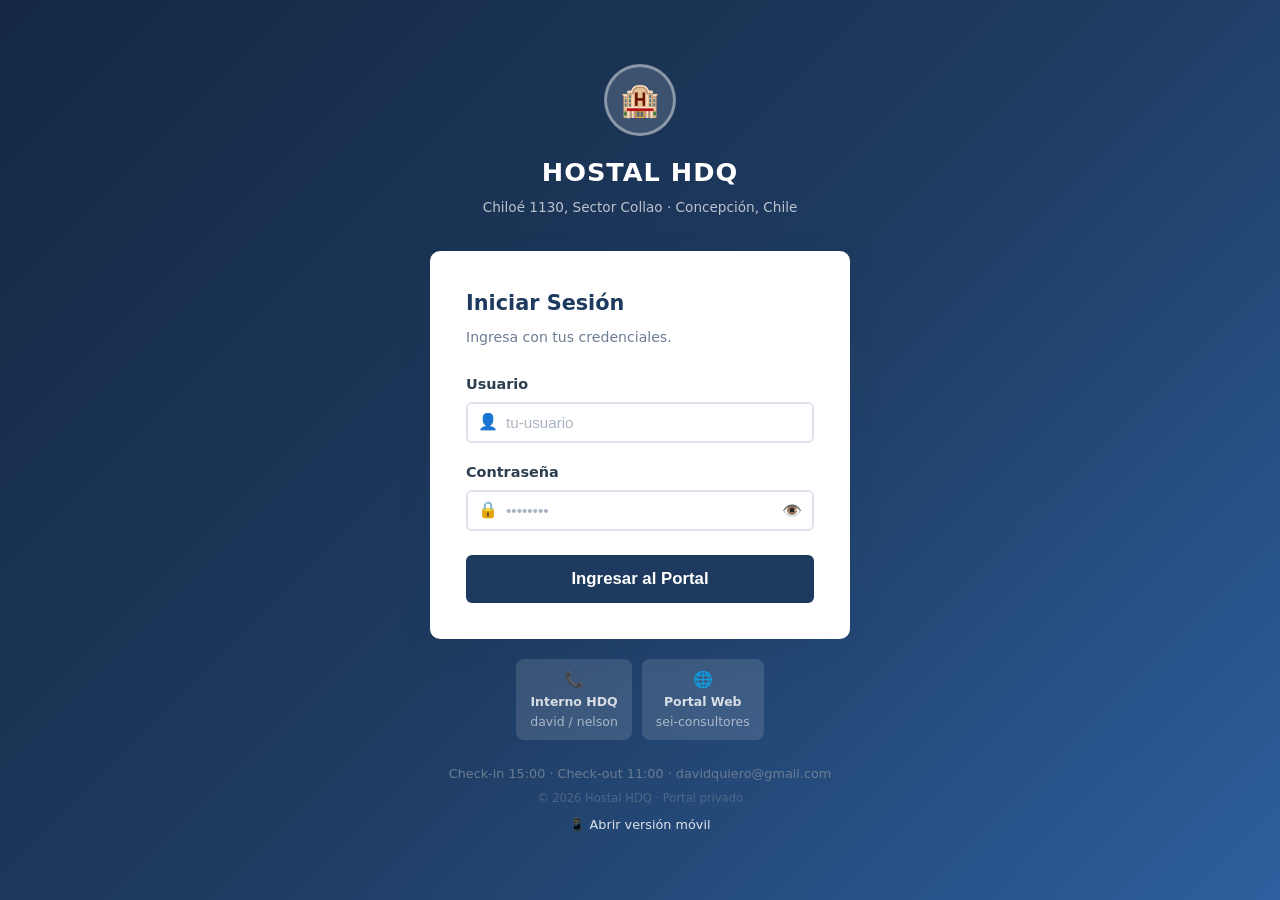
<file: index.html>
<!DOCTYPE html>
<html lang="es">
<head>
  <meta charset="UTF-8" />
  <meta name="viewport" content="width=device-width, initial-scale=1.0" />
  <title>Portal Corporativo — Hostal HDQ</title>
  <link rel="stylesheet" href="css/style.css" />
  <link rel="icon" type="image/svg+xml" href="data:image/svg+xml,<svg xmlns='http://www.w3.org/2000/svg' viewBox='0 0 100 100'><text y='.9em' font-size='90'>🏨</text></svg>" />
  <!-- Verificación temprana: sin parpadeo -->
  <script src="js/auth.js"></script>
  <script>
    /* En celulares se abre la versión móvil (movil/), salvo que el usuario haya
       elegido "Versión escritorio" desde ella en esta sesión del navegador. */
    (function () {
      var preferDesk = false;
      try { preferDesk = sessionStorage.getItem('hdq_prefer_desktop') === '1'; } catch (e) {}
      if (!preferDesk && window.matchMedia('(max-width: 768px) and (pointer: coarse)').matches) {
        window.location.replace('movil/');
      } else {
        AUTH.redirectIfLoggedIn();
      }
    })();
  </script>
</head>
<body class="login-page">

<div class="login-container">

  <div class="login-brand">
    <div class="logo-circle">🏨</div>
    <h1>HOSTAL HDQ</h1>
    <p class="subtitle">Chiloé 1130, Sector Collao · Concepción, Chile</p>
  </div>

  <div class="login-card">
    <h2>Iniciar Sesión</h2>
    <p class="welcome-text">Ingresa con tus credenciales.</p>

    <div id="login-alert"></div>

    <form id="login-form" novalidate>
      <div class="form-group">
        <label for="username">Usuario</label>
        <div class="input-icon-wrap">
          <span class="icon">👤</span>
          <input type="text" id="username" class="form-control"
                 placeholder="tu-usuario" autocomplete="username" spellcheck="false" />
        </div>
        <span class="form-error" id="username-error">Ingresa tu usuario.</span>
      </div>

      <div class="form-group">
        <label for="password">Contraseña</label>
        <div class="input-icon-wrap">
          <span class="icon">🔒</span>
          <input type="password" id="password" class="form-control"
                 placeholder="••••••••" autocomplete="current-password" />
          <button type="button" class="toggle-password" id="toggle-pass">👁️</button>
        </div>
        <span class="form-error" id="password-error">Ingresa tu contraseña.</span>
      </div>

      <div style="margin-top:24px;">
        <button type="submit" class="btn btn-primary btn-lg" id="btn-login">
          Ingresar al Portal
        </button>
      </div>
    </form>
  </div>

  <!-- Indicadores de entorno -->
  <div style="display:flex;gap:10px;justify-content:center;margin-top:20px;flex-wrap:wrap;">
    <div style="background:rgba(255,255,255,0.12);border-radius:8px;padding:8px 14px;
                color:rgba(255,255,255,0.8);font-size:0.78rem;text-align:center;">
      <div style="font-size:1rem;">📞</div>
      <div style="font-weight:700;">Interno HDQ</div>
      <div style="opacity:0.7;">david / nelson</div>
    </div>
    <div style="background:rgba(255,255,255,0.12);border-radius:8px;padding:8px 14px;
                color:rgba(255,255,255,0.8);font-size:0.78rem;text-align:center;">
      <div style="font-size:1rem;">🌐</div>
      <div style="font-weight:700;">Portal Web</div>
      <div style="opacity:0.7;">sei-consultores</div>
    </div>
  </div>

  <div class="login-footer">
    <p>Check-in 15:00 · Check-out 11:00 · davidquiero@gmail.com</p>
    <p style="margin-top:4px;font-size:0.72rem;opacity:0.6;">
      © 2026 Hostal HDQ · Portal privado
    </p>
    <p style="margin-top:8px;font-size:0.8rem;">
      <a href="movil/" style="color:rgba(255,255,255,0.85);">📱 Abrir versión móvil</a>
    </p>
  </div>
</div>

<script>
  /* auth.js ya cargó en el <head>, no hay que repetirlo */

  /* Toggle password */
  document.getElementById('toggle-pass').addEventListener('click', function () {
    const inp = document.getElementById('password');
    inp.type = inp.type === 'password' ? 'text' : 'password';
    this.textContent = inp.type === 'password' ? '👁️' : '🙈';
  });

  /* Submit */
  document.getElementById('login-form').addEventListener('submit', function (e) {
    e.preventDefault();
    clearAlert('login-alert');

    const username = document.getElementById('username').value.trim();
    const password = document.getElementById('password').value;
    let valid = true;

    if (!username) {
      document.getElementById('username').classList.add('error');
      document.getElementById('username-error').classList.add('show');
      valid = false;
    } else {
      document.getElementById('username').classList.remove('error');
      document.getElementById('username-error').classList.remove('show');
    }
    if (!password) {
      document.getElementById('password').classList.add('error');
      document.getElementById('password-error').classList.add('show');
      valid = false;
    } else {
      document.getElementById('password').classList.remove('error');
      document.getElementById('password-error').classList.remove('show');
    }
    if (!valid) return;

    const btn = document.getElementById('btn-login');
    btn.disabled = true;
    btn.innerHTML = '<span class="spinner"></span> Verificando...';

    setTimeout(() => {
      const result = AUTH.login(username, password);
      if (result.success) {
        btn.innerHTML = '✅ Acceso concedido...';
        setTimeout(() => { window.location.href = 'dashboard.html'; }, 400);
      } else {
        showAlert('login-alert', 'error', result.error || 'Credenciales incorrectas.');
        btn.disabled = false;
        btn.innerHTML = 'Ingresar al Portal';
        document.getElementById('password').value = '';
        document.getElementById('password').focus();
      }
    }, 500);
  });
</script>
</body>
</html>
</file>
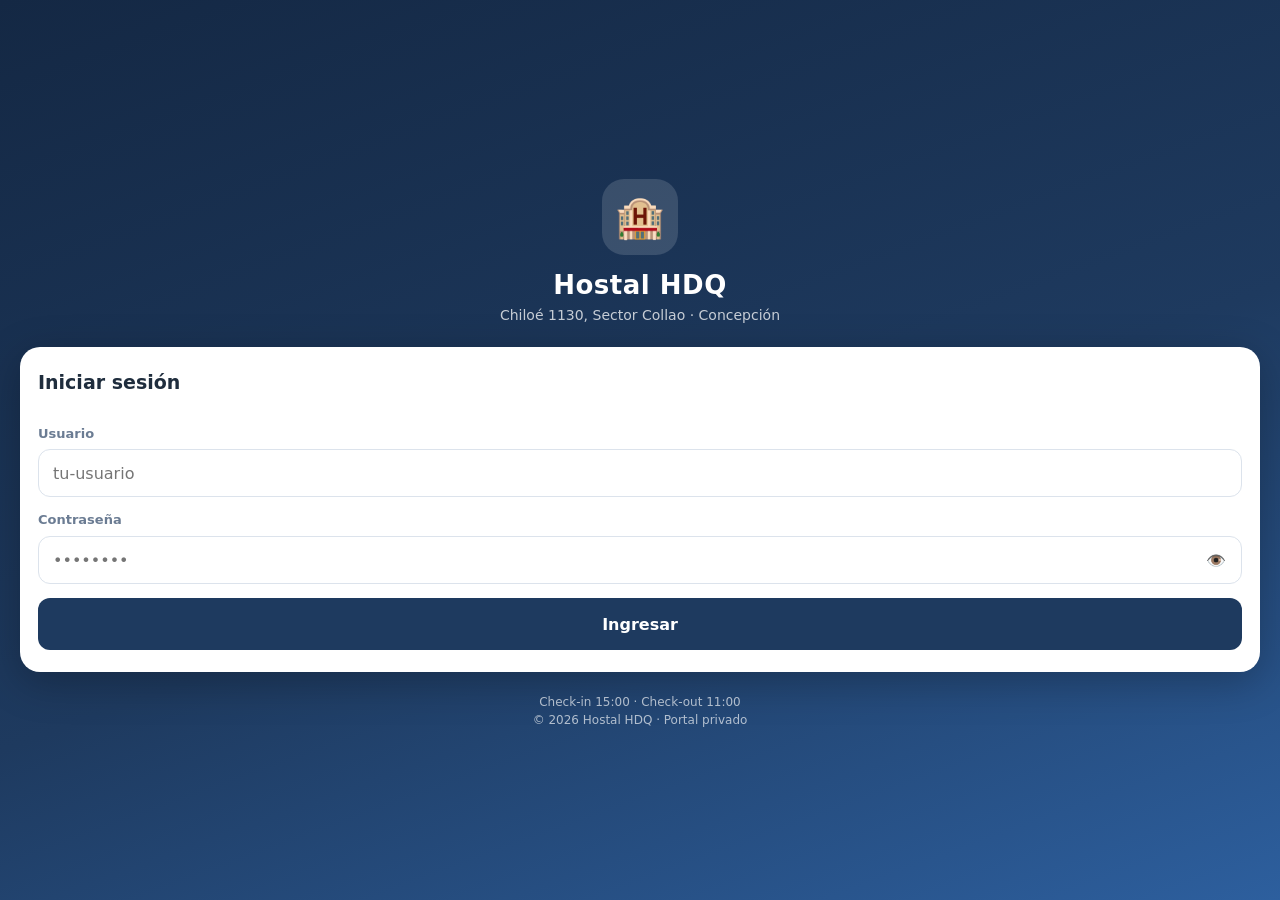
<file: movil/index.html>
<!DOCTYPE html>
<html lang="es">
<head>
  <meta charset="UTF-8" />
  <meta name="viewport" content="width=device-width, initial-scale=1, viewport-fit=cover" />
  <meta name="theme-color" content="#1e3a5f" />
  <meta name="apple-mobile-web-app-capable" content="yes" />
  <meta name="mobile-web-app-capable" content="yes" />
  <meta name="apple-mobile-web-app-status-bar-style" content="black-translucent" />
  <meta name="apple-mobile-web-app-title" content="HDQ" />
  <title>HDQ Móvil — Hostal HDQ</title>
  <link rel="manifest" href="manifest.webmanifest" />
  <link rel="icon" type="image/png" href="icon-192.png" />
  <link rel="apple-touch-icon" href="apple-touch-icon.png" />
  <link rel="stylesheet" href="app.css" />
</head>
<body>

<!-- ===== LOGIN ===== -->
<section id="login" class="login" hidden>
  <div class="login-brand">
    <div class="login-logo">🏨</div>
    <h1>Hostal HDQ</h1>
    <p>Chiloé 1130, Sector Collao · Concepción</p>
  </div>
  <form id="login-form" class="login-card" novalidate>
    <h2>Iniciar sesión</h2>
    <div id="login-alert"></div>
    <label class="field">
      <span>Usuario</span>
      <input type="text" id="lg-user" autocomplete="username" autocapitalize="none"
             spellcheck="false" placeholder="tu-usuario" required />
    </label>
    <label class="field">
      <span>Contraseña</span>
      <div class="pass-wrap">
        <input type="password" id="lg-pass" autocomplete="current-password" placeholder="••••••••" required />
        <button type="button" id="lg-toggle" class="pass-toggle" aria-label="Mostrar contraseña">👁️</button>
      </div>
    </label>
    <button type="submit" class="btn btn-primary btn-block btn-lg" id="lg-btn">Ingresar</button>
  </form>
  <p class="login-foot">Check-in 15:00 · Check-out 11:00<br>© 2026 Hostal HDQ · Portal privado</p>
</section>

<!-- ===== APP ===== -->
<div id="app" hidden>
  <header class="topbar">
    <div class="topbar-left">
      <button class="icon-btn" id="btn-back" hidden aria-label="Volver">‹</button>
      <div>
        <div class="topbar-title" id="topbar-title">HDQ</div>
        <div class="topbar-sub" id="topbar-sub"></div>
      </div>
    </div>
    <button class="icon-btn" id="btn-refresh" aria-label="Actualizar">⟳</button>
  </header>

  <div id="offline-banner" class="offline-banner" hidden>Sin conexión · mostrando datos guardados</div>

  <main id="view" class="view"></main>

  <nav class="tabbar" id="tabbar"></nav>
</div>

<!-- ===== BOTTOM SHEET ===== -->
<div id="sheet-backdrop" class="sheet-backdrop" hidden></div>
<div id="sheet" class="sheet" role="dialog" aria-modal="true" hidden>
  <div class="sheet-handle"></div>
  <div id="sheet-body" class="sheet-body"></div>
</div>

<div id="toast" class="toast" hidden></div>

<script src="../js/auth.js"></script>
<script src="../js/sheets.js"></script>
<script src="../js/reservas.js"></script>
<script src="app.js"></script>
</body>
</html>
</file>
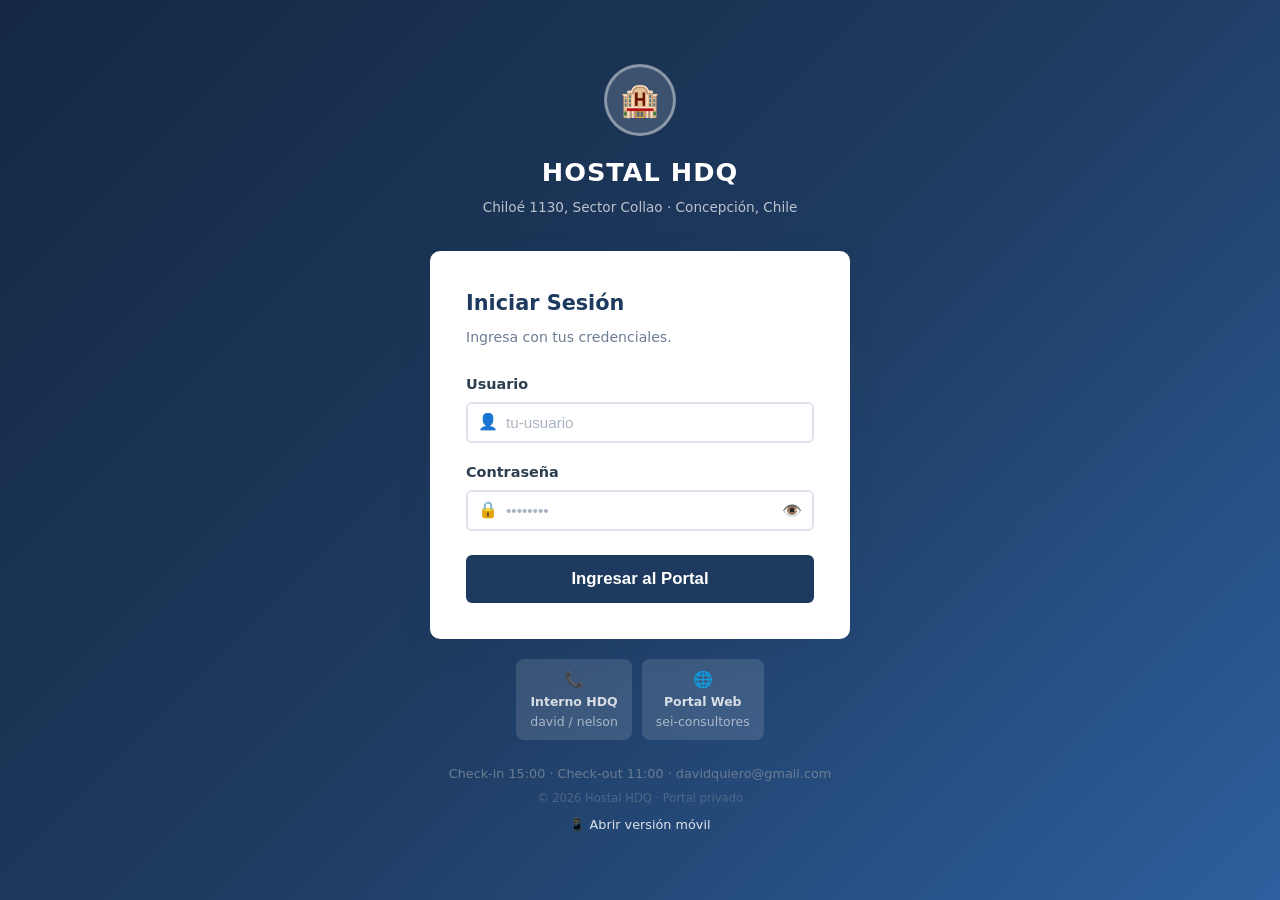
<file: admin.html>
<!DOCTYPE html>
<html lang="es" style="visibility:hidden">
<head>
  <meta charset="UTF-8" />
  <meta name="viewport" content="width=device-width, initial-scale=1.0" />
  <title>Panel Admin — Hostal HDQ</title>
  <link rel="stylesheet" href="css/style.css" />
  <link rel="icon" type="image/svg+xml" href="data:image/svg+xml,<svg xmlns='http://www.w3.org/2000/svg' viewBox='0 0 100 100'><text y='.9em' font-size='90'>🔧</text></svg>" />
  <script src="js/auth.js"></script>
  <script src="js/sheets.js"></script>
  <script>AUTH.requireAuth('owner');</script>
</head>
<body>
<div class="layout">

  <!-- ===== SIDEBAR ===== -->
  <aside class="sidebar" id="sidebar">
    <div class="sidebar-brand">
      <div class="logo">🔧 HDQ</div>
      <div class="client-name">Panel de Administración</div>
    </div>
    <nav class="sidebar-nav">
      <div class="nav-section">Vistas</div>
      <a href="#" class="nav-item active" id="nav-resumen"
         onclick="showView('view-resumen');return false;">
        <span class="nav-icon">📊</span> Resumen
      </a>
      <a href="#" class="nav-item" id="nav-todas"
         onclick="showView('view-todas');return false;">
        <span class="nav-icon">📋</span> Todas las Reservas
      </a>
      <a href="#" class="nav-item" id="nav-telefono"
         onclick="showView('view-telefono');return false;">
        <span class="nav-icon">📞</span> Teléfono
      </a>
      <a href="#" class="nav-item" id="nav-web"
         onclick="showView('view-web');return false;">
        <span class="nav-icon">🌐</span> Web
      </a>
      <a href="#" class="nav-item" id="nav-clientes"
         onclick="showView('view-clientes');return false;">
        <span class="nav-icon">👥</span> Clientes
      </a>
      <a href="#" class="nav-item" id="nav-ine"
         onclick="showView('view-ine');return false;">
        <span class="nav-icon">📄</span> Informe INE
      </a>
      <div class="nav-section" style="margin-top:12px;">Accesos</div>
      <a href="dashboard.html" class="nav-item">
        <span class="nav-icon">📊</span> Mi Dashboard
      </a>
      <a href="clientes.html" class="nav-item">
        <span class="nav-icon">👤</span> Clientes
      </a>
      <a href="reservar.html" class="nav-item">
        <span class="nav-icon">📅</span> Nueva Reserva
      </a>
      <a href="calendario.html" class="nav-item">
        <span class="nav-icon">🗓️</span> Calendario
      </a>
    </nav>
    <div class="sidebar-footer">
      <div class="user-info">
        <div class="user-avatar">👑</div>
        <div class="user-details">
          <div class="name">David</div>
          <div class="role">Dueño — Hostal HDQ</div>
        </div>
      </div>
      <button class="btn-logout" id="btn-logout">🚪 Cerrar Sesión</button>
    </div>
  </aside>
  <div class="sidebar-overlay" id="sidebar-overlay"></div>

  <!-- ===== MAIN ===== -->
  <div class="main-content">
    <header class="topbar">
      <div style="display:flex;align-items:center;gap:12px;">
        <button class="menu-toggle" id="menu-toggle">☰</button>
        <span class="topbar-title" id="topbar-title">Resumen General</span>
      </div>
      <div class="topbar-right">
        <span class="topbar-date" id="topbar-date"></span>
        <button class="btn btn-outline btn-sm" onclick="cargarDatos()">🔄 Actualizar</button>
        <button class="btn btn-accent btn-sm" onclick="exportarCSV()">📥 CSV</button>
      </div>
    </header>

    <main class="page-content">

      <!-- ============ VISTA: RESUMEN ============ -->
      <div id="view-resumen">
        <div class="page-header">
          <div>
            <h1>📊 Resumen General</h1>
            <p>Estadísticas globales de los 3 entornos.</p>
          </div>
        </div>

        <!-- Stats globales -->
        <div class="stats-grid" id="stats-globales"></div>

        <!-- Stats por origen -->
        <div style="display:grid;grid-template-columns:repeat(auto-fit,minmax(260px,1fr));gap:16px;margin-bottom:24px;">

          <!-- David -->
          <div class="card" style="border-top:4px solid #1e3a5f;">
            <div style="display:flex;align-items:center;gap:10px;margin-bottom:14px;">
              <span style="font-size:1.5rem;">👑</span>
              <div>
                <h3 style="color:#1e3a5f;">Teléfono — David</h3>
                <p style="font-size:0.8rem;">Reservas recibidas por llamado (tú)</p>
              </div>
            </div>
            <div id="stats-david"></div>
          </div>

          <!-- Nelson -->
          <div class="card" style="border-top:4px solid #6b21a8;">
            <div style="display:flex;align-items:center;gap:10px;margin-bottom:14px;">
              <span style="font-size:1.5rem;">📞</span>
              <div>
                <h3 style="color:#6b21a8;">Teléfono — Nelson</h3>
                <p style="font-size:0.8rem;">Reservas registradas por Nelson</p>
              </div>
            </div>
            <div id="stats-nelson"></div>
          </div>

          <!-- Web -->
          <div class="card" style="border-top:4px solid #065f46;">
            <div style="display:flex;align-items:center;gap:10px;margin-bottom:14px;">
              <span style="font-size:1.5rem;">🌐</span>
              <div>
                <h3 style="color:#065f46;">Portal Web</h3>
                <p style="font-size:0.8rem;">Reservas realizadas online</p>
              </div>
            </div>
            <div id="stats-web"></div>
          </div>
        </div>

        <!-- Disponibilidad HOY -->
        <div class="card" style="margin-bottom:24px;">
          <div class="card-header"
               style="display:flex;align-items:center;justify-content:space-between;">
            <div>
              <h2>🏠 Disponibilidad de Habitaciones</h2>
              <p style="font-size:0.85rem;margin-top:2px;">
                Estado actual · <span id="disp-fecha"></span>
              </p>
            </div>
            <div style="display:flex;gap:8px;align-items:center;flex-wrap:wrap;">
              <input type="date" id="disp-checkin"  class="form-control"
                     style="padding:6px 10px;font-size:0.82rem;max-width:140px;" />
              <span style="font-size:0.82rem;color:var(--text-muted);">→</span>
              <input type="date" id="disp-checkout" class="form-control"
                     style="padding:6px 10px;font-size:0.82rem;max-width:140px;" />
              <button class="btn btn-outline btn-sm"
                      onclick="consultarDisponibilidad()">🔍 Consultar</button>
            </div>
          </div>
          <div id="admin-disponibilidad-grid"></div>
        </div>

        <!-- Recientes -->
        <div class="card">
          <div class="card-header"
               style="display:flex;align-items:center;justify-content:space-between;">
            <div>
              <h2>📋 Últimas Reservas (todos los orígenes)</h2>
            </div>
            <button class="btn btn-outline btn-sm"
                    onclick="showView('view-todas')">Ver todas →</button>
          </div>
          <div id="tabla-recientes"></div>
        </div>
      </div>

      <!-- ============ VISTA: TODAS ============ -->
      <div id="view-todas" style="display:none;">
        <div class="page-header">
          <h1>📋 Todas las Reservas</h1>
        </div>
        <div class="card" style="margin-bottom:16px;padding:16px 20px;">
          <div class="filter-bar">
            <div>
              <label style="font-size:0.82rem;font-weight:600;display:block;margin-bottom:4px;">
                Buscar</label>
              <input type="text" id="filter-buscar" class="form-control"
                     placeholder="ID, huésped, email..." oninput="filtrar()"
                     style="min-width:220px;" />
            </div>
            <div>
              <label style="font-size:0.82rem;font-weight:600;display:block;margin-bottom:4px;">
                Estado</label>
              <select id="filter-estado" class="form-control" onchange="filtrar()">
                <option value="">Todos los estados</option>
                <option value="pendiente">Pendiente</option>
                <option value="confirmada">Confirmada</option>
                <option value="cancelada">Cancelada</option>
              </select>
            </div>
            <div>
              <label style="font-size:0.82rem;font-weight:600;display:block;margin-bottom:4px;">
                Origen</label>
              <select id="filter-origen" class="form-control" onchange="filtrar()">
                <option value="">Todos los orígenes</option>
                <option value="Teléfono-David">📞 David</option>
                <option value="Teléfono-Nelson">📞 Nelson</option>
                <option value="Web">🌐 Web</option>
              </select>
            </div>
            <div style="align-self:flex-end;">
              <button class="btn btn-outline btn-sm" onclick="resetFiltros()">✕ Limpiar</button>
            </div>
          </div>
        </div>
        <div class="card">
          <p id="contador-todas" style="font-size:0.85rem;color:var(--text-muted);
             margin-bottom:12px;"></p>
          <div id="tabla-todas"></div>
        </div>
      </div>

      <!-- ============ VISTA: TELÉFONO ============ -->
      <div id="view-telefono" style="display:none;">
        <div class="page-header">
          <h1>📞 Reservas por Teléfono</h1>
          <p>David + Nelson</p>
        </div>

        <div style="display:grid;grid-template-columns:1fr 1fr;gap:20px;margin-bottom:20px;"
             class="form-row">
          <div class="card">
            <div class="card-header"><h2 style="color:#1e3a5f;">👑 David</h2></div>
            <div id="tabla-david"></div>
          </div>
          <div class="card">
            <div class="card-header"><h2 style="color:#6b21a8;">📞 Nelson</h2></div>
            <div id="tabla-nelson"></div>
          </div>
        </div>
      </div>

      <!-- ============ VISTA: INFORME INE ============ -->
      <div id="view-ine" style="display:none;">

        <!-- Controles (se ocultan al imprimir) -->
        <div id="informe-acciones" style="margin-bottom:20px;">
          <div class="page-header">
            <div>
              <h1>📄 Informe Estadístico INE</h1>
              <p>Encuesta de Alojamiento Turístico · Hostal HDQ</p>
            </div>
            <div style="display:flex;gap:10px;flex-wrap:wrap;align-items:center;">
              <div id="selector-mes" style="display:flex;gap:8px;align-items:center;">
                <label style="font-size:0.85rem;font-weight:600;color:var(--text-muted);">Período:</label>
                <select id="ine-mes" class="form-control"
                        style="padding:7px 12px;" onchange="generarInformeINE()">
                  <option value="1">Enero</option><option value="2">Febrero</option>
                  <option value="3">Marzo</option><option value="4">Abril</option>
                  <option value="5">Mayo</option><option value="6">Junio</option>
                  <option value="7">Julio</option><option value="8">Agosto</option>
                  <option value="9">Septiembre</option><option value="10">Octubre</option>
                  <option value="11">Noviembre</option><option value="12">Diciembre</option>
                </select>
                <select id="ine-anio" class="form-control"
                        style="padding:7px 12px;" onchange="generarInformeINE()">
                  <!-- Se llena con JS -->
                </select>
              </div>
              <button id="btn-imprimir" class="btn btn-primary"
                      onclick="window.print()">🖨️ Imprimir / PDF</button>
              <button class="btn btn-outline btn-sm"
                      onclick="exportarINEcsv()">📥 CSV</button>
            </div>
          </div>
        </div>

        <!-- ===== INFORME (se imprime) ===== -->
        <div id="informe-ine-contenido">
          <!-- Se genera con JS -->
        </div>

      </div>


      <!-- ============ VISTA: CLIENTES ============ -->
      <div id="view-clientes" style="display:none;">
        <div class="page-header">
          <div>
            <h1>👥 Clientes</h1>
            <p>Busca un cliente por nombre, RUT o email para ver su historial.</p>
          </div>
        </div>

        <!-- Buscador -->
        <div class="card" style="margin-bottom:16px;padding:16px 20px;">
          <div style="display:flex;gap:10px;align-items:center;flex-wrap:wrap;">
            <div style="flex:1;min-width:220px;">
              <input type="text" id="cliente-buscar" class="form-control"
                     placeholder="🔍 Nombre, RUT o email..."
                     oninput="buscarCliente()" style="font-size:0.95rem;" />
            </div>
            <button class="btn btn-outline btn-sm" onclick="document.getElementById('cliente-buscar').value='';buscarCliente()">
              ✕ Limpiar
            </button>
          </div>
        </div>

        <!-- Lista de clientes -->
        <div id="clientes-lista" style="display:grid;grid-template-columns:repeat(auto-fill,minmax(280px,1fr));gap:12px;margin-bottom:20px;"></div>

        <!-- Ficha detalle del cliente -->
        <div id="cliente-ficha" style="display:none;"></div>
      </div>

      <!-- ============ VISTA: WEB ============ -->
      <div id="view-web" style="display:none;">
        <div class="page-header">
          <h1>🌐 Reservas Web</h1>
          <p>Reservas realizadas desde el portal online.</p>
        </div>
        <div class="card">
          <div id="tabla-web"></div>
        </div>
      </div>

    </main>
  </div>
</div>

<script src="js/auth.js"></script>
<script src="js/reservas.js"></script>
<script>
  const session = AUTH.getSession();
  if (session) {
    initLayout('admin');
    document.getElementById('btn-logout')?.addEventListener('click', () => AUTH.logout());

    /* Mobile sidebar */
    const mt = document.getElementById('menu-toggle');
    const sb = document.getElementById('sidebar');
    const ov = document.getElementById('sidebar-overlay');
    mt?.addEventListener('click', () => { sb.classList.toggle('open'); ov?.classList.toggle('show'); });
    ov?.addEventListener('click', () => { sb.classList.remove('open'); ov?.classList.remove('show'); });

    /* Fecha en topbar */
    const dateEl = document.getElementById('topbar-date');
    if (dateEl) dateEl.textContent = new Date().toLocaleDateString('es-CL',
      { weekday:'long', day:'numeric', month:'long', year:'numeric' });

    let _todas = [];

    function miniStats(reservas) {
      const total  = reservas.length;
      const pend   = reservas.filter(r => r.estado === 'pendiente').length;
      const conf   = reservas.filter(r => r.estado === 'confirmada').length;
      const ingr   = reservas.filter(r => r.estado !== 'cancelada').reduce((s,r) => s+(r.total||0), 0);
      return `
        <div style="display:grid;grid-template-columns:1fr 1fr;gap:8px;font-size:0.88rem;">
          <div style="background:#f8f9fa;border-radius:6px;padding:8px 10px;">
            📋 <strong>${total}</strong><br><span style="color:var(--text-muted);font-size:0.78rem;">Total</span>
          </div>
          <div style="background:#fef9e7;border-radius:6px;padding:8px 10px;">
            ⏳ <strong>${pend}</strong><br><span style="color:var(--text-muted);font-size:0.78rem;">Pendientes</span>
          </div>
          <div style="background:#eafaf1;border-radius:6px;padding:8px 10px;">
            ✅ <strong>${conf}</strong><br><span style="color:var(--text-muted);font-size:0.78rem;">Confirmadas</span>
          </div>
          <div style="background:#f5eef8;border-radius:6px;padding:8px 10px;">
            💰 <strong>${formatCLP(ingr)}</strong><br><span style="color:var(--text-muted);font-size:0.78rem;">Ingresos</span>
          </div>
        </div>`;
    }

    window.cambiarEstado = async function (id, estado) {
      const lbl = { confirmada:'confirmar', cancelada:'cancelar', pendiente:'reactivar' };
      if (!confirm(`¿Deseas ${lbl[estado]||estado} la reserva ${id}?`)) return;
      RESERVAS.updateEstado(id, estado);
      await SHEETS.updateEstado(id, estado);   // antes solo cambiaba en este navegador
      cargarDatos();
    };

    window.cargarDatos = function () {
      _todas = RESERVAS.getAll();
      const todas    = [..._todas].reverse();
      const david    = todas.filter(r => r.origen === 'Teléfono-David'  || r.origen === 'Teléfono');
      const nelson   = todas.filter(r => r.origen === 'Teléfono-Nelson');
      const web      = todas.filter(r => r.origen === 'Web');

      /* ── Stats globales ── */
      const statsG = RESERVAS.getStats();
      document.getElementById('stats-globales').innerHTML = `
        <div class="stat-card">
          <div class="stat-icon">📋</div>
          <div class="stat-info"><div class="value">${statsG.total}</div><div class="label">Total Reservas</div></div>
        </div>
        <div class="stat-card" style="border-left-color:var(--warning);">
          <div class="stat-icon" style="background:#fef9e7;">⏳</div>
          <div class="stat-info"><div class="value">${statsG.pendientes}</div><div class="label">Pendientes</div></div>
        </div>
        <div class="stat-card" style="border-left-color:var(--success);">
          <div class="stat-icon" style="background:#eafaf1;">✅</div>
          <div class="stat-info"><div class="value">${statsG.confirmadas}</div><div class="label">Confirmadas</div></div>
        </div>
        <div class="stat-card" style="border-left-color:#e74c3c;">
          <div class="stat-icon" style="background:#fdedec;">❌</div>
          <div class="stat-info"><div class="value">${statsG.canceladas}</div><div class="label">Canceladas</div></div>
        </div>
        <div class="stat-card" style="border-left-color:#8e44ad;">
          <div class="stat-icon" style="background:#f5eef8;">💰</div>
          <div class="stat-info"><div class="value">${formatCLP(statsG.ingresos)}</div><div class="label">Ingresos Totales</div></div>
        </div>
        <div class="stat-card" style="border-left-color:#1abc9c;">
          <div class="stat-icon" style="background:#e8f8f5;">🌙</div>
          <div class="stat-info"><div class="value">${statsG.noches}</div><div class="label">Noches Totales</div></div>
        </div>`;

      /* ── Stats por origen ── */
      document.getElementById('stats-david').innerHTML  = miniStats(david);
      document.getElementById('stats-nelson').innerHTML = miniStats(nelson);
      document.getElementById('stats-web').innerHTML    = miniStats(web);

      /* ── Tablas ── */
      renderReservasTable('tabla-recientes', todas.slice(0, 10),
        { showOrigen: true, showActions: true });

      renderReservasTable('tabla-todas', todas,
        { showOrigen: true, showActions: true });
      document.getElementById('contador-todas').textContent =
        `${todas.length} reservas en total`;

      renderReservasTable('tabla-david',  david.slice(0, 20),
        { showOrigen: false, showActions: true });
      renderReservasTable('tabla-nelson', nelson.slice(0, 20),
        { showOrigen: false, showActions: true });
      renderReservasTable('tabla-web',    web,
        { showOrigen: false, showActions: true });
    };

    /* ── Filtros vista "Todas" ── */
    window.filtrar = function () {
      const texto  = document.getElementById('filter-buscar')?.value.toLowerCase() || '';
      const estado = document.getElementById('filter-estado')?.value  || '';
      const origen = document.getElementById('filter-origen')?.value  || '';

      const filtradas = [..._todas].reverse().filter(r => {
        const mt = !texto  || r.id?.toLowerCase().includes(texto)
                           || r.huesped_nombre?.toLowerCase().includes(texto)
                           || r.huesped_email?.toLowerCase().includes(texto);
        const me = !estado || r.estado === estado;
        const mo = !origen || r.origen === origen;
        return mt && me && mo;
      });

      renderReservasTable('tabla-todas', filtradas, { showOrigen:true, showActions:true });
      document.getElementById('contador-todas').textContent =
        `${filtradas.length} de ${_todas.length} reservas`;
    };

    window.resetFiltros = function () {
      ['filter-buscar','filter-estado','filter-origen'].forEach(id => {
        const el = document.getElementById(id);
        if (el) el.value = '';
      });
      filtrar();
    };

    /* ── Navegación de vistas ── */
    const VIEWS = ['view-resumen','view-todas','view-telefono','view-clientes','view-web','view-ine'];
    const NAVS  = ['nav-resumen','nav-todas','nav-telefono','nav-clientes','nav-web','nav-ine'];
    const TITLES= {
      'view-resumen':   'Resumen General',
      'view-todas':     'Todas las Reservas',
      'view-telefono':  'Reservas por Teléfono',
      'view-clientes':  'Clientes',
      'view-web':       'Reservas Web',
      'view-ine':       'Informe Estadístico INE'
    };

    window.showView = function (viewId) {
      VIEWS.forEach(v => {
        document.getElementById(v).style.display = v === viewId ? 'block' : 'none';
      });
      NAVS.forEach(n => document.getElementById(n)?.classList.remove('active'));
      const navId = 'nav-' + viewId.replace('view-', '');
      document.getElementById(navId)?.classList.add('active');
      document.getElementById('topbar-title').textContent = TITLES[viewId] || '';
      /* Generar informe INE al abrir la vista */
      if (viewId === 'view-ine')      generarInformeINE();
      if (viewId === 'view-clientes') { buscarCliente(); }
    };

    /* ── Exportar CSV ── */
    window.exportarCSV = function () {
      const all = RESERVAS.getAll();
      if (!all.length) { alert('No hay reservas para exportar.'); return; }

      const hdr = ['ID','Origen','Registrado por','Cliente','Huésped','Email','Teléfono',
                   'Check-in','Check-out','Noches','Habitaciones','Desayunos',
                   'Subtotal Hab','Subtotal Desayunos','Descuento','Total','Estado','Fecha Reserva'];
      const rows = all.map(r => [
        r.id, r.origen, r.registrado_por, r.cliente,
        r.huesped_nombre, r.huesped_email, r.huesped_telefono,
        r.checkin, r.checkout, r.noches,
        (r.habitaciones||[]).map(h => `Hab.${h.numero}`).join(' | '),
        r.desayunos?.cantidad || 0,
        r.subtotal_habs || 0, r.subtotal_desayunos || 0,
        r.descuento_monto || 0, r.total, r.estado, r.fecha_reserva
      ]);

      const csv = [hdr, ...rows].map(row =>
        row.map(c => `"${String(c||'').replace(/"/g,'""')}"`).join(',')
      ).join('\n');

      const blob = new Blob(['﻿'+csv], { type:'text/csv;charset=utf-8;' });
      const url  = URL.createObjectURL(blob);
      const a    = document.createElement('a');
      a.href     = url;
      a.download = `reservas_hdq_${new Date().toISOString().split('T')[0]}.csv`;
      a.click();
      URL.revokeObjectURL(url);
    };

    /* ── Personas por habitación ── */
    window.generarInformeHabitaciones = function () {
      const reservas = RESERVAS.getAll().filter(r => r.estado !== 'cancelada');

      const stats = {};
      Object.keys(HABITACIONES).forEach(num => {
        stats[num] = { reservas: 0, noches: 0, personas: 0, ingresos: 0 };
      });

      reservas.forEach(r => {
        (r.habitaciones || []).forEach(h => {
          const num = String(h.numero);
          if (!stats[num]) return;
          const noches = r.noches || 0;
          stats[num].reservas++;
          stats[num].noches   += noches;
          /* Usar personas reales si están registradas, si no usar capacidad de la hab. */
          const personasReales = r.num_personas || (CAMAS[num] || 2);
          stats[num].personas += personasReales * noches;
          stats[num].ingresos += (HABITACIONES[num]?.precio || 0) * noches;
        });
      });

      const pisos = [
        { label:'🏠 Primer Piso',  nums:['101','102','103'] },
        { label:'🏠 Segundo Piso', nums:['201','202','203','204','205','206','207'] }
      ];

      let html = `
        <div class="table-wrapper">
          <table>
            <thead>
              <tr>
                <th>Hab.</th>
                <th>Tipo</th>
                <th>Capacidad</th>
                <th style="text-align:center;">Reservas</th>
                <th style="text-align:center;">Noches</th>
                <th style="text-align:center;">Personas est.</th>
                <th style="text-align:right;">Ingresos</th>
              </tr>
            </thead>
            <tbody>`;

      let totRes = 0, totNoch = 0, totPers = 0, totIng = 0;

      pisos.forEach(piso => {
        html += `<tr><td colspan="7" style="background:#f0f4f8;font-size:0.72rem;
                  font-weight:700;text-transform:uppercase;letter-spacing:1px;
                  color:var(--text-muted);padding:6px 14px;">${piso.label}</td></tr>`;

        piso.nums.forEach(num => {
          const h = HABITACIONES[num];
          const s = stats[num];
          const cap = CAMAS[num] || 2;
          totRes  += s.reservas;
          totNoch += s.noches;
          totPers += s.personas;
          totIng  += s.ingresos;

          const rowBg = s.reservas === 0 ? 'background:#fafafa;color:#aaa;' : '';
          html += `
            <tr style="${rowBg}">
              <td><strong>Hab. ${num}</strong></td>
              <td>${h?.tipo || '—'}</td>
              <td style="text-align:center;">${cap} personas</td>
              <td style="text-align:center;">
                <span style="font-weight:700;color:var(--primary);">${s.reservas}</span>
              </td>
              <td style="text-align:center;">
                <span style="font-weight:700;">${s.noches}</span>
                <span style="font-size:0.75rem;color:var(--text-muted);"> noche${s.noches!==1?'s':''}</span>
              </td>
              <td style="text-align:center;">
                <span style="font-weight:700;color:#065f46;">${s.personas}</span>
                <span style="font-size:0.75rem;color:var(--text-muted);"> pers.</span>
              </td>
              <td style="text-align:right;font-weight:700;color:var(--primary);">
                ${s.ingresos > 0 ? formatCLP(s.ingresos) : '—'}
              </td>
            </tr>`;
        });
      });

      html += `
            <tr style="background:#1e3a5f;color:#fff;font-weight:700;">
              <td colspan="3" style="padding:10px 14px;">TOTALES</td>
              <td style="text-align:center;">${totRes}</td>
              <td style="text-align:center;">${totNoch}</td>
              <td style="text-align:center;">${totPers}</td>
              <td style="text-align:right;">${formatCLP(totIng)}</td>
            </tr>
          </tbody>
        </table>
        </div>
        <p style="font-size:0.78rem;color:var(--text-muted);margin-top:10px;">
          * Personas = número ingresado al hacer la reserva × noches.
          Si no se registró, se usa la capacidad de la habitación.
          Solo incluye reservas activas (pendientes y confirmadas).
        </p>`;

      document.getElementById('tabla-habitaciones').innerHTML = html;
    };

    /* ================================================
       CLIENTES
       ================================================ */

    /* Construye un mapa de clientes únicos desde las reservas */
    function extraerClientes(reservas) {
      const map = {};
      reservas.forEach(r => {
        const key = (r.huesped_rut || r.huesped_email || r.huesped_nombre || '').toLowerCase().trim();
        if (!key) return;
        if (!map[key]) {
          map[key] = {
            nombre:   r.huesped_nombre   || '—',
            rut:      r.huesped_rut      || '',
            email:    r.huesped_email    || '',
            telefono: r.huesped_telefono || '',
            reservas: []
          };
        }
        /* Actualizar con los datos más recientes */
        if (r.huesped_nombre)   map[key].nombre   = r.huesped_nombre;
        if (r.huesped_rut)      map[key].rut      = r.huesped_rut;
        if (r.huesped_email)    map[key].email    = r.huesped_email;
        if (r.huesped_telefono) map[key].telefono = r.huesped_telefono;
        map[key].reservas.push(r);
      });
      return Object.values(map).sort((a, b) => a.nombre.localeCompare(b.nombre));
    }

    window.buscarCliente = function () {
      const q = (document.getElementById('cliente-buscar')?.value || '').toLowerCase().trim();
      const todos = extraerClientes(RESERVAS.getAll());
      const filtrados = q
        ? todos.filter(c =>
            c.nombre.toLowerCase().includes(q) ||
            c.rut.toLowerCase().includes(q) ||
            c.email.toLowerCase().includes(q))
        : todos;

      const listaEl = document.getElementById('clientes-lista');
      document.getElementById('cliente-ficha').style.display = 'none';

      if (!filtrados.length) {
        listaEl.innerHTML = `<div style="grid-column:1/-1;padding:30px;text-align:center;
          color:var(--text-muted);">No se encontraron clientes.</div>`;
        return;
      }

      listaEl.innerHTML = filtrados.map((c, i) => {
        const activas = c.reservas.filter(r => r.estado !== 'cancelada').length;
        const total   = c.reservas.reduce((s, r) => r.estado !== 'cancelada' ? s + (r.total || 0) : s, 0);
        return `
          <div onclick="verCliente(${i})" data-idx="${i}"
               style="background:#fff;border:2px solid var(--border);border-radius:10px;
                      padding:16px;cursor:pointer;transition:border-color .15s,box-shadow .15s;"
               onmouseover="this.style.borderColor='var(--accent)';this.style.boxShadow='var(--shadow)'"
               onmouseout="this.style.borderColor='var(--border)';this.style.boxShadow='none'">
            <div style="display:flex;align-items:center;gap:10px;margin-bottom:10px;">
              <div style="width:38px;height:38px;background:var(--accent-light);border-radius:50%;
                          display:flex;align-items:center;justify-content:center;
                          font-size:1.1rem;font-weight:800;color:var(--primary);">
                ${c.nombre.charAt(0).toUpperCase()}
              </div>
              <div>
                <div style="font-weight:700;color:var(--primary);font-size:0.95rem;">${c.nombre}</div>
                <div style="font-size:0.75rem;color:var(--text-muted);">${c.rut || 'Sin RUT'}</div>
              </div>
            </div>
            <div style="font-size:0.78rem;color:var(--text-muted);margin-bottom:6px;">
              ${c.email ? '📧 ' + c.email : ''}<br>
              ${c.telefono ? '📞 ' + c.telefono : ''}
            </div>
            <div style="display:flex;gap:8px;margin-top:8px;">
              <span style="background:#eff6ff;color:#1d4ed8;border-radius:20px;
                           padding:2px 10px;font-size:0.75rem;font-weight:700;">
                ${activas} reserva${activas !== 1 ? 's' : ''}
              </span>
              <span style="background:#f0fdf4;color:#166534;border-radius:20px;
                           padding:2px 10px;font-size:0.75rem;font-weight:700;">
                ${formatCLP(total)}
              </span>
            </div>
          </div>`;
      }).join('');

      /* Guardar lista filtrada para verCliente */
      window._clientesFiltrados = filtrados;
    };

    window.verCliente = function (idx) {
      const c = window._clientesFiltrados?.[idx];
      if (!c) return;

      const fichaEl = document.getElementById('cliente-ficha');
      const reservasOrden = [...c.reservas].reverse();
      const activas  = c.reservas.filter(r => r.estado !== 'cancelada');
      const totalGastado = activas.reduce((s, r) => s + (r.total || 0), 0);
      const totalNoches  = activas.reduce((s, r) => s + (r.noches || 0), 0);

      fichaEl.style.display = 'block';
      fichaEl.innerHTML = `
        <div class="card" style="margin-bottom:16px;">
          <div class="card-header" style="display:flex;align-items:center;justify-content:space-between;flex-wrap:wrap;gap:10px;">
            <div style="display:flex;align-items:center;gap:14px;">
              <div style="width:52px;height:52px;background:var(--primary);border-radius:50%;
                          display:flex;align-items:center;justify-content:center;
                          font-size:1.4rem;font-weight:800;color:#fff;">
                ${c.nombre.charAt(0).toUpperCase()}
              </div>
              <div>
                <h2 id="fc-nombre-display" style="margin-bottom:2px;">${c.nombre}</h2>
                <div style="font-size:0.82rem;color:var(--text-muted);" id="fc-rut-display">
                  ${c.rut || 'Sin RUT registrado'}
                </div>
              </div>
            </div>
            <button class="btn btn-outline btn-sm" onclick="toggleEditCliente()">✏️ Editar datos</button>
          </div>

          <!-- Datos de contacto (vista) -->
          <div id="fc-datos-vista" style="display:grid;grid-template-columns:repeat(auto-fit,minmax(200px,1fr));gap:12px;margin-top:16px;">
            <div style="background:#f8fafc;border-radius:8px;padding:12px 16px;">
              <div style="font-size:0.72rem;text-transform:uppercase;letter-spacing:.5px;color:var(--text-muted);margin-bottom:4px;">🪪 RUT</div>
              <div style="font-weight:700;">${c.rut || '—'}</div>
            </div>
            <div style="background:#f8fafc;border-radius:8px;padding:12px 16px;">
              <div style="font-size:0.72rem;text-transform:uppercase;letter-spacing:.5px;color:var(--text-muted);margin-bottom:4px;">📧 Email</div>
              <div style="font-weight:700;">${c.email || '—'}</div>
            </div>
            <div style="background:#f8fafc;border-radius:8px;padding:12px 16px;">
              <div style="font-size:0.72rem;text-transform:uppercase;letter-spacing:.5px;color:var(--text-muted);margin-bottom:4px;">📞 Teléfono</div>
              <div style="font-weight:700;">${c.telefono || '—'}</div>
            </div>
          </div>

          <!-- Formulario edición (oculto por defecto) -->
          <div id="fc-datos-form" style="display:none;margin-top:16px;">
            <div style="display:grid;grid-template-columns:repeat(auto-fit,minmax(200px,1fr));gap:12px;">
              <div class="form-group" style="margin:0;">
                <label style="font-size:0.78rem;">Nombre completo</label>
                <input type="text" id="fc-edit-nombre" class="form-control" value="${c.nombre}" />
              </div>
              <div class="form-group" style="margin:0;">
                <label style="font-size:0.78rem;">RUT</label>
                <input type="text" id="fc-edit-rut" class="form-control" value="${c.rut}"
                       placeholder="12.345.678-9" maxlength="12"
                       oninput="autoFormatRUT(this)" />
              </div>
              <div class="form-group" style="margin:0;">
                <label style="font-size:0.78rem;">Email</label>
                <input type="email" id="fc-edit-email" class="form-control" value="${c.email}" />
              </div>
              <div class="form-group" style="margin:0;">
                <label style="font-size:0.78rem;">Teléfono</label>
                <input type="tel" id="fc-edit-telefono" class="form-control" value="${c.telefono}" />
              </div>
            </div>
            <div style="display:flex;gap:10px;margin-top:14px;">
              <button class="btn btn-primary btn-sm" onclick="guardarDatosCliente()">💾 Guardar cambios</button>
              <button class="btn btn-outline btn-sm" onclick="toggleEditCliente()">Cancelar</button>
            </div>
            <div id="fc-msg" style="margin-top:8px;font-size:0.82rem;display:none;"></div>
          </div>

          <!-- Resumen stats -->
          <div style="display:flex;gap:12px;flex-wrap:wrap;margin-top:16px;padding-top:14px;border-top:1px solid var(--border);">
            <div style="background:#eff6ff;border-radius:8px;padding:10px 18px;text-align:center;">
              <div style="font-size:1.3rem;font-weight:800;color:#1d4ed8;">${c.reservas.length}</div>
              <div style="font-size:0.72rem;color:var(--text-muted);">Reservas totales</div>
            </div>
            <div style="background:#f0fdf4;border-radius:8px;padding:10px 18px;text-align:center;">
              <div style="font-size:1.3rem;font-weight:800;color:#166534;">${formatCLP(totalGastado)}</div>
              <div style="font-size:0.72rem;color:var(--text-muted);">Total gastado</div>
            </div>
            <div style="background:#fdf4ff;border-radius:8px;padding:10px 18px;text-align:center;">
              <div style="font-size:1.3rem;font-weight:800;color:#7e22ce;">${totalNoches}</div>
              <div style="font-size:0.72rem;color:var(--text-muted);">Noches en total</div>
            </div>
          </div>
        </div>

        <!-- Historial de reservas -->
        <div class="card">
          <div class="card-header"><h2>📋 Historial de Reservas</h2></div>
          <div id="fc-reservas-tabla"></div>
        </div>`;

      /* Guardar referencia al cliente actual para guardar cambios */
      window._clienteActual = c;
      window._clienteIdx    = idx;

      /* Renderizar tabla de historial */
      renderReservasTable('fc-reservas-tabla', reservasOrden,
        { showOrigen: true, showActions: true });

      /* Scroll hacia la ficha */
      fichaEl.scrollIntoView({ behavior: 'smooth', block: 'start' });
    };

    /* Toggle formulario edición */
    window.toggleEditCliente = function () {
      const vista = document.getElementById('fc-datos-vista');
      const form  = document.getElementById('fc-datos-form');
      const isOpen = form.style.display !== 'none';
      vista.style.display = isOpen ? 'grid' : 'none';
      form.style.display  = isOpen ? 'none' : 'block';
    };

    /* Guardar cambios del cliente en todas sus reservas */
    window.guardarDatosCliente = function () {
      const nombre   = document.getElementById('fc-edit-nombre')?.value.trim();
      const rut      = document.getElementById('fc-edit-rut')?.value.trim();
      const email    = document.getElementById('fc-edit-email')?.value.trim();
      const telefono = document.getElementById('fc-edit-telefono')?.value.trim();
      const msgEl    = document.getElementById('fc-msg');

      if (!nombre) {
        msgEl.style.display = 'block'; msgEl.style.color = '#b91c1c';
        msgEl.textContent = '⚠️ El nombre no puede estar vacío.'; return;
      }

      const c   = window._clienteActual;
      const all = RESERVAS.getAll();

      /* Actualizar en todas las reservas del cliente */
      c.reservas.forEach(r => {
        const i = all.findIndex(x => x.id === r.id);
        if (i < 0) return;
        if (nombre)   all[i].huesped_nombre   = nombre;
        if (rut)      all[i].huesped_rut      = rut;
        if (email)    all[i].huesped_email    = email;
        if (telefono) all[i].huesped_telefono = telefono;
      });

      localStorage.setItem('hdq_reservas', JSON.stringify(all));

      msgEl.style.display = 'block'; msgEl.style.color = '#166534';
      msgEl.textContent = '✅ Datos actualizados en ' + c.reservas.length + ' reserva(s).';

      /* Recargar datos y refrescar la ficha */
      _todas = RESERVAS.getAll();
      setTimeout(() => {
        buscarCliente();
        const nuevoIdx = window._clienteIdx;
        if (window._clientesFiltrados?.[nuevoIdx]) verCliente(nuevoIdx);
      }, 600);
    };

    cargarDatos();

    /* ── Disponibilidad inicial: HOY ── */
    const hoy      = new Date().toISOString().split('T')[0];
    const maniana  = new Date(Date.now() + 86400000).toISOString().split('T')[0];
    const dispCI   = document.getElementById('disp-checkin');
    const dispCO   = document.getElementById('disp-checkout');
    const dispFecha= document.getElementById('disp-fecha');
    if (dispCI)    dispCI.value  = hoy;
    if (dispCO)    dispCO.value  = maniana;
    if (dispFecha) dispFecha.textContent = new Date().toLocaleDateString('es-CL',
      { weekday:'long', day:'numeric', month:'long' });

    window.consultarDisponibilidad = async function () {
      const ci = document.getElementById('disp-checkin')?.value;
      const co = document.getElementById('disp-checkout')?.value;
      if (!ci || !co || co <= ci) {
        alert('Selecciona fechas válidas para consultar disponibilidad.');
        return;
      }
      document.getElementById('admin-disponibilidad-grid').innerHTML = `
        <div style="text-align:center;padding:20px;color:var(--text-muted);">
          <div class="spinner" style="border-color:rgba(30,58,95,0.2);
               border-top-color:var(--primary);width:22px;height:22px;
               margin:0 auto 8px;"></div>
          <p style="font-size:0.85rem;">Verificando disponibilidad...</p>
        </div>`;

      const ocupadas = await getOcupacion(ci, co);
      renderAdminDisponibilidad(ocupadas, ci, co);
    };

    function renderAdminDisponibilidad(ocupadas, ci, co) {
      const pisos = {
        'Primer Piso':  Object.entries(HABITACIONES).filter(([,h]) => h.piso === 1),
        'Segundo Piso': Object.entries(HABITACIONES).filter(([,h]) => h.piso === 2)
      };
      const noches  = Math.round((new Date(co) - new Date(ci)) / 86400000);
      const nLibres = Object.keys(HABITACIONES).length - ocupadas.size;

      let html = `
        <div class="disponibilidad-resumen" style="margin-bottom:16px;">
          <span class="disp-chip disp-chip-libre">🟢 ${nLibres} disponible${nLibres!==1?'s':''}</span>
          ${[...ocupadas.values()].filter(o=>o.estado==='pendiente').length > 0
            ? `<span class="disp-chip disp-chip-pending">⏳ ${[...ocupadas.values()].filter(o=>o.estado==='pendiente').length} pendiente${[...ocupadas.values()].filter(o=>o.estado==='pendiente').length!==1?'s':''}</span>` : ''}
          ${[...ocupadas.values()].filter(o=>o.estado==='confirmada').length > 0
            ? `<span class="disp-chip disp-chip-occupied">🔴 ${[...ocupadas.values()].filter(o=>o.estado==='confirmada').length} confirmada${[...ocupadas.values()].filter(o=>o.estado==='confirmada').length!==1?'s':''}</span>` : ''}
          <span style="font-size:0.82rem;color:var(--text-muted);margin-left:4px;">
            · ${formatDate(ci)} → ${formatDate(co)} (${noches} noche${noches!==1?'s':''})
          </span>
        </div>`;

      for (const [piso, habs] of Object.entries(pisos)) {
        html += `<div class="floor-section">
          <div class="floor-label">🏠 ${piso}</div>
          <div style="display:grid;grid-template-columns:repeat(auto-fill,minmax(200px,1fr));gap:8px;">`;

        for (const [num, h] of habs) {
          const occ = ocupadas.get(num);
          if (occ) {
            const isPend = occ.estado === 'pendiente';
            html += `
              <div style="background:${isPend?'#fffbeb':'#fef2f2'};border:2px solid ${isPend?'#f59e0b':'#ef4444'};
                          border-radius:8px;padding:10px 14px;display:flex;align-items:center;gap:10px;">
                <span style="font-size:1.4rem;">${isPend?'⏳':'🔴'}</span>
                <div>
                  <div style="font-weight:700;color:${isPend?'#92400e':'#991b1b'};">
                    Hab. ${num} — ${h.tipo}</div>
                  <div style="font-size:0.78rem;color:var(--text-muted);">
                    ${isPend?'Reservada (pendiente)':'Confirmada'}</div>
                  <div style="font-size:0.75rem;color:var(--text-muted);margin-top:2px;">
                    ${formatDate(occ.checkin)} → ${formatDate(occ.checkout)}</div>
                  <div style="font-size:0.72rem;margin-top:3px;">
                    <a href="#" onclick="cambiarEstado('${occ.id}','confirmada');return false;"
                       style="color:var(--success);font-weight:600;margin-right:8px;">✅ Confirmar</a>
                    <a href="#" onclick="cambiarEstado('${occ.id}','cancelada');return false;"
                       style="color:var(--danger);font-weight:600;">❌ Cancelar</a>
                  </div>
                </div>
              </div>`;
          } else {
            html += `
              <div style="background:#f0fdf4;border:2px solid #4ade80;border-radius:8px;
                          padding:10px 14px;display:flex;align-items:center;gap:10px;">
                <span style="font-size:1.4rem;">🟢</span>
                <div>
                  <div style="font-weight:700;color:#166534;">Hab. ${num} — ${h.tipo}</div>
                  <div style="font-size:0.78rem;color:var(--text-muted);">Disponible</div>
                  <div style="font-size:0.78rem;font-weight:700;color:var(--primary);margin-top:2px;">
                    ${formatCLP(h.precio)}/noche</div>
                </div>
              </div>`;
          }
        }
        html += `</div></div>`;
      }

      document.getElementById('admin-disponibilidad-grid').innerHTML = html;
    }

    consultarDisponibilidad();

    /* ================================================
       INFORME INE
       ================================================ */

    /* Camas por habitación (capacidad máxima) */
    const CAMAS = {
      '101':2, '102':4, '103':2,
      '201':4, '202':2, '203':2, '204':2, '205':3, '206':4, '207':4
    };
    const TOTAL_HABITACIONES = Object.keys(HABITACIONES).length;
    const TOTAL_CAMAS        = Object.values(CAMAS).reduce((s,c)=>s+c,0);

    const MESES_NOMBRE = ['','Enero','Febrero','Marzo','Abril','Mayo','Junio',
                          'Julio','Agosto','Septiembre','Octubre','Noviembre','Diciembre'];

    /* Llenar selector de años */
    (function () {
      const anioEl = document.getElementById('ine-anio');
      if (!anioEl) return;
      const anioActual = new Date().getFullYear();
      for (let a = anioActual; a >= anioActual - 3; a--) {
        const opt = document.createElement('option');
        opt.value = a; opt.textContent = a;
        anioEl.appendChild(opt);
      }
      /* Mes actual por defecto */
      const mesEl = document.getElementById('ine-mes');
      if (mesEl) mesEl.value = new Date().getMonth() + 1;
    })();

    window.generarInformeINE = async function () {
      const mes  = parseInt(document.getElementById('ine-mes')?.value)  || new Date().getMonth()+1;
      const anio = parseInt(document.getElementById('ine-anio')?.value) || new Date().getFullYear();
      const contenedor = document.getElementById('informe-ine-contenido');
      if (!contenedor) return;

      contenedor.innerHTML = `
        <div style="text-align:center;padding:30px;color:var(--text-muted);">
          <div class="spinner" style="border-color:rgba(30,58,95,0.2);
               border-top-color:var(--primary);width:24px;height:24px;
               margin:0 auto 10px;"></div>
          <p>Generando informe...</p>
        </div>`;

      /* Obtener reservas */
      const { reservas: todas } = await cargarReservasCloud();

      /* Filtrar: check-in dentro del mes, no canceladas */
      const delMes = todas.filter(r => {
        if (r.estado === 'cancelada' || !r.checkin) return false;
        const d = new Date(r.checkin);
        return d.getMonth() + 1 === mes && d.getFullYear() === anio;
      });

      /* ── Métricas globales ── */
      const llegadas        = delMes.length;
      const pernoctaciones  = delMes.reduce((s,r) => s + (r.noches||0), 0);
      const habitOcupadas   = delMes.reduce((s,r) => s + (r.habitaciones?.length||0), 0);
      const habitNochesTotal= delMes.reduce((s,r) => s + (r.noches||0)*(r.habitaciones?.length||0), 0);
      const ingresosNetos   = delMes.reduce((s,r) => s + (r.subtotal_habs||r.total||0), 0);
      const ingresosDesayun = delMes.reduce((s,r) => s + (r.subtotal_desayunos||0), 0);
      const descuentos      = delMes.reduce((s,r) => s + (r.descuento_monto||0), 0);
      const ingresosTotal   = delMes.reduce((s,r) => s + (r.total||0), 0);

      /* Días del mes */
      const diasMes         = new Date(anio, mes, 0).getDate();
      const habDispNoche    = TOTAL_HABITACIONES * diasMes; // hab-noches disponibles
      const tasaOcupacion   = habDispNoche > 0
        ? ((habitNochesTotal / habDispNoche) * 100).toFixed(1) : '0.0';

      /* ── Detalle por tipo de habitación ── */
      const porTipo = {};
      delMes.forEach(r => {
        (r.habitaciones||[]).forEach(h => {
          const key = h.tipo || 'Sin tipo';
          if (!porTipo[key]) porTipo[key] = { reservas:0, noches:0, ingresos:0 };
          porTipo[key].reservas++;
          porTipo[key].noches  += r.noches||0;
          porTipo[key].ingresos+= (h.precio||0)*(r.noches||0);
        });
      });

      /* ── Detalle por habitación (número) ── */
      const porHab = {};
      delMes.forEach(r => {
        (r.habitaciones||[]).forEach(h => {
          const n = String(h.numero);
          if (!porHab[n]) porHab[n] = { tipo:h.tipo, reservas:0, noches:0, ingresos:0 };
          porHab[n].reservas++;
          porHab[n].noches  += r.noches||0;
          porHab[n].ingresos+= (h.precio||0)*(r.noches||0);
        });
      });

      /* ── Origen ── */
      const porOrigen = { 'Teléfono':0, 'Web':0 };
      delMes.forEach(r => {
        if ((r.origen||'').includes('Teléfono')) porOrigen['Teléfono']++;
        else porOrigen['Web']++;
      });

      /* ── Generar HTML del informe ── */
      const hoy = new Date().toLocaleDateString('es-CL',
        { day:'2-digit', month:'2-digit', year:'numeric' });

      const filasTipoHTML = Object.entries(porTipo).map(([tipo, d]) => `
        <tr>
          <td>${tipo}</td>
          <td style="text-align:center;">${d.reservas}</td>
          <td style="text-align:center;">${d.noches}</td>
          <td style="text-align:right;">${formatCLP(d.ingresos)}</td>
          <td style="text-align:right;">${d.noches>0?formatCLP(Math.round(d.ingresos/d.noches)):'—'}</td>
        </tr>`).join('') || '<tr><td colspan="5" style="text-align:center;color:#999;">Sin datos</td></tr>';

      const filasHabHTML = Object.entries(porHab)
        .sort((a,b)=>Number(a[0])-Number(b[0]))
        .map(([num, d]) => `
          <tr>
            <td style="text-align:center;"><strong>${num}</strong></td>
            <td>${d.tipo}</td>
            <td style="text-align:center;">${CAMAS[num]||'—'}</td>
            <td style="text-align:center;">${d.reservas}</td>
            <td style="text-align:center;">${d.noches}</td>
            <td style="text-align:right;">${formatCLP(d.ingresos)}</td>
          </tr>`).join('') || '<tr><td colspan="6" style="text-align:center;color:#999;">Sin datos</td></tr>';

      /* ── Distribución semanal ── */
      const semanas = {};
      const diasNombre = ['Domingo','Lunes','Martes','Miércoles','Jueves','Viernes','Sábado'];
      const porDia = {};
      diasNombre.forEach(d => { porDia[d] = { llegadas:0, habs:0, noches:0 }; });

      delMes.forEach(r => {
        if (!r.checkin) return;
        const fecha  = new Date(r.checkin);
        const semNum = Math.ceil(fecha.getDate() / 7);
        const semKey = `Semana ${semNum}`;
        const dia    = diasNombre[fecha.getDay()];
        const nHabs  = r.habitaciones?.length || 0;
        const ingHab = r.subtotal_habs || 0;

        if (!semanas[semKey]) semanas[semKey] = { llegadas:0, habs:0, noches:0, ingresos:0 };
        semanas[semKey].llegadas++;
        semanas[semKey].habs    += nHabs;
        semanas[semKey].noches  += r.noches||0;
        semanas[semKey].ingresos+= ingHab;

        porDia[dia].llegadas++;
        porDia[dia].habs   += nHabs;
        porDia[dia].noches += r.noches||0;
      });

      const filasSemanasHTML = Object.entries(semanas).map(([sem, d]) => `
        <tr>
          <td>${sem}</td>
          <td style="text-align:center;">${d.llegadas}</td>
          <td style="text-align:center;">${d.habs}</td>
          <td style="text-align:center;">${d.noches}</td>
          <td style="text-align:right;">${formatCLP(d.ingresos)}</td>
        </tr>`).join('') ||
        '<tr><td colspan="5" style="text-align:center;color:#999;padding:16px;">Sin llegadas en el período</td></tr>';

      const filasXDiaHTML = diasNombre.map(dia => {
        const d = porDia[dia];
        return `
          <tr>
            <td>${dia}</td>
            <td style="text-align:center;">${d.llegadas || '—'}</td>
            <td style="text-align:center;">${d.habs    || '—'}</td>
            <td style="text-align:center;">${d.noches  || '—'}</td>
          </tr>`;
      }).join('');

      contenedor.innerHTML = `
        <div class="card" style="margin-bottom:20px;">

          <!-- ENCABEZADO -->
          <div class="informe-header">
            <div class="informe-logo-row">
              <div>
                <div class="informe-logo">🏨 HOSTAL HDQ</div>
                <div class="informe-subtitulo">Chiloé 1130, Sector Collao · Concepción, Biobío</div>
                <div class="informe-subtitulo">davidquiero@gmail.com · RUT: — · Código INE: —</div>
              </div>
              <div style="text-align:right;">
                <div class="informe-periodo">${MESES_NOMBRE[mes]} ${anio}</div>
                <div class="informe-subtitulo" style="margin-top:6px;">
                  Encuesta de Alojamiento Turístico (EAT)
                </div>
                <div class="informe-subtitulo">Emitido: ${hoy}</div>
              </div>
            </div>
          </div>

          <!-- CUADRO 1: KPIs principales -->
          <div class="informe-cuadro">
            <h3>Cuadro 1 — Resumen del Período</h3>
            <div class="informe-kpi-grid">
              <div class="informe-kpi" style="border-left-color:var(--primary);">
                <div class="kpi-val">${llegadas}</div>
                <div class="kpi-lbl">Llegadas (huéspedes)</div>
              </div>
              <div class="informe-kpi" style="border-left-color:#8e44ad;">
                <div class="kpi-val">${habitOcupadas}</div>
                <div class="kpi-lbl">Reservas de habitación</div>
              </div>
              <div class="informe-kpi" style="border-left-color:#1abc9c;">
                <div class="kpi-val">${pernoctaciones}</div>
                <div class="kpi-lbl">Pernoctaciones (noches totales)</div>
              </div>
              <div class="informe-kpi" style="border-left-color:var(--warning);">
                <div class="kpi-val">${habitNochesTotal}</div>
                <div class="kpi-lbl">Hab-noches ocupadas</div>
              </div>
              <div class="informe-kpi" style="border-left-color:var(--success);">
                <div class="kpi-val">${tasaOcupacion}%</div>
                <div class="kpi-lbl">Tasa de ocupación del mes</div>
              </div>
              <div class="informe-kpi" style="border-left-color:#e74c3c;">
                <div class="kpi-val">${TOTAL_HABITACIONES}</div>
                <div class="kpi-lbl">Habitaciones disponibles</div>
              </div>
            </div>
          </div>

          <!-- CUADRO 2: Ingresos -->
          <div class="informe-cuadro">
            <h3>Cuadro 2 — Ingresos del Período (CLP)</h3>
            <div class="table-wrapper">
              <table>
                <thead>
                  <tr>
                    <th>Concepto</th>
                    <th style="text-align:right;">Monto</th>
                    <th>Nota</th>
                  </tr>
                </thead>
                <tbody>
                  <tr>
                    <td><strong>Ingresos por habitaciones</strong></td>
                    <td style="text-align:right;"><strong>${formatCLP(ingresosNetos)}</strong></td>
                    <td style="font-size:0.82rem;color:var(--text-muted);">Valor neto alojamiento</td>
                  </tr>
                  <tr>
                    <td>Ingresos por desayunos</td>
                    <td style="text-align:right;">${formatCLP(ingresosDesayun)}</td>
                    <td style="font-size:0.82rem;color:var(--text-muted);">Servicio adicional</td>
                  </tr>
                  ${descuentos > 0 ? `
                  <tr style="color:#c0392b;">
                    <td>Descuentos aplicados</td>
                    <td style="text-align:right;">− ${formatCLP(descuentos)}</td>
                    <td style="font-size:0.82rem;">Convenios / promociones</td>
                  </tr>` : ''}
                  <tr style="background:var(--accent-light);">
                    <td><strong>TOTAL INGRESOS PERÍODO</strong></td>
                    <td style="text-align:right;"><strong style="font-size:1.05rem;">${formatCLP(ingresosTotal)}</strong></td>
                    <td style="font-size:0.82rem;color:var(--text-muted);">Incluye todos los servicios</td>
                  </tr>
                  <tr>
                    <td style="font-size:0.82rem;color:var(--text-muted);">
                      Ingreso promedio por llegada</td>
                    <td style="text-align:right;font-size:0.82rem;color:var(--text-muted);">
                      ${llegadas > 0 ? formatCLP(Math.round(ingresosNetos/llegadas)) : '—'}</td>
                    <td></td>
                  </tr>
                  <tr>
                    <td style="font-size:0.82rem;color:var(--text-muted);">
                      Ingreso promedio por noche</td>
                    <td style="text-align:right;font-size:0.82rem;color:var(--text-muted);">
                      ${pernoctaciones > 0 ? formatCLP(Math.round(ingresosNetos/pernoctaciones)) : '—'}</td>
                    <td></td>
                  </tr>
                </tbody>
              </table>
            </div>
            <p class="informe-nota">* Los ingresos por habitaciones excluyen desayunos y descuentos. Es el valor declarable para la EAT-INE.</p>
          </div>

          <!-- CUADRO 3: Por tipo de habitación -->
          <div class="informe-cuadro">
            <h3>Cuadro 3 — Detalle por Tipo de Habitación</h3>
            <div class="table-wrapper">
              <table>
                <thead>
                  <tr>
                    <th>Tipo</th>
                    <th style="text-align:center;">Reservas</th>
                    <th style="text-align:center;">Noches</th>
                    <th style="text-align:right;">Ingresos</th>
                    <th style="text-align:right;">Precio prom./noche</th>
                  </tr>
                </thead>
                <tbody>${filasTipoHTML}</tbody>
              </table>
            </div>
          </div>

          <!-- CUADRO 4: Por habitación -->
          <div class="informe-cuadro">
            <h3>Cuadro 4 — Ocupación por Habitación</h3>
            <div class="table-wrapper">
              <table>
                <thead>
                  <tr>
                    <th style="text-align:center;">N° Hab.</th>
                    <th>Tipo</th>
                    <th style="text-align:center;">Camas</th>
                    <th style="text-align:center;">Reservas</th>
                    <th style="text-align:center;">Noches</th>
                    <th style="text-align:right;">Ingresos</th>
                  </tr>
                </thead>
                <tbody>${filasHabHTML}</tbody>
              </table>
            </div>
            <p class="informe-nota">
              Capacidad total: ${TOTAL_HABITACIONES} habitaciones · ${TOTAL_CAMAS} camas ·
              Hab-noches disponibles en el mes: ${habDispNoche}
            </p>
          </div>

          <!-- CUADRO 5: Canal de reserva -->
          <div class="informe-cuadro">
            <h3>Cuadro 5 — Canal de Reserva</h3>
            <div class="table-wrapper">
              <table>
                <thead>
                  <tr><th>Canal</th><th style="text-align:center;">Llegadas</th><th style="text-align:center;">%</th></tr>
                </thead>
                <tbody>
                  <tr>
                    <td>📞 Teléfono (directo)</td>
                    <td style="text-align:center;">${porOrigen['Teléfono']}</td>
                    <td style="text-align:center;">
                      ${llegadas>0?((porOrigen['Teléfono']/llegadas)*100).toFixed(1)+'%':'—'}
                    </td>
                  </tr>
                  <tr>
                    <td>🌐 Portal Web</td>
                    <td style="text-align:center;">${porOrigen['Web']}</td>
                    <td style="text-align:center;">
                      ${llegadas>0?((porOrigen['Web']/llegadas)*100).toFixed(1)+'%':'—'}
                    </td>
                  </tr>
                  <tr style="background:var(--accent-light);">
                    <td><strong>Total</strong></td>
                    <td style="text-align:center;"><strong>${llegadas}</strong></td>
                    <td style="text-align:center;"><strong>100%</strong></td>
                  </tr>
                </tbody>
              </table>
            </div>
          </div>

          <!-- CUADRO 6: Distribución semanal -->
          <div class="informe-cuadro">
            <h3>Cuadro 6 — Distribución Semanal de Llegadas</h3>
            <div class="table-wrapper">
              <table>
                <thead>
                  <tr>
                    <th>Semana</th>
                    <th style="text-align:center;">Llegadas</th>
                    <th style="text-align:center;">Hab. ocupadas</th>
                    <th style="text-align:center;">Noches</th>
                    <th style="text-align:right;">Ingresos alojamiento</th>
                  </tr>
                </thead>
                <tbody>${filasSemanasHTML}</tbody>
              </table>
            </div>
          </div>

          <!-- CUADRO 7: Resumen día de llegada -->
          <div class="informe-cuadro">
            <h3>Cuadro 7 — Llegadas por Día de la Semana</h3>
            <div class="table-wrapper">
              <table>
                <thead>
                  <tr>
                    <th>Día</th>
                    <th style="text-align:center;">Llegadas</th>
                    <th style="text-align:center;">Hab. ocupadas</th>
                    <th style="text-align:center;">Noches</th>
                  </tr>
                </thead>
                <tbody>${filasXDiaHTML}</tbody>
              </table>
            </div>
          </div>

          <!-- FIRMA -->
          <div class="firma-row">
            <div class="firma-box">
              <br>Responsable del establecimiento
            </div>
            <div class="firma-box">
              <br>Cargo
            </div>
            <div class="firma-box">
              <br>Fecha de envío al INE
            </div>
          </div>

        </div>`;

      /* Guardar datos para exportación CSV */
      window._ineData = { mes, anio, delMes, ingresosNetos, ingresosTotal, descuentos };
    };

    /* Exportar CSV del informe INE */
    window.exportarINEcsv = function () {
      const d = window._ineData;
      if (!d) { alert('Genera el informe primero.'); return; }

      /* Solo cantidades — sin datos personales */
      const hdr = ['Check-in','Check-out','Noches',
                   'N° Habitaciones','Tipos de Habitación',
                   'N° Desayunos','Ingresos Alojamiento',
                   'Ingresos Desayunos','Descuento','Total','Estado','Canal'];

      const rows = d.delMes.map(r => [
        r.checkin, r.checkout, r.noches,
        r.habitaciones?.length || 0,
        (r.habitaciones||[]).map(h => h.tipo).join(' | '),
        r.desayunos?.cantidad || 0,
        r.subtotal_habs       || 0,
        r.subtotal_desayunos  || 0,
        r.descuento_monto     || 0,
        r.total               || 0,
        r.estado,
        (r.origen||'').includes('Teléfono') ? 'Teléfono' : 'Web'
      ]);

      const csv = [hdr, ...rows]
        .map(row => row.map(c=>`"${String(c||'').replace(/"/g,'""')}"`).join(','))
        .join('\n');

      const blob = new Blob(['﻿'+csv], { type:'text/csv;charset=utf-8;' });
      const url  = URL.createObjectURL(blob);
      const a    = document.createElement('a');
      a.href = url;
      a.download = `INE_HostalHDQ_${MESES_NOMBRE[d.mes]}_${d.anio}.csv`;
      a.click();
      URL.revokeObjectURL(url);
    };

    consultarDisponibilidad();
  }
</script>
</body>
</html>
</file>
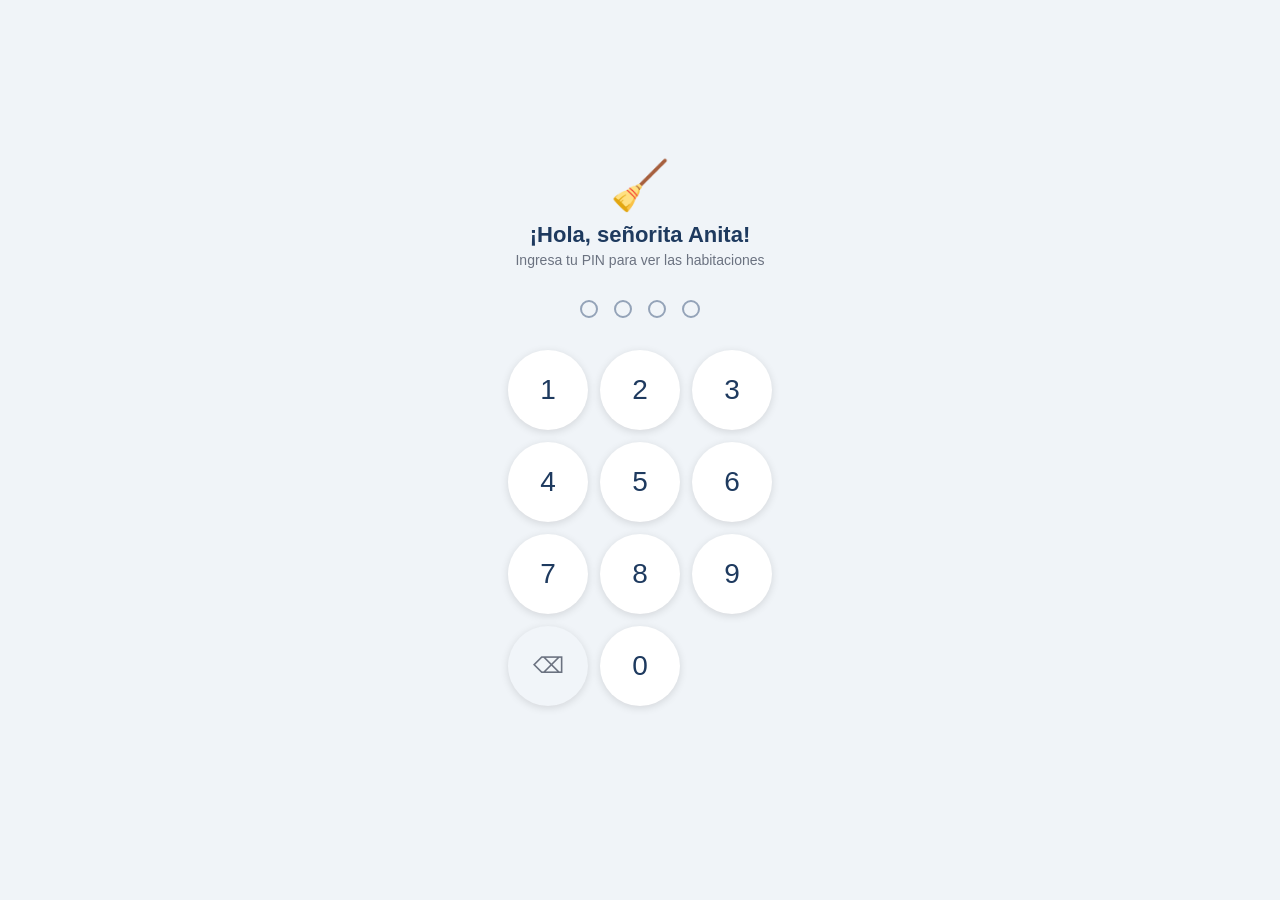
<file: aseo.html>
<!DOCTYPE html>
<html lang="es">
<head>
  <meta charset="UTF-8">
  <meta name="viewport" content="width=device-width, initial-scale=1, maximum-scale=1, user-scalable=no">
  <title>Aseo — Hostal HDQ</title>
  <style>
    * { box-sizing: border-box; margin: 0; padding: 0; -webkit-tap-highlight-color: transparent; }
    body { font-family: -apple-system, BlinkMacSystemFont, 'Segoe UI', sans-serif; background: #f0f4f8; min-height: 100vh; }

    /* ── PIN SCREEN ── */
    #pin-screen {
      display: flex; flex-direction: column; align-items: center; justify-content: center;
      min-height: 100vh; padding: 24px;
    }
    .pin-logo { font-size: 48px; margin-bottom: 8px; }
    .pin-title { font-size: 22px; font-weight: 600; color: #1e3a5f; margin-bottom: 4px; }
    .pin-sub   { font-size: 14px; color: #6b7280; margin-bottom: 32px; }
    .pin-dots  { display: flex; gap: 16px; margin-bottom: 32px; }
    .pin-dot   { width: 18px; height: 18px; border-radius: 50%; border: 2.5px solid #94a3b8; background: transparent; transition: background 0.15s; }
    .pin-dot.filled { background: #1e3a5f; border-color: #1e3a5f; }
    .pin-dot.error  { background: #e24b4a; border-color: #e24b4a; }
    .pin-grid { display: grid; grid-template-columns: repeat(3, 80px); gap: 12px; margin-bottom: 16px; }
    .pin-btn {
      width: 80px; height: 80px; border-radius: 50%; border: none;
      background: #fff; font-size: 28px; font-weight: 500; color: #1e3a5f;
      box-shadow: 0 2px 8px rgba(0,0,0,.12); cursor: pointer; transition: background 0.1s, transform 0.1s;
    }
    .pin-btn:active { background: #e2e8f0; transform: scale(0.93); }
    .pin-btn.del    { font-size: 22px; color: #6b7280; background: #f1f5f9; }
    .pin-error { font-size: 14px; color: #e24b4a; min-height: 20px; text-align: center; }
    @keyframes shake {
      0%,100% { transform: translateX(0); }
      20%,60%  { transform: translateX(-8px); }
      40%,80%  { transform: translateX(8px); }
    }
    .shake { animation: shake 0.4s ease; }

    /* ── MAIN VIEW ── */
    #main-view { display: none; }
    .top-bar {
      background: #1e3a5f; color: #fff; padding: 20px 16px 16px;
      display: flex; align-items: center; justify-content: space-between;
    }
    .top-bar-info .hostal { font-size: 11px; letter-spacing: 1px; opacity: 0.6; text-transform: uppercase; }
    .top-bar-info .titulo { font-size: 20px; font-weight: 600; }
    .top-bar-info .fecha  { font-size: 13px; color: #b5d4f4; margin-top: 2px; }
    .refresh-btn {
      background: rgba(255,255,255,.15); border: none; border-radius: 50%;
      width: 40px; height: 40px; font-size: 20px; cursor: pointer; color: #fff;
      display: flex; align-items: center; justify-content: center;
    }
    .refresh-btn:active { background: rgba(255,255,255,.3); }
    @keyframes spin { to { transform: rotate(360deg); } }
    .spin { animation: spin 0.7s linear infinite; }

    .content { padding: 16px; display: flex; flex-direction: column; gap: 8px; }

    .seccion-label {
      font-size: 11px; font-weight: 700; letter-spacing: 1px; text-transform: uppercase;
      color: #6b7280; padding: 8px 4px 4px;
    }

    .hab-card {
      border-radius: 14px; padding: 16px; display: flex; align-items: center;
      gap: 14px; cursor: default;
    }
    .hab-card.rojo   { background: #fcebeb; border: 1px solid #f7c1c1; }
    .hab-card.ambar  { background: #faeeda; border: 1px solid #fac775; }
    .hab-card.verde  { background: #eaf3de; border: 1px solid #c0dd97; }
    .hab-card.gris   { background: #f1f5f9; border: 1px solid #e2e8f0; }

    .hab-icono {
      width: 52px; height: 52px; border-radius: 12px; flex-shrink: 0;
      display: flex; align-items: center; justify-content: center; font-size: 24px;
    }
    .rojo  .hab-icono { background: #e24b4a; }
    .ambar .hab-icono { background: #ba7517; }
    .verde .hab-icono { background: #3b6d11; }
    .gris  .hab-icono { background: #94a3b8; }

    .hab-info { flex: 1; }
    .hab-num  { font-size: 19px; font-weight: 700; }
    .rojo  .hab-num { color: #a32d2d; }
    .ambar .hab-num { color: #854f0b; }
    .verde .hab-num { color: #27500a; }
    .gris  .hab-num { color: #475569; }

    .hab-det  { font-size: 13px; margin-top: 2px; }
    .rojo  .hab-det { color: #a32d2d; }
    .ambar .hab-det { color: #854f0b; }
    .verde .hab-det { color: #27500a; }
    .gris  .hab-det { color: #64748b; }

    .hab-badge {
      font-size: 11px; font-weight: 700; padding: 3px 10px; border-radius: 20px; white-space: nowrap;
    }
    .rojo  .hab-badge { background: #e24b4a; color: #fff; }
    .ambar .hab-badge { background: #ba7517; color: #fff; }
    .verde .hab-badge { background: #3b6d11; color: #fff; }

    .actualizado {
      text-align: center; font-size: 12px; color: #94a3b8; padding: 12px 0 24px;
    }
    .cerrar-btn {
      display: block; margin: 0 auto 24px; background: none; border: 1px solid #cbd5e1;
      color: #64748b; border-radius: 10px; padding: 10px 28px; font-size: 14px; cursor: pointer;
    }
    .loading { text-align: center; padding: 40px 0; font-size: 15px; color: #6b7280; }
    .empty-msg { text-align: center; padding: 12px; color: #9ca3af; font-size: 14px; }
  </style>
</head>
<body>

<!-- ══════════ PANTALLA PIN ══════════ -->
<div id="pin-screen">
  <div class="pin-logo">🧹</div>
  <div class="pin-title">¡Hola, señorita Anita!</div>
  <div class="pin-sub">Ingresa tu PIN para ver las habitaciones</div>
  <div class="pin-dots" id="pin-dots">
    <div class="pin-dot" id="d0"></div>
    <div class="pin-dot" id="d1"></div>
    <div class="pin-dot" id="d2"></div>
    <div class="pin-dot" id="d3"></div>
  </div>
  <div class="pin-grid">
    <button class="pin-btn" onclick="pinPresionar('1')">1</button>
    <button class="pin-btn" onclick="pinPresionar('2')">2</button>
    <button class="pin-btn" onclick="pinPresionar('3')">3</button>
    <button class="pin-btn" onclick="pinPresionar('4')">4</button>
    <button class="pin-btn" onclick="pinPresionar('5')">5</button>
    <button class="pin-btn" onclick="pinPresionar('6')">6</button>
    <button class="pin-btn" onclick="pinPresionar('7')">7</button>
    <button class="pin-btn" onclick="pinPresionar('8')">8</button>
    <button class="pin-btn" onclick="pinPresionar('9')">9</button>
    <button class="pin-btn del" onclick="pinBorrar()">⌫</button>
    <button class="pin-btn" onclick="pinPresionar('0')">0</button>
    <div></div>
  </div>
  <div class="pin-error" id="pin-error"></div>
</div>

<!-- ══════════ VISTA PRINCIPAL ══════════ -->
<div id="main-view">
  <div class="top-bar">
    <div class="top-bar-info">
      <div class="hostal">Hola, señorita Anita 🧹</div>
      <div class="titulo">Aseo del día</div>
      <div class="fecha" id="fecha-hoy"></div>
    </div>
    <button class="refresh-btn" id="refresh-btn" onclick="cargarDatos()" title="Actualizar">↻</button>
  </div>
  <div class="content" id="contenido">
    <div class="loading">Cargando habitaciones…</div>
  </div>
  <div class="actualizado" id="actualizado"></div>
  <button class="cerrar-btn" onclick="cerrarSesion()">Cerrar sesión</button>
</div>

<script src="js/sheets.js"></script>
<script>
/* ── Configuración ── */
const PIN_CORRECTO = '2580';   /* ← David puede cambiar este PIN */
const AUTH_KEY     = 'hdq_aseo_auth';
const HAB_KEY      = 'hdq_reservas';

const HABS = {
  '101': { tipo: 'Doble',         piso: 1 },
  '102': { tipo: 'Cuádruple',     piso: 1 },
  '103': { tipo: 'Doble 2 Camas', piso: 1 },
  '201': { tipo: 'Cuádruple',     piso: 2 },
  '202': { tipo: 'Matrimonial',   piso: 2 },
  '203': { tipo: 'Matrimonial',   piso: 2 },
  '204': { tipo: '2 Camas',       piso: 2 },
  '205': { tipo: 'Triple',        piso: 2 },
  '206': { tipo: 'Cuádruple',     piso: 2 },
  '207': { tipo: 'Cuádruple',     piso: 2 }
};

/* ── Helpers de fecha ── */
function fechaLocal(offset = 0) {
  const d = new Date();
  d.setDate(d.getDate() + offset);
  return d.toISOString().slice(0, 10);
}
function formatFechaLarga(iso) {
  const [y, m, d] = iso.split('-');
  const dias  = ['Domingo','Lunes','Martes','Miércoles','Jueves','Viernes','Sábado'];
  const meses = ['Enero','Febrero','Marzo','Abril','Mayo','Junio','Julio','Agosto','Septiembre','Octubre','Noviembre','Diciembre'];
  const fecha = new Date(y, m - 1, d);
  return `${dias[fecha.getDay()]} ${parseInt(d)} de ${meses[parseInt(m)-1]}`;
}

/* ── PIN ── */
let pinActual = '';

function pinPresionar(d) {
  if (pinActual.length >= 4) return;
  pinActual += d;
  actualizarPuntos();
  if (pinActual.length === 4) verificarPin();
}
function pinBorrar() {
  pinActual = pinActual.slice(0, -1);
  actualizarPuntos();
  document.getElementById('pin-error').textContent = '';
}
function actualizarPuntos(error = false) {
  for (let i = 0; i < 4; i++) {
    const dot = document.getElementById('d' + i);
    dot.classList.toggle('filled', i < pinActual.length);
    dot.classList.toggle('error', error);
  }
}
function verificarPin() {
  if (pinActual === PIN_CORRECTO) {
    localStorage.setItem(AUTH_KEY, '1');
    mostrarVistaPrincipal();
  } else {
    actualizarPuntos(true);
    document.getElementById('pin-dots').classList.add('shake');
    document.getElementById('pin-error').textContent = 'PIN incorrecto';
    setTimeout(() => {
      document.getElementById('pin-dots').classList.remove('shake');
      pinActual = '';
      actualizarPuntos();
    }, 600);
  }
}
function cerrarSesion() {
  localStorage.removeItem(AUTH_KEY);
  document.getElementById('main-view').style.display = 'none';
  document.getElementById('pin-screen').style.display = 'flex';
  pinActual = '';
  actualizarPuntos();
}

/* ── Mostrar vista principal ── */
function mostrarVistaPrincipal() {
  document.getElementById('pin-screen').style.display  = 'none';
  document.getElementById('main-view').style.display   = 'block';
  const hoy = fechaLocal();
  document.getElementById('fecha-hoy').textContent = formatFechaLarga(hoy);
  cargarDatos();
}

/* ── Carga de datos ── */
async function cargarDatos() {
  const btn = document.getElementById('refresh-btn');
  btn.classList.add('spin');

  let reservas = [];
  try {
    if (typeof SHEETS !== 'undefined' && SHEETS.isConfigured()) {
      const data = await SHEETS.getAll();
      if (data && Array.isArray(data)) reservas = data;
    }
  } catch(e) {}

  if (!reservas.length) {
    try { reservas = JSON.parse(localStorage.getItem(HAB_KEY) || '[]'); } catch(e) {}
  }

  btn.classList.remove('spin');
  renderAseo(reservas);
  const ahora = new Date();
  document.getElementById('actualizado').textContent =
    'Actualizado a las ' + ahora.getHours().toString().padStart(2,'0') + ':' + ahora.getMinutes().toString().padStart(2,'0');
}

/* ── Lógica de aseo ── */
function renderAseo(reservas) {
  const hoy   = fechaLocal(0);
  const mana  = fechaLocal(1);
  const activas = reservas.filter(r => r.estado !== 'cancelada');

  const grupos = { checkout: [], preparar: [], ocupada: [], libre: [] };

  Object.keys(HABS).forEach(num => {
    const relacionadas = activas.filter(r =>
      (r.habitaciones || []).some(h => String(h.numero) === num)
    );

    const salidaHoy  = relacionadas.find(r => r.checkout === hoy);
    const entradaMana = relacionadas.find(r => r.checkin  === mana);
    const ocupadaAhora = relacionadas.find(r => r.checkin <= hoy && r.checkout > hoy && r.checkout !== hoy);

    if (salidaHoy) {
      grupos.checkout.push({ num, h: HABS[num], reserva: salidaHoy, siguiente: entradaMana });
    } else if (entradaMana) {
      grupos.preparar.push({ num, h: HABS[num], reserva: entradaMana });
    } else if (ocupadaAhora) {
      grupos.ocupada.push({ num, h: HABS[num], reserva: ocupadaAhora });
    } else {
      grupos.libre.push({ num, h: HABS[num] });
    }
  });

  let html = '';

  if (grupos.checkout.length) {
    html += `<div class="seccion-label">🔴 Se van — cambio de sábanas</div>`;
    grupos.checkout.forEach(({ num, h, reserva, siguiente }) => {
      const nombre = reserva.huesped_nombre || reserva.cliente || '—';
      const det = siguiente
        ? `Salió: ${nombre} · Entra mañana: ${siguiente.huesped_nombre || siguiente.cliente}`
        : `Salió: ${nombre}`;
      html += tarjeta('rojo', '🛏️', num, h.tipo, det, 'CAMBIO');
    });
  }

  if (grupos.preparar.length) {
    html += `<div class="seccion-label">🟡 Preparar — entra alguien mañana</div>`;
    grupos.preparar.forEach(({ num, h, reserva }) => {
      const nombre = reserva.huesped_nombre || reserva.cliente || '—';
      html += tarjeta('ambar', '🛏️', num, h.tipo, `Entra mañana: ${nombre}`, 'PREPARAR');
    });
  }

  if (grupos.ocupada.length) {
    html += `<div class="seccion-label">🟢 Ocupadas — aseo rápido</div>`;
    grupos.ocupada.forEach(({ num, h, reserva }) => {
      const nombre  = reserva.huesped_nombre || reserva.cliente || '—';
      const hasta   = reserva.checkout ? `hasta el ${reserva.checkout.slice(8)}` : '';
      html += tarjeta('verde', '🧹', num, h.tipo, `${nombre} · ${hasta}`, 'ASEO');
    });
  }

  if (grupos.libre.length) {
    html += `<div class="seccion-label">⚪ Libres</div>`;
    grupos.libre.forEach(({ num, h }) => {
      html += tarjeta('gris', '✓', num, h.tipo, 'Sin reserva', '');
    });
  }

  if (!html) html = '<div class="empty-msg">No hay reservas activas hoy.</div>';

  document.getElementById('contenido').innerHTML = html;
}

function tarjeta(color, icon, num, tipo, detalle, badge) {
  return `
    <div class="hab-card ${color}">
      <div class="hab-icono">${icon}</div>
      <div class="hab-info">
        <div class="hab-num">Hab. ${num} <span style="font-size:13px;font-weight:400">${tipo}</span></div>
        <div class="hab-det">${detalle}</div>
      </div>
      ${badge ? `<div class="hab-badge">${badge}</div>` : ''}
    </div>`;
}

/* ── Inicio ── */
if (localStorage.getItem(AUTH_KEY) === '1') {
  mostrarVistaPrincipal();
}
</script>
</body>
</html>
</file>
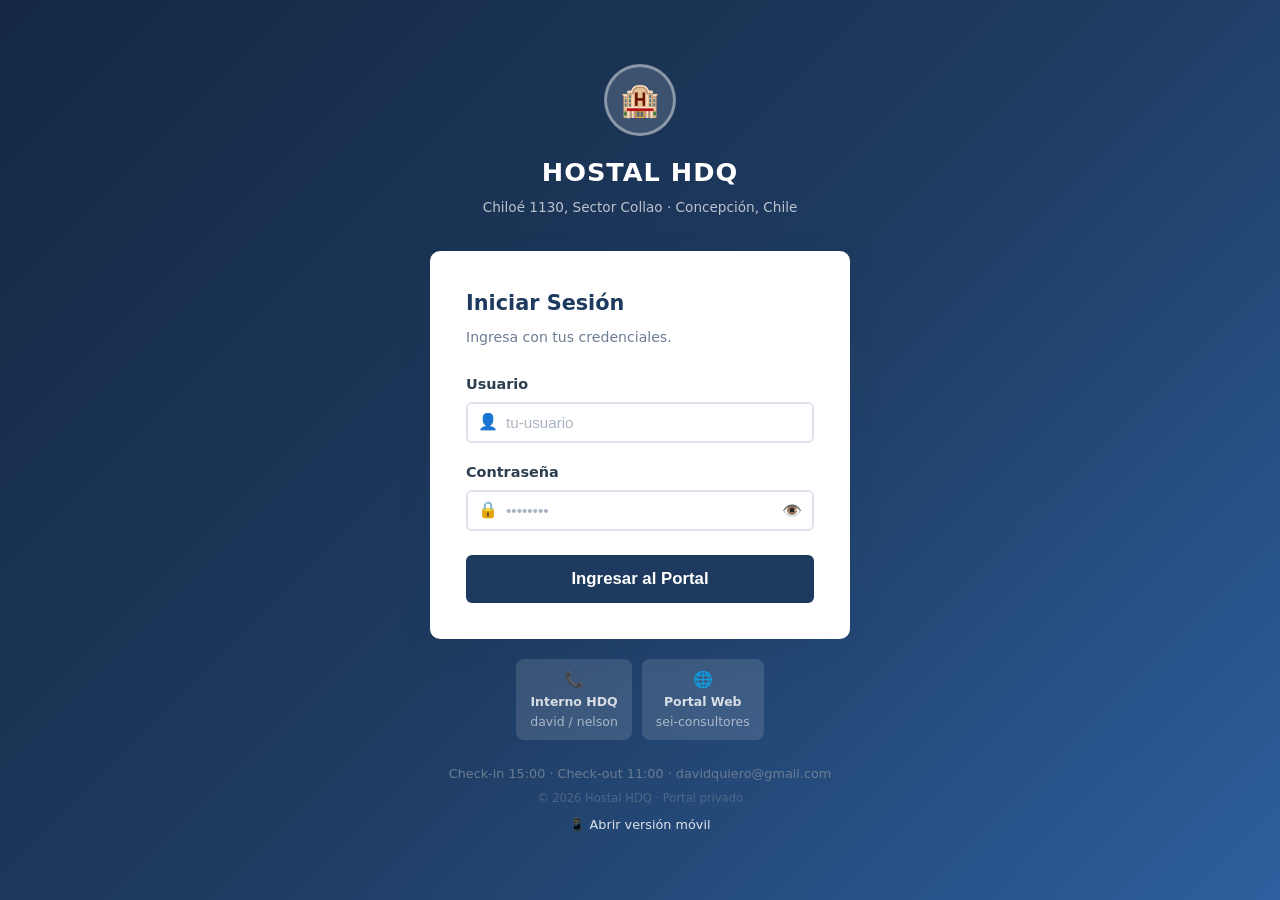
<file: calendario.html>
<!DOCTYPE html>
<html lang="es" style="visibility:hidden">
<head>
  <meta charset="UTF-8" />
  <meta name="viewport" content="width=device-width, initial-scale=1.0" />
  <title>Calendario — Hostal HDQ</title>
  <link rel="stylesheet" href="css/style.css" />
  <link rel="icon" type="image/svg+xml" href="data:image/svg+xml,<svg xmlns='http://www.w3.org/2000/svg' viewBox='0 0 100 100'><text y='.9em' font-size='90'>📅</text></svg>" />
  <script src="js/auth.js"></script>
  <script src="js/sheets.js"></script>
  <script>AUTH.requireAuth(['owner','staff','web']);</script>
  <style>
    /* ── Calendario Semanal ── */
    .cal-wrapper {
      overflow-x: auto;
      border-radius: var(--radius);
      box-shadow: var(--shadow);
      background: #fff;
    }
    .cal-table {
      border-collapse: collapse;
      width: 100%;
      min-width: 680px;        /* evita aplastarse en móvil → scroll horizontal */
      font-size: 0.82rem;
    }
    .cal-table thead tr th {
      background: var(--primary);
      color: #fff;
      padding: 10px 4px;
      text-align: center;
      font-weight: 700;
      white-space: nowrap;
      border-right: 1px solid rgba(255,255,255,0.15);
    }
    .cal-table thead th.th-room {
      min-width: 120px;
      text-align: left;
      padding-left: 14px;
      position: sticky;
      left: 0;
      z-index: 20;
      background: var(--primary);
    }
    .cal-table thead th.th-day {
      min-width: 110px;
      font-size: 0.82rem;
      line-height: 1.3;
    }
    .cal-table thead th.th-day .weekday {
      font-size: 0.68rem;
      font-weight: 400;
      opacity: 0.8;
      display: block;
    }
    .cal-table thead th.th-day.today-col { background: #2d5f9e; }
    .cal-table thead th.weekend-col { background: #162e4a; }

    /* Filas */
    .cal-table tbody tr { border-bottom: 1px solid #e5e7eb; }
    .cal-table tbody tr:hover { background: #f8fafc; }
    .cal-table tbody td.td-room {
      position: sticky;
      left: 0;
      z-index: 10;
      background: #fff;
      border-right: 2px solid var(--border);
      padding: 6px 10px;
      white-space: nowrap;
    }
    .cal-table tbody tr:hover td.td-room { background: #f8fafc; }
    .room-label-num  { font-weight: 800; color: var(--primary); font-size: 0.9rem; }
    .room-label-tipo { font-size: 0.7rem; color: var(--text-muted); }

    /* Celdas */
    .cal-table tbody td.td-day {
      padding: 3px 2px;
      text-align: center;
      position: relative;
      min-width: 110px;
      height: 46px;
      border-right: 1px solid #f0f0f0;
      vertical-align: middle;
    }
    .cal-table tbody td.td-day.today-col { background: #f0f5ff !important; }
    .cal-table tbody td.td-day.weekend-col { background: #fafafa; }

    /* Barra */
    .cal-bar {
      display: block;
      height: 30px;
      border-radius: 0;
      position: relative;
      cursor: pointer;
      transition: filter 0.15s;
    }
    .cal-bar:hover { filter: brightness(0.88); }
    .bar-pend { background: #fde68a; border-top: 2px solid #f59e0b; border-bottom: 2px solid #f59e0b; }
    .bar-conf { background: #bfdbfe; border-top: 2px solid #3b82f6; border-bottom: 2px solid #3b82f6; }
    .bar-start { border-left: 3px solid; border-radius: 8px 0 0 8px; margin-left: 3px; }
    .bar-end   { border-right: 3px solid; border-radius: 0 8px 8px 0; margin-right: 3px; }
    .bar-solo  { border-left: 3px solid; border-right: 3px solid; border-radius: 8px; margin: 0 3px; }
    .bar-pend.bar-start, .bar-pend.bar-solo { border-left-color: #f59e0b; }
    .bar-pend.bar-end,   .bar-pend.bar-solo { border-right-color: #f59e0b; }
    .bar-conf.bar-start, .bar-conf.bar-solo { border-left-color: #3b82f6; }
    .bar-conf.bar-end,   .bar-conf.bar-solo { border-right-color: #3b82f6; }

    .bar-label {
      position: absolute;
      top: 50%; left: 8px;
      transform: translateY(-50%);
      font-size: 0.7rem;
      font-weight: 700;
      white-space: nowrap;
      overflow: hidden;
      max-width: 95px;
      color: #1e3a5f;
      pointer-events: none;
    }
    .bar-conf .bar-label { color: #1e3a8a; }

    /* Filas de pie (ocupación e ingresos) */
    .tr-footer td {
      font-size: 0.76rem;
      font-weight: 700;
      text-align: center;
      padding: 7px 4px;
      border-right: 1px solid #e5e7eb;
    }
    .tr-footer td.td-room {
      text-align: left;
      padding-left: 10px;
      font-size: 0.72rem;
      text-transform: uppercase;
      letter-spacing: 0.5px;
      background: #f0f4f8 !important;
      color: var(--text-muted);
      border-right: 2px solid var(--border);
    }
    .occ-high { color: #b91c1c; background: #fef2f2; }
    .occ-mid  { color: #b45309; background: #fffbeb; }
    .occ-low  { color: #166534; background: #f0fdf4; }
    .ing-cell { color: #065f46; background: #f0fdf4; }
    .ing-zero { color: var(--text-muted); background: #fafafa; }

    /* KPIs semanales */
    .kpi-semana {
      display: grid;
      grid-template-columns: repeat(auto-fit, minmax(150px, 1fr));
      gap: 12px;
      margin-bottom: 18px;
    }
    .kpi-s {
      background: #fff;
      border-radius: var(--radius);
      padding: 14px 16px;
      box-shadow: var(--shadow);
      border-left: 4px solid var(--accent);
    }
    .kpi-s .kval { font-size: 1.5rem; font-weight: 800; color: var(--primary); }
    .kpi-s .klbl { font-size: 0.75rem; color: var(--text-muted); margin-top: 3px; }

    /* Nav semana */
    .cal-nav {
      display: flex;
      align-items: center;
      gap: 12px;
      margin-bottom: 16px;
      flex-wrap: wrap;
    }
    .cal-nav h2 {
      font-size: 1.15rem;
      color: var(--primary);
      flex: 1;
      text-align: center;
      min-width: 240px;
    }
    .btn-mes {
      background: var(--primary);
      color: #fff;
      border: none;
      border-radius: 6px;
      padding: 8px 16px;
      cursor: pointer;
      font-size: 0.88rem;
      font-weight: 700;
      transition: background var(--transition);
      white-space: nowrap;
    }
    .btn-mes:hover { background: var(--primary-light); }

    /* Leyenda */
    .cal-legend {
      display: flex;
      gap: 18px;
      flex-wrap: wrap;
      align-items: center;
      padding: 8px 0;
      font-size: 0.82rem;
      color: var(--text-muted);
    }
    .cal-legend-item { display: flex; align-items: center; gap: 7px; }
    .cal-legend-dot { width: 22px; height: 14px; border-radius: 3px; border: 2px solid; }
    .ld-avail { background: #dcfce7; border-color: #4ade80; }
    .ld-pend  { background: #fde68a; border-color: #f59e0b; }
    .ld-conf  { background: #bfdbfe; border-color: #3b82f6; }
    .ld-today { background: #f0f5ff; border-color: #2d5f9e; }

    /* Modal */
    .modal-detalle { max-width: 480px; text-align: left; }
    .detalle-row {
      display: flex; justify-content: space-between; align-items: center;
      padding: 8px 0; border-bottom: 1px solid var(--border); font-size: 0.9rem;
    }
    .detalle-row:last-child { border-bottom: none; }
    .detalle-row .dk { color: var(--text-muted); font-size: 0.82rem; }
    .detalle-row .dv { font-weight: 600; }
    .detalle-habs { display: flex; flex-wrap: wrap; gap: 6px; margin-top: 12px; }
    .detalle-hab-chip {
      background: var(--accent-light); border: 1px solid var(--border);
      border-radius: 6px; padding: 4px 10px; font-size: 0.82rem;
      font-weight: 700; color: var(--primary);
    }
  </style>
</head>
<body>
<div class="layout">

  <!-- ===== SIDEBAR ===== -->
  <aside class="sidebar" id="sidebar">
    <div class="sidebar-brand">
      <div class="logo">🏨 HDQ</div>
      <div class="client-name" id="sidebar-username">…</div>
    </div>
    <nav class="sidebar-nav" id="sidebar-nav"></nav>
    <div class="sidebar-footer">
      <div class="user-info">
        <div class="user-avatar" id="sidebar-avatar">👤</div>
        <div class="user-details">
          <div class="name" id="sidebar-username-footer">…</div>
          <div class="role" id="sidebar-role">…</div>
        </div>
      </div>
      <button class="btn-logout" id="btn-logout">🚪 Cerrar Sesión</button>
    </div>
  </aside>
  <div class="sidebar-overlay" id="sidebar-overlay"></div>

  <!-- ===== MAIN ===== -->
  <div class="main-content">
    <header class="topbar">
      <div style="display:flex;align-items:center;gap:12px;">
        <button class="menu-toggle" id="menu-toggle">☰</button>
        <span class="topbar-title">Calendario Semanal</span>
      </div>
      <div class="topbar-right">
        <span class="topbar-date" id="topbar-date"></span>
        <button class="btn btn-outline btn-sm" onclick="irHoy()">📍 Esta semana</button>
      </div>
    </header>

    <main class="page-content">

      <!-- Navegación semanal -->
      <div class="cal-nav">
        <button class="btn-mes" onclick="cambiarSemana(-1)">◀ Anterior</button>
        <h2 id="cal-titulo">Cargando...</h2>
        <button class="btn-mes" onclick="cambiarSemana(+1)">Siguiente ▶</button>
      </div>

      <!-- KPIs de la semana -->
      <div class="kpi-semana" id="kpi-semana" style="display:none;"></div>

      <!-- Leyenda -->
      <div class="cal-legend" style="margin-bottom:14px;">
        <div class="cal-legend-item">
          <div class="cal-legend-dot ld-avail"></div> Disponible
        </div>
        <div class="cal-legend-item">
          <div class="cal-legend-dot ld-pend"></div> Pendiente
        </div>
        <div class="cal-legend-item">
          <div class="cal-legend-dot ld-conf"></div> Confirmada
        </div>
        <div class="cal-legend-item">
          <div class="cal-legend-dot ld-today"></div> Hoy
        </div>
        <span style="margin-left:auto;font-size:0.78rem;color:var(--text-muted);">
          💡 Clic en la barra para ver detalle
        </span>
      </div>

      <!-- Spinner -->
      <div id="cal-loading" style="text-align:center;padding:60px;color:var(--text-muted);">
        <div class="spinner" style="border-color:rgba(30,58,95,0.2);
             border-top-color:var(--primary);width:30px;height:30px;
             margin:0 auto 12px;"></div>
        <p>Cargando reservas...</p>
      </div>

      <!-- Tabla semanal -->
      <div class="cal-wrapper" id="cal-wrapper" style="display:none;">
        <table class="cal-table" id="cal-table"></table>
      </div>

    </main>
  </div>
</div>

<!-- ===== MODAL DETALLE ===== -->
<div class="modal-overlay" id="modal-detalle">
  <div class="modal modal-detalle">
    <div style="display:flex;align-items:center;justify-content:space-between;margin-bottom:16px;">
      <div>
        <h2 style="margin-bottom:4px;" id="md-id">HDQ-XXXXX</h2>
        <div id="md-badge"></div>
      </div>
      <button onclick="cerrarModal()"
              style="background:none;border:none;font-size:1.4rem;cursor:pointer;
                     color:var(--text-muted);">✕</button>
    </div>

    <div class="detalle-habs" id="md-habs"></div>

    <div style="margin-top:14px;">
      <div class="detalle-row">
        <span class="dk">👤 Huésped</span>
        <span class="dv" id="md-huesped"></span>
      </div>
      <div class="detalle-row">
        <span class="dk">🪪 RUT</span>
        <span class="dv" id="md-rut"></span>
      </div>
      <div class="detalle-row">
        <span class="dk">📅 Check-in</span>
        <span class="dv" id="md-checkin"></span>
      </div>
      <div class="detalle-row">
        <span class="dk">📅 Check-out</span>
        <span class="dv" id="md-checkout"></span>
      </div>
      <div class="detalle-row">
        <span class="dk">🌙 Noches</span>
        <span class="dv" id="md-noches"></span>
      </div>

      <div class="detalle-row">
        <span class="dk">☕ Desayunos/día</span>
        <span class="dv" id="md-desayunos"></span>
      </div>
      <div class="detalle-row" id="md-descuento-row">
        <span class="dk">🏷️ Descuento</span>
        <span class="dv" id="md-descuento"></span>
      </div>
      <div class="detalle-row">
        <span class="dk">💰 Total</span>
        <span class="dv" style="font-size:1.1rem;color:var(--primary);" id="md-total"></span>
      </div>
      <div class="detalle-row">
        <span class="dk">📡 Origen</span>
        <span class="dv" id="md-origen"></span>
      </div>
    </div>

    <!-- Acciones -->
    <div id="md-acciones" style="display:none;margin-top:20px;gap:10px;flex-wrap:wrap;">
      <button id="md-btn-confirmar" class="btn btn-sm"
              style="background:var(--success);color:#fff;">✅ Confirmar</button>
      <button id="md-btn-cancelar" class="btn btn-sm btn-danger">❌ Cancelar</button>
    </div>

    <div style="margin-top:16px;text-align:center;">
      <button class="btn btn-outline btn-sm" onclick="cerrarModal()">Cerrar</button>
    </div>
  </div>
</div>

<script src="js/reservas.js"></script>
<script>
/* ================================================
   ESTADO GLOBAL
   ================================================ */
const session = AUTH.getSession();
const role    = session?.role || 'web';
let   lunesActual   = getLunes(new Date());
let   todasReservas = [];

const DIAS_NOMBRE = ['Dom','Lun','Mar','Mié','Jue','Vie','Sáb'];
const MESES_NOMBRE = ['enero','febrero','marzo','abril','mayo','junio',
                      'julio','agosto','septiembre','octubre','noviembre','diciembre'];

/* ================================================
   SIDEBAR
   ================================================ */
document.getElementById('sidebar-nav').innerHTML = buildSidebarNav(role, 'calendario');
const avatarMap = { owner:'👑', staff:'📞', web:'🏢' };
document.getElementById('sidebar-avatar').textContent = avatarMap[role] || '👤';
initLayout('calendario');

/* ================================================
   UTILIDADES DE FECHA
   ================================================ */

/* Convierte un objeto Date a string 'YYYY-MM-DD' en hora local
   (evita desfases de zona horaria al comparar fechas) */
function toDateStr(d) {
  const y   = d.getFullYear();
  const m   = String(d.getMonth() + 1).padStart(2, '0');
  const day = String(d.getDate()).padStart(2, '0');
  return `${y}-${m}-${day}`;
}

function getLunes(date) {
  const d = new Date(date);
  const day = d.getDay();
  const diff = (day === 0) ? -6 : 1 - day;
  d.setDate(d.getDate() + diff);
  d.setHours(12, 0, 0, 0);
  return d;
}

function getDiasSemana(lunes) {
  const dias = [];
  for (let i = 0; i < 7; i++) {
    const d = new Date(lunes);
    d.setDate(d.getDate() + i);
    d.setHours(12, 0, 0, 0);
    dias.push(d);
  }
  return dias;
}

function tituloSemana(dias) {
  const d1 = dias[0], d7 = dias[6];
  const mismoMes = d1.getMonth() === d7.getMonth();
  const mismoAnio = d1.getFullYear() === d7.getFullYear();
  if (mismoMes) {
    return `${d1.getDate()} – ${d7.getDate()} de ${MESES_NOMBRE[d1.getMonth()]} ${d1.getFullYear()}`;
  } else if (mismoAnio) {
    return `${d1.getDate()} ${MESES_NOMBRE[d1.getMonth()]} – ${d7.getDate()} ${MESES_NOMBRE[d7.getMonth()]} ${d7.getFullYear()}`;
  } else {
    return `${d1.getDate()} ${MESES_NOMBRE[d1.getMonth()]} ${d1.getFullYear()} – ${d7.getDate()} ${MESES_NOMBRE[d7.getMonth()]} ${d7.getFullYear()}`;
  }
}

/* ================================================
   MAPA DE OCUPACIÓN SEMANAL
   ================================================ */
function buildWeekMap(lunes, reservas) {
  const dias = getDiasSemana(lunes);
  const map  = {};
  Object.keys(HABITACIONES).forEach(n => { map[n] = {}; });

  reservas.filter(r => r.estado !== 'cancelada').forEach(r => {
    if (!r.checkin || !r.checkout) return;
    /* Tomar solo los 10 primeros chars para manejar strings tipo
       '2026-05-13T00:00:00Z' que puedan venir de Google Sheets */
    const ciStr = (r.checkin  || '').slice(0, 10);
    const coStr = (r.checkout || '').slice(0, 10);

    (r.habitaciones || []).forEach(h => {
      const num = String(h.numero);
      if (!map[num]) return;

      dias.forEach((dia, i) => {
        const diaStr  = toDateStr(dia);                          // 'YYYY-MM-DD' local
        const nextDay = new Date(dia);
        nextDay.setDate(dia.getDate() + 1);
        const nextStr = toDateStr(nextDay);

        if (diaStr >= ciStr && diaStr < coStr) {
          map[num][i] = {
            reservaId:    r.id,
            estado:       r.estado,
            isStart:      diaStr === ciStr,
            isEnd:        nextStr === coStr,
            checkin:      r.checkin,
            checkout:     r.checkout,
            noches:       r.noches,
            total:        r.total,
            origen:       r.origen || 'Web',
            huesped:      r.huesped_nombre || '—',
            desayunos:    r.desayunos?.cantidad || 0,
            descuento_monto: r.descuento_monto || 0,
            habitaciones: r.habitaciones || []
          };
        }
      });
    });
  });

  return { map, dias };
}

/* ================================================
   KPIs POR DÍA
   ================================================ */
function calcKPIs(map, dias) {
  const totalHabs = Object.keys(HABITACIONES).length;

  const porDia = dias.map((_, i) => {
    const ocupadas = Object.keys(HABITACIONES).filter(n => map[n][i]).length;
    // Ingresos: precio de habitación × día (solo confirmadas)
    const ingresos = Object.keys(HABITACIONES).reduce((s, n) => {
      if (map[n][i] && map[n][i].estado === 'confirmada') {
        return s + (HABITACIONES[n].precio || 0);
      }
      return s;
    }, 0);
    return {
      ocupadas,
      ingresos,
      tasa: Math.round(ocupadas / totalHabs * 100)
    };
  });

  const tasaSemana    = Math.round(porDia.reduce((s, d) => s + d.tasa, 0) / 7);
  const ingresosSem   = porDia.reduce((s, d) => s + d.ingresos, 0);
  const maxOcupadas   = Math.max(...porDia.map(d => d.ocupadas), 0);

  return { porDia, tasaSemana, ingresosSem, maxOcupadas, totalHabs };
}

/* ================================================
   RENDERIZAR CALENDARIO
   ================================================ */
function renderCalendario(lunes) {
  const hoy = new Date(); hoy.setHours(12, 0, 0, 0);
  const { map, dias } = buildWeekMap(lunes, todasReservas);
  const kpis = calcKPIs(map, dias);

  /* ── Título ── */
  document.getElementById('cal-titulo').textContent = 'Semana del ' + tituloSemana(dias);

  /* ── KPIs: ocultos por solicitud del usuario ── */
  const kpiEl = document.getElementById('kpi-semana');
  kpiEl.style.display = 'none';

  /* ── Cabecera días ── */
  let thDias = '';
  dias.forEach(dia => {
    const esHoy    = dia.toDateString() === hoy.toDateString();
    const diaSem   = dia.getDay();
    const esFinSem = diaSem === 0 || diaSem === 6;
    const cls = (esHoy ? ' today-col' : '') + (esFinSem ? ' weekend-col' : '');
    thDias += `
      <th class="th-day${cls}">
        ${dia.getDate()} ${MESES_NOMBRE[dia.getMonth()].substring(0,3).toUpperCase()}
        <span class="weekday">${DIAS_NOMBRE[diaSem]}</span>
      </th>`;
  });

  let html = `
    <thead>
      <tr>
        <th class="th-room">Habitación</th>
        ${thDias}
      </tr>
    </thead><tbody>`;

  /* ── Filas por piso ── */
  const pisos = [
    { label:'Primer Piso',  nums:['101','102','103'] },
    { label:'Segundo Piso', nums:['201','202','203','204','205','206','207'] }
  ];

  pisos.forEach(piso => {
    html += `
      <tr>
        <td colspan="8"
            style="background:#f0f4f8;padding:4px 12px;font-size:0.7rem;
                   font-weight:700;text-transform:uppercase;
                   letter-spacing:1px;color:var(--text-muted);">
          🏠 ${piso.label}
        </td>
      </tr>`;

    piso.nums.forEach(num => {
      const h = HABITACIONES[num];
      if (!h) return;
      let celdas = '';

      dias.forEach((dia, i) => {
        const esHoy    = dia.toDateString() === hoy.toDateString();
        const diaSem   = dia.getDay();
        const esFinSem = diaSem === 0 || diaSem === 6;
        const occ      = map[num]?.[i];
        const prevOcc  = i > 0 ? map[num]?.[i - 1] : null;
        let cls = 'td-day';
        if (esHoy)    cls += ' today-col';
        if (esFinSem) cls += ' weekend-col';

        if (occ) {
          const isPend       = occ.estado === 'pendiente';
          const barCls       = isPend ? 'bar-pend' : 'bar-conf';
          let posCls         = 'bar-mid';
          if (occ.isStart && occ.isEnd) posCls = 'bar-solo';
          else if (occ.isStart)         posCls = 'bar-start';
          else if (occ.isEnd)           posCls = 'bar-end';

          /* Mostrar nombre en el primer día visible de la barra
             (ya sea el check-in real O el primer día de la semana si viene de antes) */
          const esFirstVisible = occ.isStart || !prevOcc;
          const label = esFirstVisible
            ? `<span class="bar-label" style="max-width:100px;">
                ${isPend ? '⏳' : '✅'} ${occ.huesped}
               </span>`
            : '';

          celdas += `
            <td class="${cls}">
              <span class="cal-bar ${barCls} ${posCls}"
                    onclick="abrirModal('${occ.reservaId}')">
                ${label}
              </span>
            </td>`;
        } else {
          celdas += `<td class="${cls}"></td>`;
        }
      });

      html += `
        <tr>
          <td class="td-room">
            <div class="room-label-num">Hab. ${num}</div>
            <div class="room-label-tipo">${h.tipo} · ${formatCLP(h.precio)}</div>
          </td>
          ${celdas}
        </tr>`;
    });
  });

  /* ── Fila: Tasa de ocupación ── */
  const filaTasa = kpis.porDia.map(d => {
    const cls = d.tasa >= 70 ? 'occ-high' : d.tasa >= 40 ? 'occ-mid' : 'occ-low';
    return `<td class="${cls}" style="padding:7px 4px;border-right:1px solid #e5e7eb;">
      <strong>${d.tasa}%</strong><br>
      <span style="font-size:0.65rem;font-weight:400;">${d.ocupadas}/10</span>
    </td>`;
  }).join('');

  html += `
    <tr class="tr-footer">
      <td class="td-room">📊 Ocupación</td>
      ${filaTasa}
    </tr>`;

  /* ── Fila: Ingresos del día (solo owner) ── */
  if (role === 'owner') {
    const filaIng = kpis.porDia.map(d => {
      const cls = d.ingresos > 0 ? 'ing-cell' : 'ing-zero';
      return `<td class="${cls}" style="padding:6px 4px;border-right:1px solid #e5e7eb;font-size:0.75rem;">
        ${d.ingresos > 0 ? formatCLP(d.ingresos) : '—'}
      </td>`;
    }).join('');
    html += `
      <tr class="tr-footer">
        <td class="td-room">💰 Ingresos</td>
        ${filaIng}
      </tr>`;
  }

  html += '</tbody>';

  document.getElementById('cal-table').innerHTML = html;
  document.getElementById('cal-loading').style.display = 'none';
  document.getElementById('cal-wrapper').style.display  = 'block';
}

/* ================================================
   CARGAR DATOS
   ================================================ */
async function cargar(lunes, silencioso) {
  if (!silencioso) {
    document.getElementById('cal-loading').style.display = 'block';
    document.getElementById('cal-wrapper').style.display  = 'none';
    document.getElementById('kpi-semana').style.display   = 'none';
  }

  const { reservas } = await cargarReservasCloud();
  todasReservas = reservas;
  renderCalendario(lunes);
}

function cambiarSemana(delta) {
  const d = new Date(lunesActual);
  d.setDate(d.getDate() + delta * 7);
  lunesActual = d;
  cargar(lunesActual);
}

function irHoy() {
  lunesActual = getLunes(new Date());
  cargar(lunesActual);
}

/* ================================================
   MODAL
   ================================================ */
function abrirModal(rid) {
  const r = todasReservas.find(x => x.id === rid);
  if (!r) return;

  document.getElementById('md-id').textContent = r.id;

  const isPend = r.estado === 'pendiente';
  document.getElementById('md-badge').innerHTML =
    `<span class="badge ${isPend ? 'badge-pending' : 'badge-confirmed'}">
      ${isPend ? '⏳ Pendiente confirmación' : '✅ Confirmada'}
    </span>`;

  document.getElementById('md-habs').innerHTML =
    (r.habitaciones || []).map(h =>
      `<span class="detalle-hab-chip">Hab. ${h.numero} — ${h.tipo}</span>`
    ).join('');

  document.getElementById('md-huesped').textContent  = r.huesped_nombre || '—';
  document.getElementById('md-rut').textContent      = r.huesped_rut    || '—';
  document.getElementById('md-checkin').textContent  = formatDate(r.checkin);
  document.getElementById('md-checkout').textContent = formatDate(r.checkout);
  document.getElementById('md-noches').textContent   = (r.noches || 0) + ' noche' + (r.noches !== 1 ? 's' : '');
  document.getElementById('md-desayunos').textContent= (r.desayunos?.cantidad || 0) + ' por día';
  document.getElementById('md-total').textContent    = formatCLP(r.total);
  document.getElementById('md-origen').innerHTML     = badgeOrigen(r.origen || 'Web');

  const descEl = document.getElementById('md-descuento-row');
  if ((r.descuento_monto || 0) > 0) {
    descEl.style.display = 'flex';
    document.getElementById('md-descuento').textContent = '− ' + formatCLP(r.descuento_monto);
  } else {
    descEl.style.display = 'none';
  }

  const acEl = document.getElementById('md-acciones');
  if (role === 'owner' || role === 'staff') {
    acEl.style.display = 'flex';
    const btnConf = document.getElementById('md-btn-confirmar');
    const btnCan  = document.getElementById('md-btn-cancelar');
    btnConf.style.display = r.estado === 'confirmada' ? 'none' : 'inline-flex';
    btnCan.style.display  = r.estado === 'cancelada'  ? 'none' : 'inline-flex';
    btnConf.onclick = () => accionEstado(rid, 'confirmada');
    btnCan.onclick  = () => accionEstado(rid, 'cancelada');
  } else {
    acEl.style.display = 'none';
  }

  document.getElementById('modal-detalle').classList.add('show');
}

async function accionEstado(rid, estado) {
  const lbl = { confirmada:'confirmar', cancelada:'cancelar' };
  if (!confirm(`¿Deseas ${lbl[estado] || estado} la reserva ${rid}?`)) return;
  RESERVAS.updateEstado(rid, estado);
  await SHEETS.updateEstado(rid, estado);
  cerrarModal();
  await cargar(lunesActual);
}

function cerrarModal() {
  document.getElementById('modal-detalle').classList.remove('show');
}

document.getElementById('modal-detalle').addEventListener('click', function(e) {
  if (e.target === this) cerrarModal();
});

/* ================================================
   INICIO
   ================================================ */
cargar(lunesActual);

/* Cada minuto trae lo nuevo (ej: reservas hechas desde el celular),
   salvo que haya un detalle abierto */
autoActualizar(() => cargar(lunesActual, true),
  60000, () => !document.getElementById('modal-detalle').classList.contains('show'));
</script>
</body>
</html>
</file>
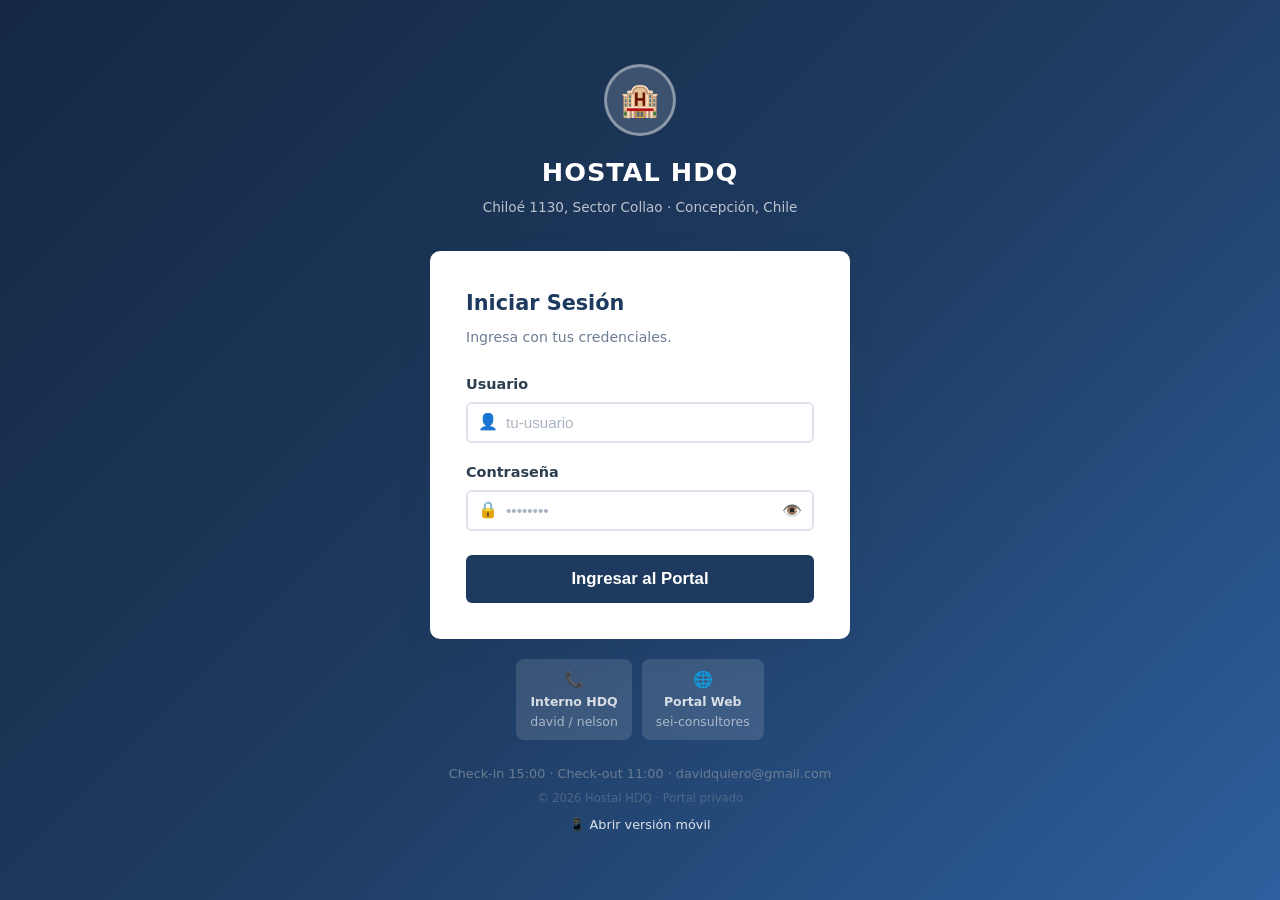
<file: clientes.html>
<!DOCTYPE html>
<html lang="es" style="visibility:hidden">
<head>
  <meta charset="UTF-8" />
  <meta name="viewport" content="width=device-width, initial-scale=1.0" />
  <title>Clientes — Hostal HDQ</title>
  <link rel="stylesheet" href="css/style.css" />
  <link rel="icon" type="image/svg+xml" href="data:image/svg+xml,<svg xmlns='http://www.w3.org/2000/svg' viewBox='0 0 100 100'><text y='.9em' font-size='90'>👤</text></svg>" />
  <script src="js/auth.js"></script>
  <script src="js/sheets.js"></script>
  <script>AUTH.requireAuth(['owner','staff']);</script>
  <style>
    /* ── Buscador ── */
    .cli-search-wrap {
      position: relative;
      max-width: 480px;
    }
    .cli-search-wrap input {
      padding-left: 38px;
    }
    .cli-search-icon {
      position: absolute;
      left: 12px; top: 50%;
      transform: translateY(-50%);
      font-size: 1rem;
      color: var(--text-muted);
      pointer-events: none;
    }

    /* ── Grid de tarjetas ── */
    .cli-grid {
      display: grid;
      grid-template-columns: repeat(auto-fill, minmax(260px, 1fr));
      gap: 14px;
      margin-top: 16px;
    }
    .cli-card {
      background: #fff;
      border-radius: var(--radius);
      box-shadow: var(--shadow);
      padding: 16px;
      cursor: pointer;
      border: 2px solid transparent;
      transition: border-color 0.15s, box-shadow 0.15s;
      position: relative;
    }
    .cli-card:hover { border-color: var(--primary); box-shadow: 0 4px 16px rgba(30,58,95,0.12); }
    .cli-card-avatar {
      width: 46px; height: 46px;
      border-radius: 50%;
      background: var(--primary);
      color: #fff;
      font-size: 1.35rem;
      font-weight: 800;
      display: flex; align-items: center; justify-content: center;
      margin-bottom: 10px;
    }
    .cli-card-nombre { font-weight: 700; font-size: 0.95rem; color: var(--primary); }
    .cli-card-empresa { font-size: 0.8rem; color: var(--text-muted); margin-top: 2px; }
    .cli-card-datos {
      margin-top: 8px;
      font-size: 0.8rem;
      color: var(--text);
      display: flex;
      flex-direction: column;
      gap: 3px;
    }
    .cli-card-chip {
      display: inline-flex;
      align-items: center;
      gap: 4px;
      background: var(--accent-light);
      border: 1px solid var(--border);
      border-radius: 4px;
      padding: 2px 7px;
      font-size: 0.72rem;
      font-weight: 700;
      color: var(--primary);
      margin-top: 8px;
    }

    /* ── Panel lateral (ficha) ── */
    .cli-panel {
      background: #fff;
      border-radius: var(--radius);
      box-shadow: var(--shadow);
      padding: 24px;
      margin-top: 20px;
      display: none;
    }
    .cli-panel.visible { display: block; }
    .cli-panel-header {
      display: flex;
      align-items: center;
      gap: 14px;
      margin-bottom: 20px;
    }
    .cli-panel-avatar {
      width: 56px; height: 56px;
      border-radius: 50%;
      background: var(--primary);
      color: #fff;
      font-size: 1.6rem;
      font-weight: 800;
      display: flex; align-items: center; justify-content: center;
      flex-shrink: 0;
    }
    .cli-panel-title { font-size: 1.15rem; font-weight: 800; color: var(--primary); }
    .cli-panel-sub   { font-size: 0.82rem; color: var(--text-muted); margin-top: 2px; }

    /* ── Formulario de edición ── */
    .cli-form-grid {
      display: grid;
      grid-template-columns: 1fr 1fr;
      gap: 14px;
    }
    @media (max-width: 600px) { .cli-form-grid { grid-template-columns: 1fr; } }

    .cli-form-group label {
      display: block;
      font-size: 0.82rem;
      font-weight: 600;
      color: var(--text-muted);
      margin-bottom: 4px;
    }
    .cli-form-group input,
    .cli-form-group textarea {
      width: 100%;
      border: 1.5px solid var(--border);
      border-radius: 6px;
      padding: 8px 10px;
      font-size: 0.9rem;
      font-family: inherit;
      color: var(--text);
      box-sizing: border-box;
      transition: border-color 0.15s;
    }
    .cli-form-group input:focus,
    .cli-form-group textarea:focus {
      border-color: var(--primary);
      outline: none;
    }
    .cli-form-group textarea { resize: vertical; min-height: 70px; }

    /* ── Historial de reservas ── */
    .cli-hist-row {
      display: flex;
      justify-content: space-between;
      align-items: center;
      padding: 8px 0;
      border-bottom: 1px solid var(--border);
      font-size: 0.85rem;
    }
    .cli-hist-row:last-child { border-bottom: none; }

    /* ── No hay resultados ── */
    .cli-empty {
      text-align: center;
      padding: 60px 20px;
      color: var(--text-muted);
    }
    .cli-empty .icon { font-size: 3rem; margin-bottom: 12px; }
  </style>
</head>
<body>
<div class="layout">

  <!-- ===== SIDEBAR ===== -->
  <aside class="sidebar" id="sidebar">
    <div class="sidebar-brand">
      <div class="logo">🏨 HDQ</div>
      <div class="client-name" id="sidebar-username">…</div>
    </div>
    <nav class="sidebar-nav" id="sidebar-nav"></nav>
    <div class="sidebar-footer">
      <div class="user-info">
        <div class="user-avatar" id="sidebar-avatar">👤</div>
        <div class="user-details">
          <div class="name" id="sidebar-username-footer">…</div>
          <div class="role" id="sidebar-role">…</div>
        </div>
      </div>
      <button class="btn-logout" id="btn-logout">🚪 Cerrar Sesión</button>
    </div>
  </aside>
  <div class="sidebar-overlay" id="sidebar-overlay"></div>

  <!-- ===== MAIN ===== -->
  <div class="main-content">
    <header class="topbar">
      <div style="display:flex;align-items:center;gap:12px;">
        <button class="menu-toggle" id="menu-toggle">☰</button>
        <span class="topbar-title">Clientes</span>
      </div>
      <div class="topbar-right">
        <span class="topbar-date" id="topbar-date"></span>
        <button class="btn btn-accent btn-sm" onclick="abrirFormNuevo()">+ Nuevo Cliente</button>
      </div>
    </header>

    <main class="page-content">

      <!-- Cabecera -->
      <div class="page-header" style="margin-bottom:16px;">
        <div>
          <h1>👤 Gestión de Clientes</h1>
          <p>Registra y actualiza datos de tus huéspedes. Ningún campo es obligatorio.</p>
        </div>
        <button class="btn btn-primary" onclick="abrirFormNuevo()">+ Nuevo Cliente</button>
      </div>

      <!-- Buscador -->
      <div class="cli-search-wrap">
        <span class="cli-search-icon">🔍</span>
        <input type="text" id="cli-search" class="form-control"
               placeholder="Buscar por nombre, empresa, RUT o email…"
               oninput="buscarClientes()" />
      </div>

      <!-- Contador -->
      <div id="cli-contador" style="font-size:0.82rem;color:var(--text-muted);margin:10px 0;"></div>

      <!-- Grid de tarjetas -->
      <div id="cli-grid" class="cli-grid"></div>

      <!-- Ficha de cliente -->
      <div id="cli-panel" class="cli-panel">
        <div class="cli-panel-header">
          <div class="cli-panel-avatar" id="panel-avatar">?</div>
          <div>
            <div class="cli-panel-title" id="panel-nombre">—</div>
            <div class="cli-panel-sub"   id="panel-empresa">—</div>
          </div>
          <button onclick="cerrarPanel()"
                  style="margin-left:auto;background:none;border:none;
                         font-size:1.3rem;cursor:pointer;color:var(--text-muted);">✕</button>
        </div>

        <!-- Formulario edición -->
        <form id="cli-form">
          <input type="hidden" id="cli-id" value="" />
          <div class="cli-form-grid">
            <div class="cli-form-group">
              <label>Nombre completo</label>
              <input type="text" id="cli-nombre"   placeholder="Nombre y apellido" />
            </div>
            <div class="cli-form-group">
              <label>Empresa / Referencia</label>
              <input type="text" id="cli-empresa"  placeholder="Empresa, institución…" />
            </div>
            <div class="cli-form-group">
              <label>RUT</label>
              <input type="text" id="cli-rut" placeholder="12.345.678-9"
                     maxlength="12" oninput="autoFormatRUT(this)" />
            </div>
            <div class="cli-form-group">
              <label>Teléfono</label>
              <input type="tel" id="cli-telefono" placeholder="+56 9 XXXX XXXX" />
            </div>
            <div class="cli-form-group">
              <label>Email</label>
              <input type="email" id="cli-email"   placeholder="correo@ejemplo.cl" />
            </div>
            <div class="cli-form-group">
              <label>Notas internas</label>
              <input type="text" id="cli-notas"   placeholder="Preferencias, referencias…" />
            </div>
          </div>
          <div id="cli-form-alert" style="margin:12px 0;"></div>
          <div style="display:flex;gap:10px;margin-top:16px;flex-wrap:wrap;">
            <button type="button" class="btn btn-primary" id="cli-btn-guardar"
                    onclick="guardarCliente()">
              💾 Guardar Cliente
            </button>
            <button type="button" class="btn btn-outline" onclick="cerrarPanel()">Cancelar</button>
            <button type="button" class="btn btn-danger btn-sm"
                    id="cli-btn-eliminar" onclick="eliminarCliente()"
                    style="margin-left:auto;display:none;">🗑️ Eliminar</button>
          </div>
        </form>

        <!-- Historial de reservas -->
        <div id="panel-historial-wrap" style="margin-top:28px;display:none;">
          <h3 style="font-size:0.95rem;color:var(--primary);margin-bottom:10px;
                     border-top:1px solid var(--border);padding-top:14px;">
            📋 Reservas vinculadas
          </h3>
          <div id="panel-historial"></div>
        </div>
      </div>

    </main>
  </div>
</div>

<script src="js/reservas.js"></script>
<script>
/* SHEETS_URL viene de sheets.js (cargado en <head>) */
const session = AUTH.getSession();
const role    = session?.role || 'staff';
const avatarMap = { owner:'👑', staff:'📞' };

document.getElementById('sidebar-avatar').textContent = avatarMap[role] || '👤';
document.getElementById('sidebar-nav').innerHTML = buildSidebarNav(role, 'clientes');
initLayout('clientes');

/* ================================================
   LISTADO Y BÚSQUEDA
   ================================================ */
let _clientesFiltrados = [];
let _clienteIdActual   = null;
let _reservasNube      = RESERVAS.getAll();   /* se reemplaza por las de Sheets al cargar */

function buscarClientes() {
  const q = document.getElementById('cli-search').value.trim();
  _clientesFiltrados = q.length > 0
    ? CLIENTES.buscar(q)
    : CLIENTES.getAll();
  renderGrid();
}

function renderGrid() {
  const grid = document.getElementById('cli-grid');
  const cont = document.getElementById('cli-contador');

  const todos = _clientesFiltrados;
  cont.textContent = `${todos.length} cliente${todos.length !== 1 ? 's' : ''} encontrado${todos.length !== 1 ? 's' : ''}`;

  if (todos.length === 0) {
    grid.innerHTML = `
      <div class="cli-empty" style="grid-column:1/-1;">
        <div class="icon">👤</div>
        <p>No hay clientes registrados aún.</p>
        <button class="btn btn-primary" style="margin-top:14px;" onclick="abrirFormNuevo()">
          + Crear primer cliente
        </button>
      </div>`;
    return;
  }

  grid.innerHTML = todos.map((c, i) => {
    const inicial = (c.nombre || c.empresa || '?').charAt(0).toUpperCase();
    const nombre  = c.nombre  || (c.empresa ? c.empresa : '—');
    const empresa = c.empresa && c.empresa !== nombre ? c.empresa : '';
    const reservasVinc = _reservasNube.filter(r => r.cliente_id === c.id).length;
    return `
      <div class="cli-card" onclick="abrirFicha('${c.id}')">
        <div class="cli-card-avatar">${inicial}</div>
        <div class="cli-card-nombre">${nombre}</div>
        ${empresa ? `<div class="cli-card-empresa">🏢 ${empresa}</div>` : ''}
        <div class="cli-card-datos">
          ${c.rut      ? `<span>🪪 ${c.rut}</span>` : ''}
          ${c.email    ? `<span>📧 ${c.email}</span>` : ''}
          ${c.telefono ? `<span>📞 ${c.telefono}</span>` : ''}
        </div>
        ${reservasVinc > 0
          ? `<div class="cli-card-chip">📋 ${reservasVinc} reserva${reservasVinc!==1?'s':''}</div>`
          : ''}
      </div>`;
  }).join('');
}

/* ================================================
   FICHA DE CLIENTE
   ================================================ */
function abrirFicha(id) {
  const c = CLIENTES.getById(id);
  if (!c) return;
  _clienteIdActual = id;

  const nombre  = c.nombre  || c.empresa || '—';
  const empresa = c.empresa || '';
  const inicial = nombre.charAt(0).toUpperCase();

  document.getElementById('panel-avatar').textContent   = inicial;
  document.getElementById('panel-nombre').textContent   = nombre;
  document.getElementById('panel-empresa').textContent  = empresa || (c.rut || c.email || '');

  document.getElementById('cli-id').value       = id;
  document.getElementById('cli-nombre').value   = c.nombre   || '';
  document.getElementById('cli-empresa').value  = c.empresa  || '';
  document.getElementById('cli-rut').value      = c.rut      || '';
  document.getElementById('cli-telefono').value = c.telefono || '';
  document.getElementById('cli-email').value    = c.email    || '';
  document.getElementById('cli-notas').value    = c.notas    || '';

  document.getElementById('cli-btn-guardar').textContent = '💾 Actualizar Cliente';
  document.getElementById('cli-btn-eliminar').style.display = 'inline-flex';

  /* Historial de reservas */
  const reservas = _reservasNube.filter(r => r.cliente_id === id);
  const histWrap = document.getElementById('panel-historial-wrap');
  const histEl   = document.getElementById('panel-historial');
  if (reservas.length > 0) {
    histWrap.style.display = 'block';
    histEl.innerHTML = reservas.map(r => `
      <div class="cli-hist-row">
        <div>
          <strong style="font-size:0.82rem;">${r.id}</strong>
          <span style="margin-left:8px;font-size:0.78rem;color:var(--text-muted);">
            ${formatDate(r.checkin)} → ${formatDate(r.checkout)}
          </span>
        </div>
        <div style="display:flex;align-items:center;gap:8px;">
          <span style="font-size:0.82rem;">${r.habitaciones?.map(h=>'Hab.'+h.numero).join(', ')||'—'}</span>
          <span class="badge badge-${r.estado==='pendiente'?'pending':r.estado==='confirmada'?'confirmed':'cancelled'}">
            ${r.estado}
          </span>
        </div>
      </div>`).join('');
  } else {
    histWrap.style.display = 'none';
  }

  document.getElementById('cli-form-alert').innerHTML = '';
  document.getElementById('cli-panel').classList.add('visible');
  document.getElementById('cli-panel').scrollIntoView({ behavior: 'smooth', block: 'start' });
}

function abrirFormNuevo() {
  _clienteIdActual = null;
  document.getElementById('cli-id').value       = '';
  document.getElementById('cli-nombre').value   = '';
  document.getElementById('cli-empresa').value  = '';
  document.getElementById('cli-rut').value      = '';
  document.getElementById('cli-telefono').value = '';
  document.getElementById('cli-email').value    = '';
  document.getElementById('cli-notas').value    = '';
  document.getElementById('panel-avatar').textContent  = '➕';
  document.getElementById('panel-nombre').textContent  = 'Nuevo Cliente';
  document.getElementById('panel-empresa').textContent = 'Completa los datos disponibles';
  document.getElementById('cli-btn-guardar').textContent = '💾 Guardar Cliente';
  document.getElementById('cli-btn-eliminar').style.display = 'none';
  document.getElementById('panel-historial-wrap').style.display = 'none';
  document.getElementById('cli-form-alert').innerHTML = '';
  document.getElementById('cli-panel').classList.add('visible');
  document.getElementById('cli-nombre').focus();
  document.getElementById('cli-panel').scrollIntoView({ behavior: 'smooth', block: 'start' });
}

function cerrarPanel() {
  document.getElementById('cli-panel').classList.remove('visible');
  _clienteIdActual = null;
}

/* ================================================
   GUARDAR (crear o actualizar)
   ================================================ */
function guardarCliente() {
  const alertEl = document.getElementById('cli-form-alert');

  try {
    const data = {
      nombre:   (document.getElementById('cli-nombre')?.value   || '').trim(),
      empresa:  (document.getElementById('cli-empresa')?.value  || '').trim(),
      rut:      (document.getElementById('cli-rut')?.value      || '').trim(),
      telefono: (document.getElementById('cli-telefono')?.value || '').trim(),
      email:    (document.getElementById('cli-email')?.value    || '').trim(),
      notas:    (document.getElementById('cli-notas')?.value    || '').trim()
    };

    /* Al menos un identificador */
    if (!data.nombre && !data.empresa) {
      alertEl.innerHTML = `<div class="alert alert-error">
        <span>❌</span><span>Ingresa al menos el nombre o empresa del cliente.</span></div>`;
      return;
    }

    /* Validar RUT solo si se ingresó */
    if (data.rut) {
      const limpio = data.rut.replace(/[^0-9kK]/g, '').toUpperCase();
      if (limpio.length >= 2) {
        /* validación inline para evitar depender de función externa */
        const body = limpio.slice(0, -1);
        const dv   = limpio.slice(-1);
        let suma = 0, mult = 2;
        for (let i = body.length - 1; i >= 0; i--) {
          suma += parseInt(body[i]) * mult;
          mult  = mult === 7 ? 2 : mult + 1;
        }
        const resto = suma % 11;
        const dvEsp = resto === 0 ? '0' : resto === 1 ? 'K' : String(11 - resto);
        if (dv !== dvEsp) {
          alertEl.innerHTML = `<div class="alert alert-error">
            <span>❌</span><span>El RUT ingresado no es válido. Verifica el dígito verificador.</span></div>`;
          return;
        }
      }
    }

    const existingId = (document.getElementById('cli-id')?.value || '').trim();

    if (existingId) {
      /* Actualizar */
      CLIENTES.update(existingId, data);
      alertEl.innerHTML = `<div class="alert alert-success">
        <span>✅</span><span>Cliente actualizado correctamente.</span></div>`;
    } else {
      /* Crear nuevo */
      const id = CLIENTES.save(data);
      if (document.getElementById('cli-id')) document.getElementById('cli-id').value = id;
      if (document.getElementById('cli-btn-guardar'))
        document.getElementById('cli-btn-guardar').textContent = '💾 Actualizar Cliente';
      if (document.getElementById('cli-btn-eliminar'))
        document.getElementById('cli-btn-eliminar').style.display = 'inline-flex';
      alertEl.innerHTML = `<div class="alert alert-success">
        <span>✅</span><span>Cliente guardado correctamente.</span></div>`;
    }

    /* Actualizar header del panel */
    const nombre = data.nombre || data.empresa || '—';
    if (document.getElementById('panel-avatar'))
      document.getElementById('panel-avatar').textContent = nombre.charAt(0).toUpperCase();
    if (document.getElementById('panel-nombre'))
      document.getElementById('panel-nombre').textContent = nombre;
    if (document.getElementById('panel-empresa'))
      document.getElementById('panel-empresa').textContent = data.empresa || data.rut || data.email || '';

    /* Refrescar grid */
    buscarClientes();
    setTimeout(() => { if (alertEl) alertEl.innerHTML = ''; }, 3000);

  } catch(err) {
    console.error('[Clientes] Error al guardar:', err);
    alertEl.innerHTML = `<div class="alert alert-error">
      <span>❌</span><span>Error inesperado: ${err.message}</span></div>`;
  }
}

/* ================================================
   ELIMINAR
   ================================================ */
function eliminarCliente() {
  const id = document.getElementById('cli-id').value;
  if (!id) return;
  const c = CLIENTES.getById(id);
  const nombre = c?.nombre || c?.empresa || id;
  if (!confirm(`¿Eliminar a "${nombre}"? Esta acción no se puede deshacer.`)) return;
  CLIENTES.remove(id);
  cerrarPanel();
  buscarClientes();
}

/* ================================================
   INICIO — carga local primero, luego sincroniza Sheets
   ================================================ */
buscarClientes();
cargarClientesDesdeSheets();

/* Sheets es la lista oficial: trae altas, cambios y bajas hechas en
   otro equipo (celular o computador), y las reservas para el historial. */
async function cargarClientesDesdeSheets() {
  const [, cloud] = await Promise.all([CLIENTES.syncFromCloud(), cargarReservasCloud()]);
  _reservasNube = cloud.reservas || _reservasNube;
  buscarClientes();
}

autoActualizar(cargarClientesDesdeSheets, 60000,
  () => !document.getElementById('cli-panel').classList.contains('visible'));
</script>
</body>
</html>
</file>
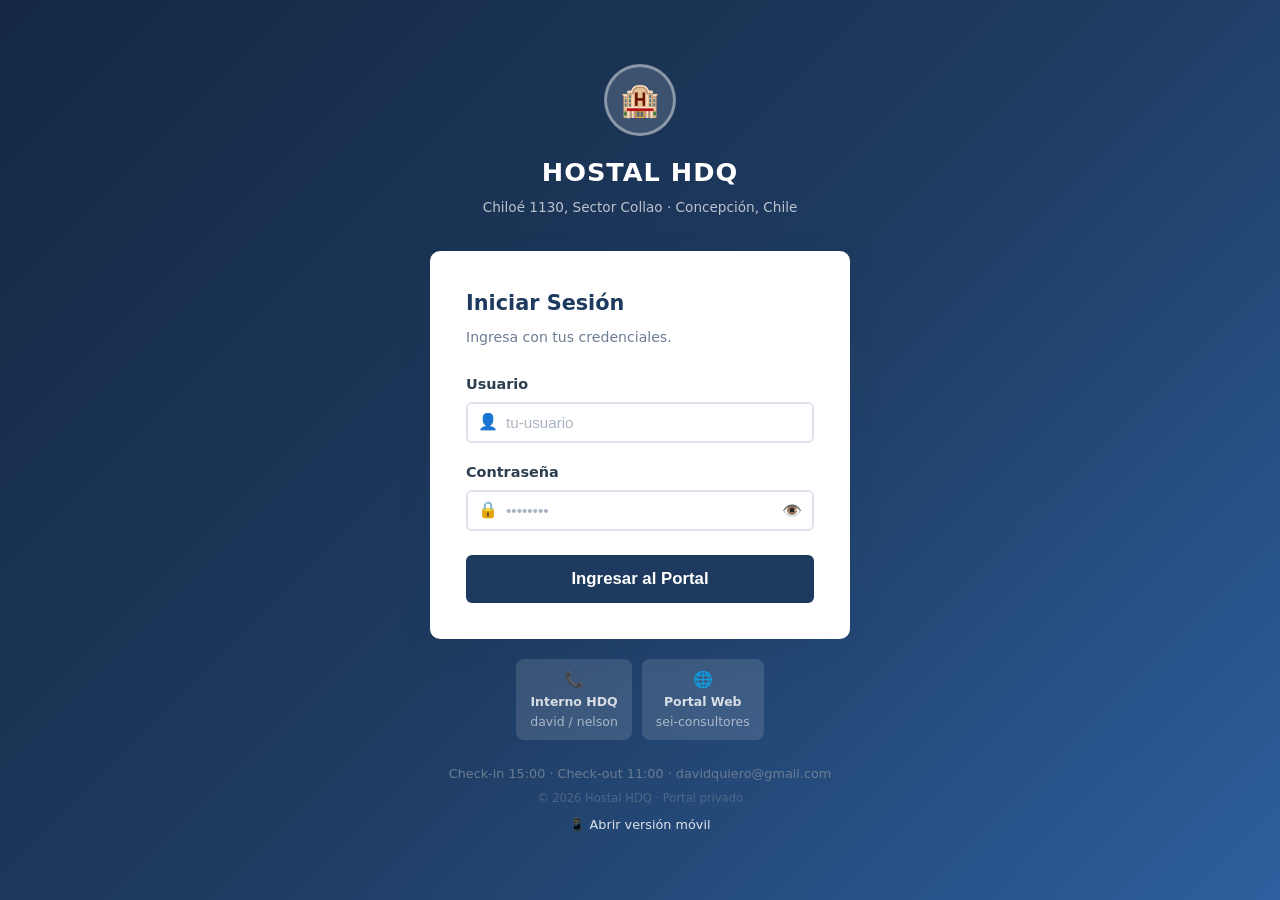
<file: dashboard.html>
<!DOCTYPE html>
<html lang="es" style="visibility:hidden">
<head>
  <meta charset="UTF-8" />
  <meta name="viewport" content="width=device-width, initial-scale=1.0" />
  <title>Dashboard — Hostal HDQ</title>
  <link rel="stylesheet" href="css/style.css" />
  <link rel="icon" type="image/svg+xml" href="data:image/svg+xml,<svg xmlns='http://www.w3.org/2000/svg' viewBox='0 0 100 100'><text y='.9em' font-size='90'>🏨</text></svg>" />
  <script src="js/auth.js"></script>
  <script src="js/sheets.js"></script>
  <script>AUTH.requireAuth(['owner','staff','web']);</script>
</head>
<body>
<div class="layout">

  <!-- ===== SIDEBAR ===== -->
  <aside class="sidebar" id="sidebar">
    <div class="sidebar-brand">
      <div class="logo">🏨 HDQ</div>
      <div class="client-name" id="sidebar-username">…</div>
    </div>
    <nav class="sidebar-nav" id="sidebar-nav">
      <!-- Se construye con JS según rol -->
    </nav>
    <div class="sidebar-footer">
      <div class="user-info">
        <div class="user-avatar" id="sidebar-avatar">👤</div>
        <div class="user-details">
          <div class="name" id="sidebar-username-footer">…</div>
          <div class="role" id="sidebar-role">…</div>
        </div>
      </div>
      <button class="btn-logout" id="btn-logout">🚪 Cerrar Sesión</button>
    </div>
  </aside>
  <div class="sidebar-overlay" id="sidebar-overlay"></div>

  <!-- ===== MAIN ===== -->
  <div class="main-content">
    <header class="topbar">
      <div style="display:flex;align-items:center;gap:12px;">
        <button class="menu-toggle" id="menu-toggle">☰</button>
        <span class="topbar-title" id="topbar-title">Dashboard</span>
      </div>
      <div class="topbar-right">
        <span class="topbar-date" id="topbar-date"></span>
        <a href="reservar.html" class="btn btn-accent btn-sm">+ Nueva Reserva</a>
      </div>
    </header>

    <main class="page-content">

      <!-- Bienvenida -->
      <div class="page-header">
        <div>
          <h1 id="welcome-title">Bienvenido</h1>
          <p  id="welcome-sub">Hostal HDQ · Concepción, Chile</p>
        </div>
        <div style="display:flex;gap:10px;flex-wrap:wrap;" id="header-actions">
          <!-- Botones según rol -->
        </div>
      </div>

      <!-- Estado de conexión -->
      <div id="conexion-status" style="margin-bottom:12px;"></div>

      <!-- Entorno visual badge -->
      <div id="entorno-badge" style="margin-bottom:20px;"></div>

      <!-- Stats -->
      <div class="stats-grid" id="stats-grid">
        <!-- Se llena con JS -->
      </div>

      <!-- Panel Hoy -->
      <div id="panel-hoy" style="margin-bottom:24px;display:none;"></div>

      <!-- Forecast 7 días -->
      <div id="panel-forecast" style="margin-bottom:24px;display:none;"></div>

      <!-- Reservas -->
      <div class="card" style="margin-bottom:24px;">
        <div class="card-header"
             style="display:flex;align-items:center;justify-content:space-between;">
          <div>
            <h2 id="table-title">📋 Reservas</h2>
            <p id="table-sub" style="font-size:0.85rem;margin-top:2px;"></p>
          </div>
          <a href="reservar.html" class="btn btn-outline btn-sm">+ Nueva</a>
        </div>
        <div id="reservas-container"></div>
      </div>

      <!-- Info del hostal (solo web) -->
      <div class="card" id="info-hostal" style="display:none;">
        <div class="card-header"><h2>🏨 Información del Hostal</h2></div>
        <div class="form-row">
          <div>
            <h3 style="color:var(--primary);margin-bottom:10px;">📍 Ubicación</h3>
            <p style="color:var(--text);"><strong>Chiloé 1130, Sector Collao</strong></p>
            <p>Concepción, Región del Biobío</p>
            <br>
            <h3 style="color:var(--primary);margin-bottom:10px;">⏰ Horarios</h3>
            <p><strong>Check-in:</strong> desde las 15:00 hrs</p>
            <p><strong>Check-out:</strong> hasta las 11:00 hrs</p>
          </div>
          <div>
            <h3 style="color:var(--primary);margin-bottom:10px;">💵 Tarifas / noche</h3>
            <div class="table-wrapper">
              <table>
                <thead><tr><th>N°</th><th>Tipo</th><th>Precio</th></tr></thead>
                <tbody>
                  <tr><td>101</td><td>Doble</td><td><strong>$35.700</strong></td></tr>
                  <tr><td>102</td><td>Cuádruple</td><td><strong>$80.000</strong></td></tr>
                  <tr><td>103</td><td>Doble 2 Camas</td><td><strong>$40.000</strong></td></tr>
                  <tr><td>201</td><td>Cuádruple</td><td><strong>$80.000</strong></td></tr>
                  <tr><td>202</td><td>Matrimonial</td><td><strong>$40.000</strong></td></tr>
                  <tr><td>203</td><td>Matrimonial</td><td><strong>$40.000</strong></td></tr>
                  <tr><td>204</td><td>2 Camas</td><td><strong>$45.000</strong></td></tr>
                  <tr><td>205</td><td>Triple</td><td><strong>$60.000</strong></td></tr>
                  <tr><td>206</td><td>Cuádruple</td><td><strong>$80.000</strong></td></tr>
                  <tr><td>207</td><td>Cuádruple</td><td><strong>$80.000</strong></td></tr>
                </tbody>
              </table>
            </div>
            <p style="margin-top:8px;font-size:0.8rem;">
              ☕ Desayuno opcional: $4.000 por persona/día.
            </p>
          </div>
        </div>
      </div>

    </main>
  </div>
</div>

<script src="js/auth.js"></script>
<script src="js/reservas.js"></script>
<script>
/* requireAuth ya corrió en el <head>; aquí solo leemos la sesión */
const session = AUTH.getSession();
if (session) {
  initLayout('dashboard');

  const role = session.role;

  /* ── Sidebar nav según rol ───────────────────── */
  document.getElementById('sidebar-nav').innerHTML = buildSidebarNav(role, 'dashboard');

  /* ── Avatar e info según rol ─────────────────── */
  const avatarMap  = { owner: '👑', staff: '📞', web: '🏢' };
  const avEl = document.getElementById('sidebar-avatar');
  if (avEl) avEl.textContent = avatarMap[role] || '👤';

  /* Badge de entorno y banner de conexión: ocultos para owner/staff */
  if (role === 'web') {
    const entornoCfg = { color: '#065f46', bg: '#ecfdf5', icon: '🌐', label: 'Entorno Web — Cliente Corporativo', desc: 'Reservas realizadas online desde el portal.' };
    document.getElementById('entorno-badge').innerHTML = `
      <div style="display:inline-flex;align-items:center;gap:10px;
        background:${entornoCfg.bg};border:1px solid ${entornoCfg.color}33;
        border-radius:8px;padding:10px 16px;">
        <span style="font-size:1.4rem;">${entornoCfg.icon}</span>
        <div>
          <div style="font-weight:700;color:${entornoCfg.color};font-size:0.88rem;">${entornoCfg.label}</div>
          <div style="font-size:0.8rem;color:var(--text-muted);">${entornoCfg.desc}</div>
        </div>
      </div>`;
  } else {
    document.getElementById('entorno-badge').style.display  = 'none';
    document.getElementById('conexion-status').style.display = 'none';
  }

  /* ── Bienvenida ──────────────────────────────── */
  const welcomeMap = {
    owner: `¡Hola, ${session.shortName}! 👑`,
    staff: `¡Hola, ${session.shortName}! 📞`,
    web:   `Bienvenido, ${session.displayName}`
  };
  const subMap = {
    owner: 'Panel completo · Ves todas las reservas de todos los orígenes',
    staff: 'Panel de staff · Tus reservas telefónicas y las de David',
    web:   'Portal de reservas corporativas · Hostal HDQ, Concepción'
  };
  document.getElementById('welcome-title').textContent = welcomeMap[role] || '¡Bienvenido!';
  document.getElementById('welcome-sub').textContent   = subMap[role] || '';

  /* ── Botones del header según rol ────────────── */
  const actionsMap = {
    owner: `<a href="reservar.html" class="btn btn-primary">📞 Nueva Reserva (Teléfono)</a>
            <a href="admin.html"    class="btn btn-outline">🔧 Panel Admin</a>`,
    staff: `<a href="reservar.html" class="nav-item" style="display:flex;align-items:center;
              gap:6px;background:var(--primary);color:#fff;padding:8px 18px;border-radius:6px;
              text-decoration:none;font-weight:600;font-size:0.9rem;">
              📞 Nueva Reserva</a>`,
    web:   `<a href="reservar.html" class="btn btn-primary">📅 Nueva Reserva</a>`
  };
  document.getElementById('header-actions').innerHTML = actionsMap[role] || '';

  /* ── Cambiar estado con sync a Sheets ─────────── */
  window.cambiarEstado = async function (id, estado) {
    const lbl = { confirmada:'confirmar', cancelada:'cancelar', pendiente:'reactivar' };
    if (!confirm(`¿Deseas ${lbl[estado]||estado} la reserva ${id}?`)) return;
    RESERVAS.updateEstado(id, estado);
    await SHEETS.updateEstado(id, estado);
    renderDashboard();
  };

  /* ── Renderizado principal (async) ─────────────── */
  /* silencioso: refresco automático sin mostrar el spinner */
  async function renderDashboard(silencioso) {
    if (!silencioso) document.getElementById('reservas-container').innerHTML = `
      <div style="text-align:center;padding:40px;color:var(--text-muted);">
        <div class="spinner" style="border-color:rgba(30,58,95,0.2);
             border-top-color:var(--primary);width:28px;height:28px;
             margin:0 auto 12px;"></div>
        <p>Cargando reservas...</p>
      </div>`;

    const { fuente, reservas: todas } = await cargarReservasCloud();

    let misReservas;
    if (role === 'owner') {
      misReservas = [...todas].reverse();
    } else if (role === 'staff') {
      misReservas = [...todas]
        .filter(r => ['Teléfono-Nelson','Teléfono-David','Teléfono','Booking'].includes(r.origen))
        .reverse();
    } else {
      misReservas = [...todas].filter(r => r.origen === 'Web' || !r.origen).reverse();
    }

    /* Ocultar canceladas en la vista principal */
    misReservas = misReservas.filter(r => r.estado !== 'cancelada');

    const pend = misReservas.filter(r => r.estado === 'pendiente').length;
    const conf = misReservas.filter(r => r.estado === 'confirmada').length;
    const ingr = misReservas.filter(r => r.estado !== 'cancelada').reduce((s,r)=>s+(r.total||0),0);
    const noch = misReservas.filter(r => r.estado !== 'cancelada').reduce((s,r)=>s+(r.noches||0),0);

    /* ── Fecha de hoy como string YYYY-MM-DD ── */
    const _hoy    = new Date();
    const hoyStr  = `${_hoy.getFullYear()}-${String(_hoy.getMonth()+1).padStart(2,'0')}-${String(_hoy.getDate()).padStart(2,'0')}`;
    const totalHabs   = Object.keys(HABITACIONES).length;
    const activasHoy  = todas.filter(r => r.estado !== 'cancelada');
    const habsOcupHoy = (() => {
      const s = new Set();
      activasHoy
        .filter(r => r.checkin <= hoyStr && r.checkout > hoyStr)
        .forEach(r => (r.habitaciones || []).forEach(h => s.add(String(h.numero || h))));
      return s.size;
    })();
    const pctOcup     = Math.round(habsOcupHoy / totalHabs * 100);
    const salenHoyCount = activasHoy.filter(r => r.checkout === hoyStr).length;
    const ingrHoy       = activasHoy
      .filter(r => r.checkout === hoyStr)
      .reduce((s, r) => s + (r.total || 0), 0);

    /* Stats integrados en panel-hoy — grid queda vacío */
    document.getElementById('stats-grid').innerHTML = '';

    /* ── Panel de Hoy (solo owner y staff) ────────────── */
    if (role === 'owner' || role === 'staff') {
      const manD = new Date(_hoy); manD.setDate(manD.getDate() + 1);
      const manS = `${manD.getFullYear()}-${String(manD.getMonth()+1).padStart(2,'0')}-${String(manD.getDate()).padStart(2,'0')}`;
      const activas = activasHoy;
      const salenHoy   = activas.filter(r => r.checkout === hoyStr);
      const entranHoy  = activas.filter(r => r.checkin  === hoyStr);
      const entranMana = activas.filter(r => r.checkin  === manS);

      function filaHab(r) {
        const habs  = (r.habitaciones||[]).map(h=>'Hab.'+h.numero).join(', ') || '—';
        const nombre = r.huesped_nombre || r.cliente || '—';
        return `<div style="display:flex;justify-content:space-between;align-items:center;
                  padding:8px 0;border-bottom:1px solid rgba(0,0,0,.06);font-size:.85rem;">
                  <span style="font-weight:600;">${habs}</span>
                  <span style="color:var(--text-muted);flex:1;text-align:right;padding-right:8px;">${nombre}</span>
                </div>`;
      }

      function bloque(color, bg, border, icon, titulo, lista, badge) {
        const filas = lista.length
          ? lista.map(filaHab).join('')
          : `<p style="color:var(--text-muted);font-size:.85rem;padding:8px 0;">Ninguna</p>`;
        return `
          <div style="background:${bg};border:1px solid ${border};border-radius:12px;padding:16px;flex:1;min-width:180px;">
            <div style="display:flex;align-items:center;gap:8px;margin-bottom:12px;">
              <span style="font-size:1.4rem;">${icon}</span>
              <div>
                <div style="font-weight:700;color:${color};font-size:.9rem;">${titulo}</div>
                <div style="font-size:1.6rem;font-weight:700;color:${color};line-height:1;">${lista.length}
                  <span style="font-size:.75rem;font-weight:600;background:${color};color:#fff;
                    padding:2px 8px;border-radius:20px;vertical-align:middle;">${badge}</span>
                </div>
              </div>
            </div>
            <div style="border-top:1px solid ${border};padding-top:8px;">${filas}</div>
          </div>`;
      }

      const dias   = ['Domingo','Lunes','Martes','Miércoles','Jueves','Viernes','Sábado'];
      const meses  = ['Enero','Febrero','Marzo','Abril','Mayo','Junio','Julio','Agosto','Septiembre','Octubre','Noviembre','Diciembre'];
      const fechaLabel = `${dias[_hoy.getDay()]} ${_hoy.getDate()} de ${meses[_hoy.getMonth()]}`;

      const statsDerechaHtml = role === 'owner' ? `
        <div style="display:flex;gap:16px;flex-shrink:0;align-items:center;">
          <div style="text-align:right;">
            <div style="font-size:1.5rem;font-weight:700;color:#0f6e56;line-height:1.1;">${pctOcup}%</div>
            <div style="font-size:.75rem;color:var(--text-muted);">Ocupación · ${habsOcupHoy}/${totalHabs} hab.</div>
          </div>
          <div style="width:1px;height:36px;background:var(--border,#e2e8f0);"></div>
          <div style="text-align:right;">
            <div style="font-size:1.5rem;font-weight:700;color:#6b21a8;line-height:1.1;">${ingrHoy > 0 ? formatCLP(ingrHoy) : '—'}</div>
            <div style="font-size:.75rem;color:var(--text-muted);">Cobros hoy · ${salenHoyCount} checkout${salenHoyCount !== 1 ? 's' : ''}</div>
          </div>
        </div>` : `
        <div style="text-align:right;flex-shrink:0;">
          <div style="font-size:1.5rem;font-weight:700;color:#0f6e56;line-height:1.1;">${pctOcup}%</div>
          <div style="font-size:.75rem;color:var(--text-muted);">Ocupación · ${habsOcupHoy}/${totalHabs} hab.</div>
        </div>`;

      document.getElementById('panel-hoy').style.display = 'block';
      document.getElementById('panel-hoy').innerHTML = `
        <div class="card">
          <div class="card-header" style="padding-bottom:4px;display:flex;justify-content:space-between;align-items:center;flex-wrap:wrap;gap:12px;">
            <div>
              <h2>📅 Hoy — ${fechaLabel}</h2>
              <p style="font-size:.85rem;color:var(--text-muted);margin-top:2px;">
                Salen ${salenHoy.length} · Entran ${entranHoy.length} · Mañana llegan ${entranMana.length}
              </p>
            </div>
            ${statsDerechaHtml}
          </div>
          <div style="display:flex;gap:12px;flex-wrap:wrap;padding:16px;">
            ${bloque('#a32d2d','#fcebeb','#f7c1c1','🛏️','Salen hoy',    salenHoy,  'CHECKOUT')}
            ${bloque('#27500a','#eaf3de','#c0dd97','🔑','Entran hoy',   entranHoy, 'CHECKIN')}
            ${bloque('#854f0b','#faeeda','#fac775','📅','Entran mañana',entranMana,'MAÑANA')}
          </div>
        </div>`;
    }

    /* ── Forecast 7 días (solo owner y staff) ─────────── */
    if (role === 'owner' || role === 'staff') {
      const TOTAL_HABS = Object.keys(HABITACIONES).length;
      const activas    = todas.filter(r => r.estado !== 'cancelada');
      const dias7      = ['Dom','Lun','Mar','Mié','Jue','Vie','Sáb'];
      const meses7     = ['Ene','Feb','Mar','Abr','May','Jun','Jul','Ago','Sep','Oct','Nov','Dic'];

      let barras = '';
      for (let i = 0; i < 7; i++) {
        const d    = new Date(); d.setDate(d.getDate() + i);
        const dStr = `${d.getFullYear()}-${String(d.getMonth()+1).padStart(2,'0')}-${String(d.getDate()).padStart(2,'0')}`;
        const label = i === 0 ? 'Hoy' : i === 1 ? 'Mañana' : `${dias7[d.getDay()]} ${d.getDate()}`;
        const mes   = meses7[d.getMonth()];

        /* Contar habitaciones ocupadas ese día */
        const habsOcup = new Set();
        activas.forEach(r => {
          if (r.checkin <= dStr && r.checkout > dStr) {
            (r.habitaciones || []).forEach(h => habsOcup.add(String(h.numero)));
          }
        });
        const ocup   = habsOcup.size;
        const libres = TOTAL_HABS - ocup;
        const pct    = Math.round(ocup / TOTAL_HABS * 100);
        const color  = pct >= 90 ? '#e24b4a' : pct >= 60 ? '#ba7517' : '#3b6d11';
        const bgFill = pct >= 90 ? '#fcebeb' : pct >= 60 ? '#faeeda' : '#eaf3de';
        const isHoy  = i === 0;

        barras += `
          <div style="display:flex;flex-direction:column;align-items:center;gap:6px;flex:1;min-width:72px;">
            <div style="font-size:.72rem;color:var(--text-muted);white-space:nowrap;">${mes} ${d.getDate()}</div>
            <div style="font-size:.82rem;font-weight:${isHoy?'700':'500'};color:${isHoy?'var(--primary)':'var(--text)'};white-space:nowrap;">${label}</div>
            <div style="width:100%;background:#e5e7eb;border-radius:8px;height:64px;position:relative;overflow:hidden;">
              <div style="position:absolute;bottom:0;width:100%;height:${pct}%;background:${color};border-radius:8px;transition:height .3s;"></div>
            </div>
            <div style="font-size:.8rem;font-weight:700;color:${color};">${ocup}/${TOTAL_HABS}</div>
            <div style="font-size:.72rem;padding:2px 7px;border-radius:12px;background:${bgFill};color:${color};font-weight:600;white-space:nowrap;">
              ${libres === 0 ? 'Lleno' : libres === TOTAL_HABS ? 'Libre' : libres + (libres === 1 ? ' libre' : ' libres')}
            </div>
          </div>`;
      }

      document.getElementById('panel-forecast').style.display = 'block';
      document.getElementById('panel-forecast').innerHTML = `
        <div class="card">
          <div class="card-header" style="padding-bottom:8px;">
            <h2>📊 Próximos 7 días</h2>
            <p style="font-size:.85rem;color:var(--text-muted);">Ocupación habitaciones · ${TOTAL_HABS} en total</p>
          </div>
          <div style="display:flex;gap:8px;padding:16px;overflow-x:auto;">${barras}</div>
          <div style="display:flex;gap:16px;padding:0 16px 14px;font-size:.76rem;">
            <span style="display:flex;align-items:center;gap:5px;"><span style="width:10px;height:10px;border-radius:3px;background:#3b6d11;display:inline-block;"></span>Baja (&lt;60%)</span>
            <span style="display:flex;align-items:center;gap:5px;"><span style="width:10px;height:10px;border-radius:3px;background:#ba7517;display:inline-block;"></span>Media (60-89%)</span>
            <span style="display:flex;align-items:center;gap:5px;"><span style="width:10px;height:10px;border-radius:3px;background:#e24b4a;display:inline-block;"></span>Alta (≥90%)</span>
          </div>
        </div>`;
    }

    const fuenteBadge = fuente === 'sheets'
      ? `<span style="font-size:0.75rem;background:#ecfdf5;color:#065f46;border:1px solid #6ee7b7;
                      padding:2px 8px;border-radius:20px;font-weight:700;margin-left:8px;">🟢 Google Sheets</span>`
      : `<span style="font-size:0.75rem;background:#fef9e7;color:#9a7d0a;border:1px solid #f6c90e;
                      padding:2px 8px;border-radius:20px;font-weight:700;margin-left:8px;">🟡 Local</span>`;

    const titulosTabla = { owner:'📋 Todas las Reservas', staff:'📋 Reservas Telefónicas', web:'📋 Mis Reservas' };
    document.getElementById('table-title').innerHTML = (titulosTabla[role]||'📋 Reservas') + fuenteBadge;
    document.getElementById('table-sub').textContent =
      `${misReservas.length} reserva${misReservas.length!==1?'s':''}`;

    renderReservasTable('reservas-container', misReservas.slice(0, 20), {
      showOrigen:  role === 'owner' || role === 'staff',
      showActions: role === 'owner' || role === 'staff',
      showTotal:   role === 'owner'   /* Nelson no ve montos */
    });
  }

  mostrarEstadoConexion('conexion-status');
  renderDashboard();

  /* Cada minuto trae lo nuevo (ej: reservas hechas desde el celular) */
  autoActualizar(() => renderDashboard(true));

  if (role === 'web') document.getElementById('info-hostal').style.display = 'block';
}
</script>
</body>
</html>
</file>
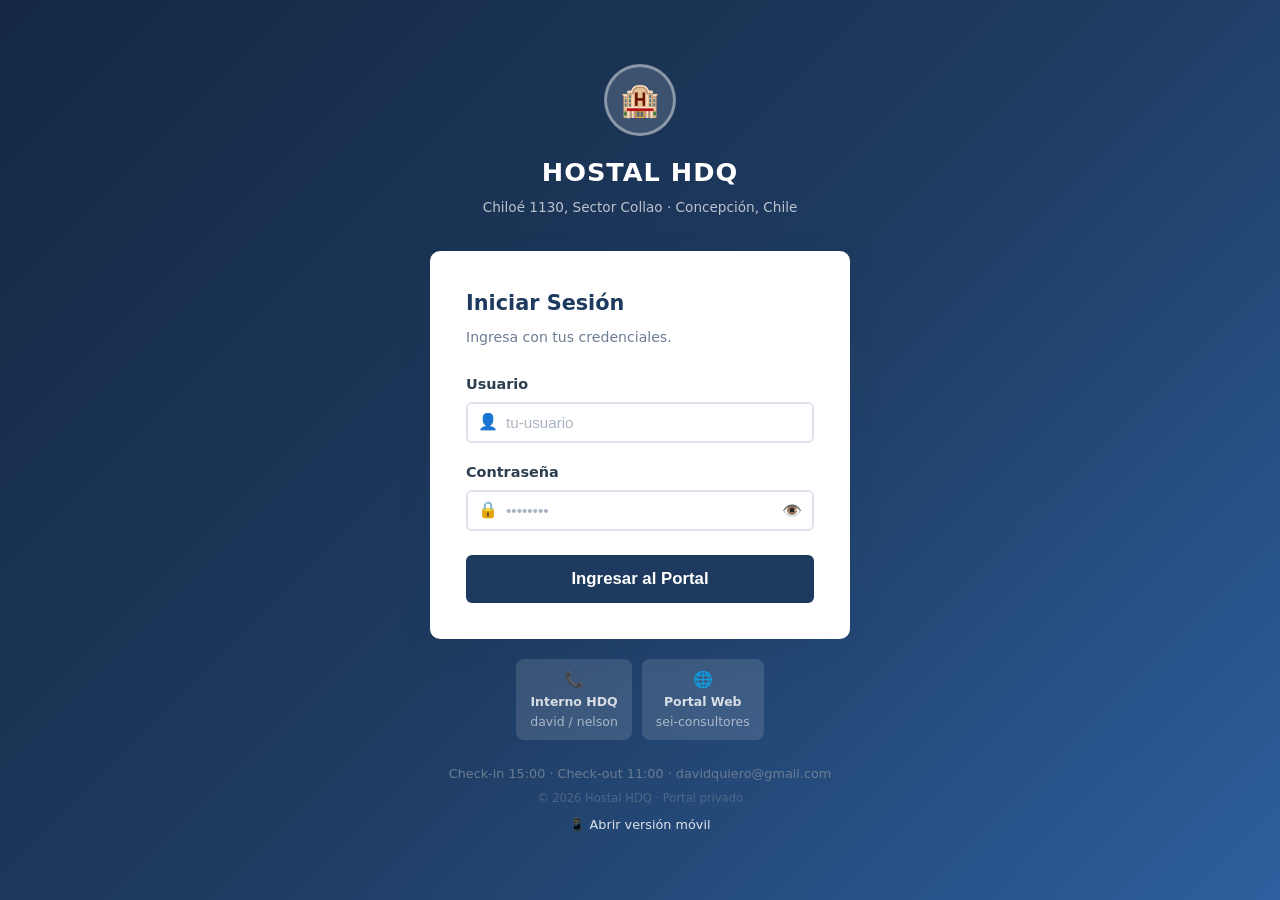
<file: emat.html>
<!DOCTYPE html>
<html lang="es" style="visibility:hidden">
<head>
  <meta charset="UTF-8" />
  <meta name="viewport" content="width=device-width, initial-scale=1.0" />
  <title>EMAT — Hostal HDQ</title>
  <link rel="stylesheet" href="css/style.css" />
  <script src="js/auth.js"></script>
  <script src="js/sheets.js"></script>
  <script>AUTH.requireAuth(['owner']);</script>
  <style>
    /* ─── EMAT Form Styles ─── */
    .emat-container {
      max-width: 900px;
      margin: 0 auto;
      padding: 16px;
      font-family: Arial, sans-serif;
    }

    .emat-header {
      text-align: center;
      border: 2px solid #003366;
      padding: 12px;
      margin-bottom: 20px;
      background: #f0f4ff;
    }

    .emat-header h1 {
      font-size: 16px;
      font-weight: bold;
      color: #003366;
      margin: 0 0 4px 0;
    }

    .emat-header p {
      font-size: 13px;
      margin: 2px 0;
      color: #333;
    }

    .emat-controls {
      display: flex;
      gap: 12px;
      align-items: center;
      flex-wrap: wrap;
      margin-bottom: 20px;
      padding: 12px;
      background: #fff8e1;
      border: 1px solid #ffc107;
      border-radius: 6px;
    }

    .emat-controls label {
      font-weight: bold;
      font-size: 14px;
    }

    .emat-controls select,
    .emat-controls input[type="number"] {
      padding: 6px 10px;
      border: 1px solid #ccc;
      border-radius: 4px;
      font-size: 14px;
    }

    .btn-calcular {
      background: #0066cc;
      color: white;
      border: none;
      padding: 8px 18px;
      border-radius: 4px;
      cursor: pointer;
      font-size: 14px;
      font-weight: bold;
    }

    .btn-calcular:hover { background: #0052a3; }

    .btn-guardar-config {
      background: #28a745;
      color: white;
      border: none;
      padding: 8px 18px;
      border-radius: 4px;
      cursor: pointer;
      font-size: 14px;
    }

    .btn-guardar-config:hover { background: #1e7e34; }

    .btn-imprimir {
      background: #6f42c1;
      color: white;
      border: none;
      padding: 8px 18px;
      border-radius: 4px;
      cursor: pointer;
      font-size: 14px;
    }

    .btn-imprimir:hover { background: #5a32a3; }

    /* Sections */
    .emat-section {
      border: 1px solid #003366;
      margin-bottom: 16px;
      border-radius: 4px;
      overflow: hidden;
    }

    .emat-section-title {
      background: #003366;
      color: white;
      font-weight: bold;
      font-size: 13px;
      padding: 8px 12px;
      letter-spacing: 0.5px;
    }

    .emat-section-body {
      padding: 12px;
      background: white;
    }

    /* Fields */
    .emat-row {
      display: flex;
      align-items: center;
      gap: 8px;
      margin-bottom: 8px;
      flex-wrap: wrap;
    }

    .emat-row label {
      font-size: 12px;
      color: #333;
      min-width: 220px;
      font-weight: 600;
    }

    .emat-field-wrapper {
      display: flex;
      align-items: center;
      gap: 6px;
      flex: 1;
    }

    .emat-input {
      flex: 1;
      min-width: 180px;
      padding: 5px 8px;
      border: 1px solid #aaa;
      border-radius: 3px;
      font-size: 13px;
      background: white;
    }

    .emat-input.auto-calc {
      background: #e3f2fd;
      border-color: #1976d2;
    }

    .badge {
      display: inline-block;
      font-size: 10px;
      padding: 1px 5px;
      border-radius: 10px;
      white-space: nowrap;
    }

    .badge-auto {
      background: #1976d2;
      color: white;
    }

    .badge-manual {
      background: #888;
      color: white;
    }

    /* Grid for 2-column layout */
    .emat-grid-2 {
      display: grid;
      grid-template-columns: 1fr 1fr;
      gap: 8px 16px;
    }

    /* Table */
    .emat-table {
      width: 100%;
      border-collapse: collapse;
      font-size: 12px;
      margin-top: 8px;
    }

    .emat-table th {
      background: #003366;
      color: white;
      padding: 6px 8px;
      text-align: center;
      border: 1px solid #002244;
    }

    .emat-table td {
      border: 1px solid #aaa;
      padding: 5px 8px;
      text-align: center;
    }

    .emat-table tr:nth-child(even) td { background: #f9f9f9; }
    .emat-table td:first-child { text-align: left; }
    .emat-table .total-row td {
      font-weight: bold;
      background: #e8f0fe;
    }

    .emat-table input[type="number"],
    .emat-table input[type="text"] {
      width: 90%;
      padding: 3px 5px;
      border: 1px solid #aaa;
      border-radius: 2px;
      font-size: 12px;
      text-align: center;
    }

    .emat-table input.auto-calc {
      background: #e3f2fd;
      border-color: #1976d2;
    }

    .emat-note {
      font-size: 11px;
      color: #666;
      margin-top: 6px;
      font-style: italic;
    }

    .alert-no-reservas {
      background: #fff3cd;
      border: 1px solid #ffc107;
      padding: 10px 14px;
      border-radius: 4px;
      font-size: 13px;
      color: #856404;
      margin-top: 8px;
    }

    .alert-iva {
      background: #fff3cd;
      border: 1px solid #ffc107;
      padding: 8px 12px;
      border-radius: 4px;
      font-size: 12px;
      color: #856404;
      margin-top: 8px;
    }

    .emat-total-row {
      font-weight: bold;
    }

    .print-header {
      display: none;
    }

    /* ─── PRINT STYLES ─── */
    @media print {
      body { visibility: visible !important; }
      html { visibility: visible !important; }

      .sidebar,
      .topbar,
      .emat-controls,
      .no-print {
        display: none !important;
      }

      .layout {
        display: block !important;
      }

      .main-content, .content-area {
        margin: 0 !important;
        padding: 0 !important;
        width: 100% !important;
      }

      .emat-container {
        max-width: 100%;
        padding: 0;
        font-family: Arial, sans-serif;
        font-size: 10pt;
      }

      .print-header {
        display: block;
        text-align: center;
        margin-bottom: 12px;
        border-bottom: 2px solid #003366;
        padding-bottom: 8px;
      }

      .print-header h2 {
        font-size: 14pt;
        margin: 0 0 4px 0;
        color: #003366;
      }

      .print-header p {
        font-size: 10pt;
        margin: 2px 0;
        color: #333;
      }

      .emat-header {
        display: none;
      }

      .emat-section {
        border: 1px solid #333;
        margin-bottom: 10px;
        page-break-inside: avoid;
      }

      .emat-section-title {
        background: #333 !important;
        color: white !important;
        -webkit-print-color-adjust: exact;
        print-color-adjust: exact;
      }

      .emat-section.page-break-before {
        page-break-before: always;
      }

      .emat-input {
        border: none;
        border-bottom: 1px solid #333;
        border-radius: 0;
        background: transparent !important;
        padding: 2px 4px;
        font-size: 10pt;
      }

      .emat-input.auto-calc {
        background: transparent !important;
        border-color: #333;
      }

      .badge { display: none; }

      .emat-table input[type="number"],
      .emat-table input[type="text"] {
        border: none;
        border-bottom: 1px solid #333;
        background: transparent !important;
        font-size: 10pt;
        text-align: center;
      }

      .emat-table input.auto-calc {
        background: transparent !important;
      }

      .emat-table th {
        background: #333 !important;
        color: white !important;
        -webkit-print-color-adjust: exact;
        print-color-adjust: exact;
      }

      .emat-table .total-row td {
        background: #f0f0f0 !important;
        -webkit-print-color-adjust: exact;
        print-color-adjust: exact;
      }

      body {
        margin: 1cm;
      }
    }
  </style>
</head>
<body>
<div class="layout">

  <!-- ===== SIDEBAR ===== -->
  <aside class="sidebar" id="sidebar">
    <div class="sidebar-brand">
      <div class="logo">🏨 HDQ</div>
      <div class="client-name" id="sidebar-username">…</div>
    </div>
    <nav class="sidebar-nav" id="sidebar-nav"></nav>
    <div class="sidebar-footer">
      <div class="user-info">
        <div class="user-avatar" id="sidebar-avatar">👤</div>
        <div class="user-details">
          <div class="name" id="sidebar-username-footer">…</div>
          <div class="role" id="sidebar-role">…</div>
        </div>
      </div>
      <button class="btn-logout" id="btn-logout">🚪 Cerrar Sesión</button>
    </div>
  </aside>
  <div class="sidebar-overlay" id="sidebar-overlay"></div>

  <!-- ===== MAIN ===== -->
  <div class="main-content">
    <header class="topbar">
      <div style="display:flex;align-items:center;gap:12px;">
        <button class="menu-toggle" id="menu-toggle">☰</button>
        <span class="topbar-title">EMAT — INE</span>
      </div>
      <div class="topbar-right">
        <span class="topbar-date" id="topbar-date"></span>
      </div>
    </header>
    <main class="page-content">

      <div class="emat-container">

        <!-- Print Header (only visible when printing) -->
        <div class="print-header" id="print-header">
          <h2>HOSTAL HDQ — FORMULARIO EMAT INE</h2>
          <p id="print-periodo"></p>
          <p id="print-fecha-emision"></p>
        </div>

        <!-- Screen Header -->
        <div class="emat-header">
          <h1>FORMULARIO EMAT — Encuesta Mensual Establecimientos de Alojamiento Turístico</h1>
          <p>Instituto Nacional de Estadísticas (INE) · Hostal HDQ Concepción</p>
        </div>

        <!-- Controls -->
        <div class="emat-controls no-print">
          <label>Mes:</label>
          <select id="sel-mes">
            <option value="1">Enero</option>
            <option value="2">Febrero</option>
            <option value="3">Marzo</option>
            <option value="4">Abril</option>
            <option value="5">Mayo</option>
            <option value="6">Junio</option>
            <option value="7">Julio</option>
            <option value="8">Agosto</option>
            <option value="9">Septiembre</option>
            <option value="10">Octubre</option>
            <option value="11">Noviembre</option>
            <option value="12">Diciembre</option>
          </select>

          <label>Año:</label>
          <input type="number" id="sel-anio" value="2026" min="2020" max="2030" style="width:80px" />

          <button class="btn-calcular" onclick="calcularEMAT()">⚡ Calcular desde reservas</button>
          <button class="btn-guardar-config" onclick="guardarConfigHostal()">💾 Guardar config hostal</button>
          <button class="btn-imprimir" onclick="imprimirEMAT()">🖨️ Imprimir / Guardar PDF</button>
        </div>

        <!-- SECCIÓN A — Identificación -->
        <div class="emat-section">
          <div class="emat-section-title">SECCIÓN A — Identificación del Establecimiento</div>
          <div class="emat-section-body">
            <div class="emat-grid-2">
              <div class="emat-row">
                <label>RUT Establecimiento:</label>
                <div class="emat-field-wrapper">
                  <input class="emat-input" type="text" id="a-rut" placeholder="76.XXX.XXX-X" />
                  <span class="badge badge-manual">✏️ Manual</span>
                </div>
              </div>
              <div class="emat-row">
                <label>Nombre o Razón Social:</label>
                <div class="emat-field-wrapper">
                  <input class="emat-input" type="text" id="a-razon-social" value="Hostal HDQ" />
                  <span class="badge badge-manual">✏️ Manual</span>
                </div>
              </div>
              <div class="emat-row">
                <label>Nombre Comercial:</label>
                <div class="emat-field-wrapper">
                  <input class="emat-input" type="text" id="a-nombre-comercial" value="Hostal HDQ" />
                  <span class="badge badge-manual">✏️ Manual</span>
                </div>
              </div>
              <div class="emat-row">
                <label>Dirección:</label>
                <div class="emat-field-wrapper">
                  <input class="emat-input" type="text" id="a-direccion" placeholder="Calle, número" />
                  <span class="badge badge-manual">✏️ Manual</span>
                </div>
              </div>
              <div class="emat-row">
                <label>Teléfono:</label>
                <div class="emat-field-wrapper">
                  <input class="emat-input" type="text" id="a-telefono" placeholder="+56 9 XXXX XXXX" />
                  <span class="badge badge-manual">✏️ Manual</span>
                </div>
              </div>
              <div class="emat-row">
                <label>Email:</label>
                <div class="emat-field-wrapper">
                  <input class="emat-input" type="email" id="a-email" value="davidquiero@gmail.com" />
                  <span class="badge badge-manual">✏️ Manual</span>
                </div>
              </div>
              <div class="emat-row">
                <label>Página Web:</label>
                <div class="emat-field-wrapper">
                  <input class="emat-input" type="text" id="a-web" placeholder="www.hostalhdq.cl" />
                  <span class="badge badge-manual">✏️ Manual</span>
                </div>
              </div>
              <div class="emat-row">
                <label>Región:</label>
                <div class="emat-field-wrapper">
                  <input class="emat-input" type="text" id="a-region" value="VIII Biobío" />
                  <span class="badge badge-manual">✏️ Manual</span>
                </div>
              </div>
              <div class="emat-row">
                <label>Comuna:</label>
                <div class="emat-field-wrapper">
                  <input class="emat-input" type="text" id="a-comuna" value="Concepción" />
                  <span class="badge badge-manual">✏️ Manual</span>
                </div>
              </div>
              <div class="emat-row">
                <label>Nombre Representante Legal:</label>
                <div class="emat-field-wrapper">
                  <input class="emat-input" type="text" id="a-rep-legal" placeholder="Nombre completo" />
                  <span class="badge badge-manual">✏️ Manual</span>
                </div>
              </div>
              <div class="emat-row">
                <label>RUT Representante Legal:</label>
                <div class="emat-field-wrapper">
                  <input class="emat-input" type="text" id="a-rut-rep" placeholder="XX.XXX.XXX-X" />
                  <span class="badge badge-manual">✏️ Manual</span>
                </div>
              </div>
              <div class="emat-row">
                <label>Días de Funcionamiento en el mes:</label>
                <div class="emat-field-wrapper">
                  <input class="emat-input" type="number" id="a-dias-func" min="1" max="31" value="30" />
                  <span class="badge badge-auto" id="badge-dias-func">✅ Auto</span>
                </div>
              </div>
            </div>
          </div>
        </div>

        <!-- SECCIÓN B — Capacidad Ofrecida -->
        <div class="emat-section">
          <div class="emat-section-title">SECCIÓN B — Capacidad Ofrecida</div>
          <div class="emat-section-body">
            <table class="emat-table">
              <thead>
                <tr>
                  <th>Tipo de Unidad</th>
                  <th>N° de Unidades</th>
                  <th>N° de Plazas</th>
                  <th></th>
                </tr>
              </thead>
              <tbody>
                <tr>
                  <td>Habitaciones</td>
                  <td><input type="number" id="b-hab-unidades" class="auto-calc" value="10" /></td>
                  <td><input type="number" id="b-hab-plazas" class="auto-calc" value="29" /></td>
                  <td><span class="badge badge-auto">✅ Auto</span></td>
                </tr>
                <tr>
                  <td>Cabañas</td>
                  <td><input type="number" id="b-cab-unidades" value="0" /></td>
                  <td><input type="number" id="b-cab-plazas" value="0" /></td>
                  <td><span class="badge badge-manual">✏️ Manual</span></td>
                </tr>
                <tr>
                  <td>Departamentos</td>
                  <td><input type="number" id="b-dep-unidades" value="0" /></td>
                  <td><input type="number" id="b-dep-plazas" value="0" /></td>
                  <td><span class="badge badge-manual">✏️ Manual</span></td>
                </tr>
                <tr>
                  <td>Camping (sitios)</td>
                  <td><input type="number" id="b-camp-unidades" value="0" /></td>
                  <td><input type="number" id="b-camp-plazas" value="0" /></td>
                  <td><span class="badge badge-manual">✏️ Manual</span></td>
                </tr>
                <tr class="total-row">
                  <td><strong>TOTAL</strong></td>
                  <td id="b-total-unidades"><strong>10</strong></td>
                  <td id="b-total-plazas"><strong>29</strong></td>
                  <td></td>
                </tr>
              </tbody>
            </table>
            <p class="emat-note">Detalle habitaciones: 101-Doble(2), 102-Cuádruple(4), 103-Doble 2 Camas(2), 201-Cuádruple(4), 202-Matrimonial(2), 203-Matrimonial(2), 204-2 Camas(2), 205-Triple(3), 206-Cuádruple(4), 207-Cuádruple(4) = 10 hab / 29 plazas</p>
          </div>
        </div>

        <!-- SECCIÓN C — Personal Ocupado -->
        <div class="emat-section">
          <div class="emat-section-title">SECCIÓN C — Personal Ocupado</div>
          <div class="emat-section-body">
            <table class="emat-table">
              <thead>
                <tr>
                  <th>Categoría</th>
                  <th>Hombre</th>
                  <th>Mujer</th>
                  <th>Total</th>
                  <th></th>
                </tr>
              </thead>
              <tbody>
                <tr>
                  <td>Personal Permanente</td>
                  <td><input type="number" id="c-perm-h" value="2" min="0" onchange="actualizarTotalPersonal()" /></td>
                  <td><input type="number" id="c-perm-m" value="1" min="0" onchange="actualizarTotalPersonal()" /></td>
                  <td id="c-perm-total">3</td>
                  <td><span class="badge badge-manual">✏️ Manual</span></td>
                </tr>
                <tr>
                  <td>Personal Eventual</td>
                  <td><input type="number" id="c-even-h" value="0" min="0" onchange="actualizarTotalPersonal()" /></td>
                  <td><input type="number" id="c-even-m" value="0" min="0" onchange="actualizarTotalPersonal()" /></td>
                  <td id="c-even-total">0</td>
                  <td><span class="badge badge-manual">✏️ Manual</span></td>
                </tr>
                <tr class="total-row">
                  <td><strong>TOTAL</strong></td>
                  <td id="c-total-h"><strong>2</strong></td>
                  <td id="c-total-m"><strong>1</strong></td>
                  <td id="c-total-total"><strong>3</strong></td>
                  <td></td>
                </tr>
              </tbody>
            </table>
          </div>
        </div>

        <!-- SECCIÓN D — Movimiento de Pasajeros -->
        <div class="emat-section page-break-before">
          <div class="emat-section-title">SECCIÓN D — Movimiento de Pasajeros</div>
          <div class="emat-section-body">
            <div id="d-alerta-no-reservas" style="display:none">
              <div class="alert-no-reservas">⚠️ No se encontraron reservas para el período seleccionado. Complete los campos manualmente o seleccione otro mes.</div>
            </div>

            <table class="emat-table">
              <thead>
                <tr>
                  <th rowspan="2">Procedencia de Pasajeros</th>
                  <th colspan="2">Llegadas</th>
                  <th colspan="2">Pernoctaciones</th>
                </tr>
                <tr>
                  <th>N°</th>
                  <th>%</th>
                  <th>N°</th>
                  <th>%</th>
                </tr>
              </thead>
              <tbody>
                <tr>
                  <td><strong>Residentes en Chile</strong></td>
                  <td><input type="number" id="d-chl-llegadas" class="auto-calc" value="0" onchange="actualizarPorcentajes()" /></td>
                  <td id="d-chl-llegadas-pct">0%</td>
                  <td><input type="number" id="d-chl-pernoc" class="auto-calc" value="0" onchange="actualizarPorcentajes()" /></td>
                  <td id="d-chl-pernoc-pct">0%</td>
                </tr>
                <tr>
                  <td style="padding-left:20px; font-size:11px;">↳ Nota: Distribución por región completar manualmente</td>
                  <td colspan="4" style="text-align:left; font-size:11px; color:#666;">
                    Región VIII Biobío: <input type="number" style="width:60px" id="d-region-llegadas" value="0" />
                    &nbsp;|&nbsp; Otras regiones: <input type="number" style="width:60px" id="d-otras-llegadas" value="0" />
                  </td>
                </tr>
                <tr>
                  <td><strong>Residentes en el Extranjero</strong></td>
                  <td><input type="number" id="d-ext-llegadas" class="auto-calc" value="0" onchange="actualizarPorcentajes()" /></td>
                  <td id="d-ext-llegadas-pct">0%</td>
                  <td><input type="number" id="d-ext-pernoc" class="auto-calc" value="0" onchange="actualizarPorcentajes()" /></td>
                  <td id="d-ext-pernoc-pct">0%</td>
                </tr>
                <tr>
                  <td style="padding-left:20px; font-size:11px;">↳ Distribución por país de residencia:</td>
                  <td colspan="4">
                    <div id="d-paises-wrapper" style="font-size:11px;">
                      <span style="color:#888">Completar si hay huéspedes extranjeros</span>
                    </div>
                  </td>
                </tr>
                <tr class="total-row">
                  <td><strong>TOTAL</strong></td>
                  <td id="d-total-llegadas"><strong>0</strong></td>
                  <td>100%</td>
                  <td id="d-total-pernoc"><strong>0</strong></td>
                  <td>100%</td>
                </tr>
              </tbody>
            </table>
            <p class="emat-note">✅ Auto: calculado desde reservas con check-in en el período. Llegadas = número de reservas; Pernoctaciones = suma de noches × huéspedes.</p>
            <p class="emat-note">La distinción nacional/extranjero se basa en el formato del RUT: formato chileno (XX.XXX.XXX-X) → residente en Chile; sin RUT o formato extranjero → extranjero.</p>
          </div>
        </div>

        <!-- SECCIÓN E — Ocupación -->
        <div class="emat-section">
          <div class="emat-section-title">SECCIÓN E — Ocupación de Unidades</div>
          <div class="emat-section-body">
            <table class="emat-table">
              <thead>
                <tr>
                  <th>Indicador</th>
                  <th>Valor</th>
                  <th></th>
                </tr>
              </thead>
              <tbody>
                <tr>
                  <td>Noches ocupadas (Room Nights) del período</td>
                  <td><input type="number" id="e-room-nights" class="auto-calc" value="0" /></td>
                  <td><span class="badge badge-auto">✅ Auto</span></td>
                </tr>
                <tr>
                  <td>Plazas adicionales instaladas (camas extra)</td>
                  <td><input type="number" id="e-plazas-adicionales" value="0" /></td>
                  <td><span class="badge badge-manual">✏️ Manual</span></td>
                </tr>
                <tr class="total-row">
                  <td>Capacidad total ofrecida (plazas × días funcionamiento)</td>
                  <td id="e-cap-total"><strong>0</strong></td>
                  <td><span class="badge badge-auto">✅ Auto</span></td>
                </tr>
                <tr>
                  <td>Tasa de ocupación estimada (%)</td>
                  <td id="e-tasa-ocupacion"><strong>0%</strong></td>
                  <td><span class="badge badge-auto">✅ Auto</span></td>
                </tr>
              </tbody>
            </table>
            <p class="emat-note">Room Nights = suma de (noches × número de habitaciones) por reserva del período.</p>
          </div>
        </div>

        <!-- SECCIÓN F — Ingresos Netos -->
        <div class="emat-section page-break-before">
          <div class="emat-section-title">SECCIÓN F — Ingresos Netos de Operación (Excluye IVA)</div>
          <div class="emat-section-body">
            <div class="alert-iva">
              ⚠️ <strong>Verificar si los montos ya excluyen IVA.</strong> Si el sistema registra precios con IVA incluido, divida por 1.19 para obtener el neto.
            </div>
            <table class="emat-table" style="margin-top:12px">
              <thead>
                <tr>
                  <th>Concepto</th>
                  <th>Monto ($)</th>
                  <th></th>
                </tr>
              </thead>
              <tbody>
                <tr>
                  <td>Ingreso neto por alojamiento</td>
                  <td><input type="number" id="f-ing-alojamiento" class="auto-calc" value="0" onchange="actualizarTotalIngresos()" /></td>
                  <td><span class="badge badge-auto">✅ Auto</span></td>
                </tr>
                <tr>
                  <td>Ingreso neto por otros servicios (desayunos, etc.)</td>
                  <td><input type="number" id="f-ing-otros" class="auto-calc" value="0" onchange="actualizarTotalIngresos()" /></td>
                  <td><span class="badge badge-auto">✅ Auto</span></td>
                </tr>
                <tr>
                  <td>Otros ingresos (estacionamiento, lavandería, etc.)</td>
                  <td><input type="number" id="f-ing-extra" value="0" onchange="actualizarTotalIngresos()" /></td>
                  <td><span class="badge badge-manual">✏️ Manual</span></td>
                </tr>
                <tr class="total-row">
                  <td><strong>TOTAL INGRESO NETO OPERACIONAL</strong></td>
                  <td id="f-total-ingresos"><strong>$0</strong></td>
                  <td></td>
                </tr>
              </tbody>
            </table>
            <p class="emat-note">Auto-calculado desde reservas del período. Alojamiento = total reserva − subtotal desayunos. Otros = subtotal desayunos.</p>
          </div>
        </div>

        <!-- CERTIFICACIÓN -->
        <div class="emat-section">
          <div class="emat-section-title">CERTIFICACIÓN — Datos del Informante</div>
          <div class="emat-section-body">
            <div class="emat-grid-2">
              <div class="emat-row">
                <label>Nombre del Informante:</label>
                <div class="emat-field-wrapper">
                  <input class="emat-input" type="text" id="cert-nombre" placeholder="Nombre completo" />
                  <span class="badge badge-manual">✏️ Manual</span>
                </div>
              </div>
              <div class="emat-row">
                <label>Cargo:</label>
                <div class="emat-field-wrapper">
                  <input class="emat-input" type="text" id="cert-cargo" placeholder="Ej: Propietario" />
                  <span class="badge badge-manual">✏️ Manual</span>
                </div>
              </div>
              <div class="emat-row">
                <label>Email del Informante:</label>
                <div class="emat-field-wrapper">
                  <input class="emat-input" type="email" id="cert-email" placeholder="correo@ejemplo.cl" />
                  <span class="badge badge-manual">✏️ Manual</span>
                </div>
              </div>
              <div class="emat-row">
                <label>Teléfono Red Fija:</label>
                <div class="emat-field-wrapper">
                  <input class="emat-input" type="text" id="cert-tel-fijo" placeholder="+56 41 XXX XXXX" />
                  <span class="badge badge-manual">✏️ Manual</span>
                </div>
              </div>
              <div class="emat-row">
                <label>Teléfono Celular:</label>
                <div class="emat-field-wrapper">
                  <input class="emat-input" type="text" id="cert-tel-cel" placeholder="+56 9 XXXX XXXX" />
                  <span class="badge badge-manual">✏️ Manual</span>
                </div>
              </div>
            </div>

            <div style="margin-top:20px; border-top:1px solid #ccc; padding-top:16px; display:flex; justify-content:space-between;">
              <div style="text-align:center;">
                <div style="border-top:1px solid #333; width:200px; padding-top:4px; font-size:11px;">Firma del Informante</div>
              </div>
              <div style="text-align:center;">
                <div style="border-top:1px solid #333; width:200px; padding-top:4px; font-size:11px;">Fecha</div>
              </div>
              <div style="text-align:center;">
                <div style="border-top:1px solid #333; width:200px; padding-top:4px; font-size:11px;">Sello del Establecimiento</div>
              </div>
            </div>
          </div>
        </div>

      </div><!-- /emat-container -->
    </main>
  </div><!-- /main-content -->
</div><!-- /layout -->

<script src="js/reservas.js"></script>
<script>
// ─── Constantes del Hostal ────────────────────────────────────────────────
const HABITACIONES_HDQ = {
  '101': { tipo: 'Doble',         plazas: 2 },
  '102': { tipo: 'Cuádruple',     plazas: 4 },
  '103': { tipo: 'Doble 2 Camas', plazas: 2 },
  '201': { tipo: 'Cuádruple',     plazas: 4 },
  '202': { tipo: 'Matrimonial',   plazas: 2 },
  '203': { tipo: 'Matrimonial',   plazas: 2 },
  '204': { tipo: '2 Camas',       plazas: 2 },
  '205': { tipo: 'Triple',        plazas: 3 },
  '206': { tipo: 'Cuádruple',     plazas: 4 },
  '207': { tipo: 'Cuádruple',     plazas: 4 }
};

const TOTAL_HABITACIONES = Object.keys(HABITACIONES_HDQ).length; // 10
const TOTAL_PLAZAS = Object.values(HABITACIONES_HDQ).reduce((s, h) => s + h.plazas, 0); // 29

const MESES = ['Enero','Febrero','Marzo','Abril','Mayo','Junio',
                'Julio','Agosto','Septiembre','Octubre','Noviembre','Diciembre'];

const STORAGE_KEY = 'hdq_emat_config';

// ─── Helpers ──────────────────────────────────────────────────────────────
function diasEnMes(mes, anio) {
  return new Date(anio, mes, 0).getDate();
}

function esRutChileno(rut) {
  if (!rut) return false;
  return /^\d{1,2}\.?\d{3}\.?\d{3}-?[\dkK]$/.test(rut.trim());
}

function formatCLP(n) {
  return '$' + Math.round(n).toLocaleString('es-CL');
}

function setAutoField(id, value) {
  const el = document.getElementById(id);
  if (el) {
    el.value = value;
    el.classList.add('auto-calc');
  }
}

// ─── Guardar / Cargar Configuración ──────────────────────────────────────
function guardarConfigHostal() {
  const config = {
    rut:              document.getElementById('a-rut').value,
    razonSocial:      document.getElementById('a-razon-social').value,
    nombreComercial:  document.getElementById('a-nombre-comercial').value,
    direccion:        document.getElementById('a-direccion').value,
    telefono:         document.getElementById('a-telefono').value,
    email:            document.getElementById('a-email').value,
    web:              document.getElementById('a-web').value,
    region:           document.getElementById('a-region').value,
    comuna:           document.getElementById('a-comuna').value,
    repLegal:         document.getElementById('a-rep-legal').value,
    rutRep:           document.getElementById('a-rut-rep').value,
    certNombre:       document.getElementById('cert-nombre').value,
    certCargo:        document.getElementById('cert-cargo').value,
    certEmail:        document.getElementById('cert-email').value,
    certTelFijo:      document.getElementById('cert-tel-fijo').value,
    certTelCel:       document.getElementById('cert-tel-cel').value
  };
  localStorage.setItem(STORAGE_KEY, JSON.stringify(config));
  alert('✅ Configuración del hostal guardada.');
}

function cargarConfigHostal() {
  const raw = localStorage.getItem(STORAGE_KEY);
  if (!raw) return;
  try {
    const c = JSON.parse(raw);
    if (c.rut)             document.getElementById('a-rut').value            = c.rut;
    if (c.razonSocial)     document.getElementById('a-razon-social').value   = c.razonSocial;
    if (c.nombreComercial) document.getElementById('a-nombre-comercial').value = c.nombreComercial;
    if (c.direccion)       document.getElementById('a-direccion').value      = c.direccion;
    if (c.telefono)        document.getElementById('a-telefono').value       = c.telefono;
    if (c.email)           document.getElementById('a-email').value          = c.email;
    if (c.web)             document.getElementById('a-web').value            = c.web;
    if (c.region)          document.getElementById('a-region').value         = c.region;
    if (c.comuna)          document.getElementById('a-comuna').value         = c.comuna;
    if (c.repLegal)        document.getElementById('a-rep-legal').value      = c.repLegal;
    if (c.rutRep)          document.getElementById('a-rut-rep').value        = c.rutRep;
    if (c.certNombre)      document.getElementById('cert-nombre').value      = c.certNombre;
    if (c.certCargo)       document.getElementById('cert-cargo').value       = c.certCargo;
    if (c.certEmail)       document.getElementById('cert-email').value       = c.certEmail;
    if (c.certTelFijo)     document.getElementById('cert-tel-fijo').value    = c.certTelFijo;
    if (c.certTelCel)      document.getElementById('cert-tel-cel').value     = c.certTelCel;
  } catch(e) {
    console.warn('Error cargando config EMAT:', e);
  }
}

// ─── Actualizar totales de personal ──────────────────────────────────────
function actualizarTotalPersonal() {
  const ph = parseInt(document.getElementById('c-perm-h').value) || 0;
  const pm = parseInt(document.getElementById('c-perm-m').value) || 0;
  const eh = parseInt(document.getElementById('c-even-h').value) || 0;
  const em = parseInt(document.getElementById('c-even-m').value) || 0;

  document.getElementById('c-perm-total').textContent = ph + pm;
  document.getElementById('c-even-total').textContent = eh + em;
  document.getElementById('c-total-h').innerHTML = '<strong>' + (ph + eh) + '</strong>';
  document.getElementById('c-total-m').innerHTML = '<strong>' + (pm + em) + '</strong>';
  document.getElementById('c-total-total').innerHTML = '<strong>' + (ph + pm + eh + em) + '</strong>';
}

// ─── Actualizar porcentajes sección D ────────────────────────────────────
function actualizarPorcentajes() {
  const chlL = parseInt(document.getElementById('d-chl-llegadas').value) || 0;
  const extL = parseInt(document.getElementById('d-ext-llegadas').value) || 0;
  const chlP = parseInt(document.getElementById('d-chl-pernoc').value) || 0;
  const extP = parseInt(document.getElementById('d-ext-pernoc').value) || 0;

  const totL = chlL + extL;
  const totP = chlP + extP;

  document.getElementById('d-chl-llegadas-pct').textContent = totL > 0 ? Math.round(chlL/totL*100) + '%' : '0%';
  document.getElementById('d-ext-llegadas-pct').textContent = totL > 0 ? Math.round(extL/totL*100) + '%' : '0%';
  document.getElementById('d-chl-pernoc-pct').textContent  = totP > 0 ? Math.round(chlP/totP*100) + '%' : '0%';
  document.getElementById('d-ext-pernoc-pct').textContent  = totP > 0 ? Math.round(extP/totP*100) + '%' : '0%';

  document.getElementById('d-total-llegadas').innerHTML = '<strong>' + totL + '</strong>';
  document.getElementById('d-total-pernoc').innerHTML   = '<strong>' + totP + '</strong>';
}

// ─── Actualizar totales de ingresos ──────────────────────────────────────
function actualizarTotalIngresos() {
  const aloj  = parseFloat(document.getElementById('f-ing-alojamiento').value) || 0;
  const otros = parseFloat(document.getElementById('f-ing-otros').value) || 0;
  const extra = parseFloat(document.getElementById('f-ing-extra').value) || 0;
  const total = aloj + otros + extra;
  document.getElementById('f-total-ingresos').innerHTML = '<strong>' + formatCLP(total) + '</strong>';
}

// ─── Actualizar totales de capacidad sección B ───────────────────────────
function actualizarTotalesCapacidad() {
  const habU = parseInt(document.getElementById('b-hab-unidades').value) || 0;
  const habP = parseInt(document.getElementById('b-hab-plazas').value) || 0;
  const cabU = parseInt(document.getElementById('b-cab-unidades').value) || 0;
  const cabP = parseInt(document.getElementById('b-cab-plazas').value) || 0;
  const depU = parseInt(document.getElementById('b-dep-unidades').value) || 0;
  const depP = parseInt(document.getElementById('b-dep-plazas').value) || 0;
  const camU = parseInt(document.getElementById('b-camp-unidades').value) || 0;
  const camP = parseInt(document.getElementById('b-camp-plazas').value) || 0;

  document.getElementById('b-total-unidades').innerHTML = '<strong>' + (habU+cabU+depU+camU) + '</strong>';
  document.getElementById('b-total-plazas').innerHTML   = '<strong>' + (habP+cabP+depP+camP) + '</strong>';
}

// ─── Calcular desde Reservas ──────────────────────────────────────────────
function calcularEMAT() {
  const mes  = parseInt(document.getElementById('sel-mes').value);   // 1-12
  const anio = parseInt(document.getElementById('sel-anio').value);

  // Auto: días de funcionamiento
  const dias = diasEnMes(mes, anio);
  const inputDias = document.getElementById('a-dias-func');
  inputDias.value = dias;
  inputDias.classList.add('auto-calc');
  document.getElementById('badge-dias-func').textContent = '✅ Auto';

  // Obtener reservas
  let todasReservas = [];
  try {
    if (typeof RESERVAS !== 'undefined' && typeof RESERVAS.getAll === 'function') {
      todasReservas = RESERVAS.getAll();
    }
  } catch(e) {
    console.warn('No se pudo acceder a RESERVAS:', e);
  }

  // Filtrar reservas del mes (check-in en el mes/año, estado != cancelada)
  const reservasMes = todasReservas.filter(r => {
    if (r.estado === 'cancelada' || r.estado === 'cancelado') return false;
    const ci = new Date(r.checkin);
    return ci.getFullYear() === anio && (ci.getMonth() + 1) === mes;
  });

  const hayReservas = reservasMes.length > 0;
  document.getElementById('d-alerta-no-reservas').style.display = hayReservas ? 'none' : 'block';

  // Contadores
  let llegadasChl = 0, llegadasExt = 0;
  let pernocChl = 0, pernocExt = 0;
  let roomNights = 0;
  let ingAlojamiento = 0, ingOtros = 0;
  const paisesFrecuencia = {};

  reservasMes.forEach(r => {
    // Noches de la reserva
    const ci = new Date(r.checkin);
    const co = new Date(r.checkout || r.checkin);
    const noches = Math.max(1, Math.round((co - ci) / 86400000));

    // Huéspedes: intentar obtener del campo desayunos o de un campo guests
    let guests = 1;
    if (r.desayunos && typeof r.desayunos === 'object' && r.desayunos.cantidad > 0) {
      guests = r.desayunos.cantidad;
    } else if (r.huespedes && r.huespedes > 0) {
      guests = r.huespedes;
    } else if (r.guests && r.guests > 0) {
      guests = r.guests;
    }

    // Habitaciones de la reserva
    let numHabs = 1;
    if (Array.isArray(r.habitaciones)) {
      numHabs = r.habitaciones.length || 1;
    }

    // Room nights
    roomNights += numHabs * noches;

    // Pernoctaciones = guests × noches
    const pernoc = guests * noches;

    // Nacional vs extranjero
    const rut = r.huesped_rut || r.rut || r.rut_huesped || '';
    const esChl = esRutChileno(rut);

    if (esChl) {
      llegadasChl++;
      pernocChl += pernoc;
    } else {
      llegadasExt++;
      pernocExt += pernoc;
      // País
      const pais = r.pais || r.nacionalidad || 'No especificado';
      paisesFrecuencia[pais] = (paisesFrecuencia[pais] || 0) + 1;
    }

    // Ingresos
    if (r.subtotal_habs !== undefined) {
      ingAlojamiento += parseFloat(r.subtotal_habs) || 0;
    } else if (r.total !== undefined && r.subtotal_desayunos !== undefined) {
      ingAlojamiento += (parseFloat(r.total) || 0) - (parseFloat(r.subtotal_desayunos) || 0);
    } else if (r.total !== undefined) {
      ingAlojamiento += parseFloat(r.total) || 0;
    }

    if (r.subtotal_desayunos !== undefined) {
      ingOtros += parseFloat(r.subtotal_desayunos) || 0;
    }
  });

  // Poblar Sección D
  setAutoField('d-chl-llegadas', llegadasChl);
  setAutoField('d-chl-pernoc', pernocChl);
  setAutoField('d-ext-llegadas', llegadasExt);
  setAutoField('d-ext-pernoc', pernocExt);
  actualizarPorcentajes();

  // Países extranjeros
  if (llegadasExt > 0) {
    const wrapper = document.getElementById('d-paises-wrapper');
    let html = '<table style="font-size:11px; border-collapse:collapse; margin-top:4px"><tr><th style="padding:2px 8px; border:1px solid #ccc">País</th><th style="padding:2px 8px; border:1px solid #ccc">Llegadas</th></tr>';
    Object.entries(paisesFrecuencia).sort((a,b) => b[1]-a[1]).forEach(([pais, cnt]) => {
      html += `<tr><td style="padding:2px 8px; border:1px solid #ccc">${pais}</td><td style="padding:2px 8px; border:1px solid #ccc; text-align:center">${cnt}</td></tr>`;
    });
    html += '</table>';
    wrapper.innerHTML = html;
  }

  // Sección E
  setAutoField('e-room-nights', roomNights);

  const plazasTotales = parseInt(document.getElementById('b-hab-plazas').value) || TOTAL_PLAZAS;
  const plazasAdic = parseInt(document.getElementById('e-plazas-adicionales').value) || 0;
  const capTotal = (plazasTotales + plazasAdic) * dias;
  document.getElementById('e-cap-total').innerHTML = '<strong>' + capTotal.toLocaleString('es-CL') + '</strong>';

  const pernocTotal = pernocChl + pernocExt;
  const tasaOcup = capTotal > 0 ? Math.round(pernocTotal / capTotal * 100) : 0;
  document.getElementById('e-tasa-ocupacion').innerHTML = '<strong>' + tasaOcup + '%</strong>';

  // Sección F
  setAutoField('f-ing-alojamiento', Math.round(ingAlojamiento));
  setAutoField('f-ing-otros', Math.round(ingOtros));
  actualizarTotalIngresos();

  // Actualizar encabezado de impresión
  const nombreMes = MESES[mes - 1];
  document.getElementById('print-periodo').textContent = 'Período: ' + nombreMes + ' ' + anio;
  document.getElementById('print-fecha-emision').textContent = 'Fecha de emisión: ' + new Date().toLocaleDateString('es-CL', {day:'2-digit', month:'long', year:'numeric'});

  if (hayReservas) {
    alert('✅ Cálculo completado.\n' +
          'Reservas del período: ' + reservasMes.length + '\n' +
          'Llegadas nacionales: ' + llegadasChl + '\n' +
          'Llegadas extranjeros: ' + llegadasExt + '\n' +
          'Room Nights: ' + roomNights);
  }
}

// ─── Imprimir ─────────────────────────────────────────────────────────────
function imprimirEMAT() {
  const mes  = parseInt(document.getElementById('sel-mes').value);
  const anio = parseInt(document.getElementById('sel-anio').value);
  const nombreMes = MESES[mes - 1];

  document.getElementById('print-periodo').textContent = 'Período: ' + nombreMes + ' ' + anio;
  document.getElementById('print-fecha-emision').textContent = 'Fecha de emisión: ' + new Date().toLocaleDateString('es-CL', {day:'2-digit', month:'long', year:'numeric'});

  window.print();
}

// ─── Inicialización ───────────────────────────────────────────────────────
function initEMAT() {
  // Default: mes anterior al actual
  const hoy = new Date();
  let mesDef = hoy.getMonth(); // 0-based → mes anterior
  let anioDef = hoy.getFullYear();
  if (mesDef === 0) { mesDef = 12; anioDef--; }

  document.getElementById('sel-mes').value  = mesDef;
  document.getElementById('sel-anio').value = anioDef;

  // Cargar config guardada
  cargarConfigHostal();

  // Listeners para totales de sección B
  ['b-hab-unidades','b-hab-plazas','b-cab-unidades','b-cab-plazas',
   'b-dep-unidades','b-dep-plazas','b-camp-unidades','b-camp-plazas'].forEach(id => {
    const el = document.getElementById(id);
    if (el) el.addEventListener('input', actualizarTotalesCapacidad);
  });

  // Actualizar encabezado de impresión con valores default
  const nombreMes = MESES[mesDef - 1];
  document.getElementById('print-periodo').textContent = 'Período: ' + nombreMes + ' ' + anioDef;
  document.getElementById('print-fecha-emision').textContent = 'Fecha de emisión: ' + new Date().toLocaleDateString('es-CL', {day:'2-digit', month:'long', year:'numeric'});

  // Layout del portal
  const session = AUTH.getSession();
  const role    = session?.role || 'owner';
  const avatarMap = { owner:'👑', staff:'📞' };
  document.getElementById('sidebar-avatar').textContent = avatarMap[role] || '👤';
  document.getElementById('sidebar-nav').innerHTML = buildSidebarNav(role, 'emat');
  initLayout('emat');
}

document.addEventListener('DOMContentLoaded', initEMAT);
</script>
</body>
</html>
</file>
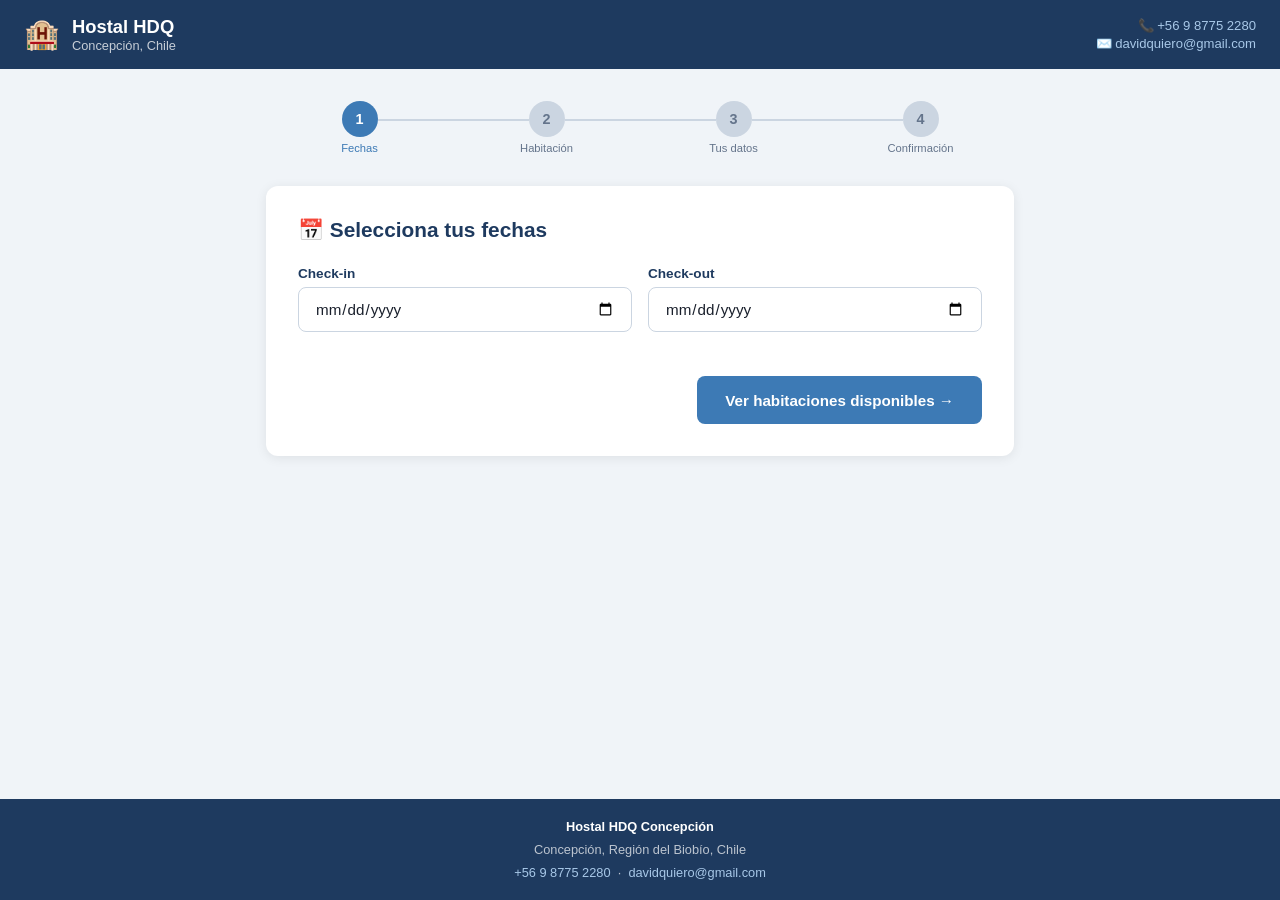
<file: reserva-online.html>
<!DOCTYPE html>
<html lang="es">
<head>
  <meta charset="UTF-8" />
  <meta name="viewport" content="width=device-width, initial-scale=1.0" />
  <title>Reserva Online — Hostal HDQ Concepción</title>
  <style>
    *, *::before, *::after { box-sizing: border-box; margin: 0; padding: 0; }

    :root {
      --primary:  #1e3a5f;
      --accent:   #3d7ab5;
      --accent-light: #e8f0f9;
      --success:  #2e7d50;
      --success-light: #eafaf1;
      --danger:   #c0392b;
      --warning:  #e67e22;
      --fondo:    #f0f4f8;
      --card:     #ffffff;
      --text:     #1a202c;
      --muted:    #64748b;
      --border:   #cbd5e1;
      --radius:   12px;
      --shadow:   0 2px 12px rgba(0,0,0,.08);
      --shadow-lg:0 8px 32px rgba(0,0,0,.12);
    }

    body {
      font-family: -apple-system, BlinkMacSystemFont, 'Segoe UI', Roboto, sans-serif;
      background: var(--fondo);
      color: var(--text);
      min-height: 100vh;
      display: flex;
      flex-direction: column;
    }

    /* ── HEADER ── */
    .header {
      background: var(--primary);
      color: #fff;
      padding: 1rem 1.5rem;
      display: flex;
      align-items: center;
      justify-content: space-between;
      flex-wrap: wrap;
      gap: .5rem;
    }
    .header-brand { display: flex; align-items: center; gap: .75rem; }
    .header-logo  { font-size: 1.8rem; line-height: 1; }
    .header-title h1 { font-size: 1.15rem; font-weight: 700; line-height: 1.2; }
    .header-title p  { font-size: .8rem; opacity: .75; }
    .header-contact { display: flex; flex-direction: column; align-items: flex-end; gap: .2rem; font-size: .82rem; }
    .header-contact a { color: #a8c8e8; text-decoration: none; }
    .header-contact a:hover { color: #fff; }

    /* ── MAIN ── */
    main {
      flex: 1;
      max-width: 780px;
      width: 100%;
      margin: 2rem auto;
      padding: 0 1rem 3rem;
    }

    /* ── STEPPER ── */
    .stepper {
      display: flex;
      align-items: center;
      justify-content: center;
      gap: 0;
      margin-bottom: 2rem;
    }
    .step-item {
      display: flex;
      flex-direction: column;
      align-items: center;
      gap: .3rem;
      flex: 1;
      position: relative;
    }
    .step-item:not(:last-child)::after {
      content: '';
      position: absolute;
      top: 18px;
      left: calc(50% + 18px);
      right: calc(-50% + 18px);
      height: 2px;
      background: var(--border);
      z-index: 0;
      transition: background .4s;
    }
    .step-item.done::after  { background: var(--success); }
    .step-item.active::after { background: var(--border); }

    .step-circle {
      width: 36px; height: 36px;
      border-radius: 50%;
      background: var(--border);
      color: var(--muted);
      font-weight: 700;
      font-size: .9rem;
      display: flex; align-items: center; justify-content: center;
      z-index: 1;
      transition: background .3s, color .3s;
      position: relative;
    }
    .step-item.active .step-circle { background: var(--accent); color: #fff; }
    .step-item.done   .step-circle { background: var(--success); color: #fff; }
    .step-label {
      font-size: .7rem;
      color: var(--muted);
      text-align: center;
      font-weight: 500;
      white-space: nowrap;
    }
    .step-item.active .step-label { color: var(--accent); }
    .step-item.done   .step-label { color: var(--success); }

    /* ── CARD SECTION ── */
    .card {
      background: var(--card);
      border-radius: var(--radius);
      box-shadow: var(--shadow);
      padding: 2rem;
      animation: fadeIn .35s ease;
    }
    @keyframes fadeIn { from { opacity:0; transform:translateY(12px); } to { opacity:1; transform:translateY(0); } }

    .card h2 { font-size: 1.3rem; color: var(--primary); margin-bottom: 1.5rem; }

    /* ── FORM ELEMENTS ── */
    .form-group { margin-bottom: 1.25rem; }
    .form-group label { display: block; font-size: .85rem; font-weight: 600; color: var(--primary); margin-bottom: .4rem; }
    .form-group input,
    .form-group select,
    .form-group textarea {
      width: 100%;
      padding: .75rem 1rem;
      border: 1.5px solid var(--border);
      border-radius: 8px;
      font-size: .95rem;
      color: var(--text);
      background: #fff;
      transition: border-color .2s, box-shadow .2s;
      font-family: inherit;
    }
    .form-group input:focus,
    .form-group select:focus,
    .form-group textarea:focus {
      outline: none;
      border-color: var(--accent);
      box-shadow: 0 0 0 3px rgba(61,122,181,.15);
    }
    .form-group textarea { resize: vertical; min-height: 80px; }
    .form-row { display: grid; grid-template-columns: 1fr 1fr; gap: 1rem; }
    @media (max-width: 500px) { .form-row { grid-template-columns: 1fr; } }

    /* ── BUTTONS ── */
    .btn {
      display: inline-flex; align-items: center; justify-content: center; gap: .5rem;
      padding: .85rem 1.75rem;
      border-radius: 8px;
      font-size: .95rem;
      font-weight: 600;
      cursor: pointer;
      border: none;
      min-height: 48px;
      transition: background .2s, transform .1s, box-shadow .2s;
    }
    .btn:active { transform: scale(.98); }
    .btn-primary { background: var(--accent); color: #fff; }
    .btn-primary:hover { background: #2e6aa0; box-shadow: 0 4px 14px rgba(61,122,181,.35); }
    .btn-primary:disabled { background: var(--border); color: var(--muted); cursor: not-allowed; }
    .btn-outline { background: transparent; color: var(--accent); border: 2px solid var(--accent); }
    .btn-outline:hover { background: var(--accent-light); }
    .btn-success { background: var(--success); color: #fff; }
    .btn-success:hover { background: #256b43; }
    .btn-block { width: 100%; }

    /* ── SPINNER ── */
    .spinner {
      display: inline-block;
      width: 20px; height: 20px;
      border: 3px solid rgba(255,255,255,.4);
      border-top-color: #fff;
      border-radius: 50%;
      animation: spin .7s linear infinite;
    }
    @keyframes spin { to { transform: rotate(360deg); } }
    .spinner-dark {
      border-color: rgba(61,122,181,.3);
      border-top-color: var(--accent);
    }

    /* ── ROOM CARDS ── */
    .rooms-grid { display: grid; grid-template-columns: repeat(auto-fill, minmax(220px, 1fr)); gap: 1rem; }
    @media (max-width: 480px) { .rooms-grid { grid-template-columns: 1fr; } }

    .room-card {
      border: 2px solid var(--border);
      border-radius: var(--radius);
      padding: 1.1rem;
      cursor: pointer;
      transition: border-color .2s, box-shadow .2s, background .2s;
      position: relative;
      user-select: none;
    }
    .room-card:hover { border-color: var(--accent); box-shadow: var(--shadow); }
    .room-card.selected { border-color: var(--accent); background: var(--accent-light); box-shadow: 0 0 0 3px rgba(61,122,181,.2); }
    .room-card.unavailable { opacity: .5; cursor: not-allowed; pointer-events: none; background: #f8f9fa; }
    .room-card .check-badge {
      position: absolute; top: .6rem; right: .6rem;
      width: 22px; height: 22px;
      background: var(--accent); color: #fff;
      border-radius: 50%; font-size: .8rem;
      display: none; align-items: center; justify-content: center;
    }
    .room-card.selected .check-badge { display: flex; }
    .room-icon { font-size: 1.8rem; margin-bottom: .4rem; }
    .room-name { font-weight: 700; font-size: 1rem; color: var(--primary); }
    .room-desc { font-size: .8rem; color: var(--muted); margin: .2rem 0 .6rem; }
    .room-price { font-size: 1.1rem; font-weight: 800; color: var(--accent); }
    .room-price span { font-size: .75rem; font-weight: 500; color: var(--muted); }
    .badge-disponible {
      display: inline-block;
      margin-top: .4rem;
      padding: .15rem .5rem;
      border-radius: 20px;
      font-size: .7rem;
      font-weight: 600;
    }
    .badge-ok  { background: #d1fae5; color: #065f46; }
    .badge-no  { background: #fee2e2; color: #991b1b; }
    .badge-loading { background: #e2e8f0; color: var(--muted); }

    /* ── DESAYUNO BOX ── */
    .desayuno-box {
      margin-top: 1.5rem;
      background: #fffbeb;
      border: 1.5px solid #fcd34d;
      border-radius: var(--radius);
      padding: 1rem 1.25rem;
    }
    .desayuno-box h3 { font-size: .95rem; color: #92400e; margin-bottom: .75rem; }
    .qty-control {
      display: flex; align-items: center; gap: .75rem;
    }
    .qty-btn {
      width: 36px; height: 36px;
      border: 2px solid var(--border);
      border-radius: 8px;
      background: #fff;
      font-size: 1.1rem;
      cursor: pointer;
      display: flex; align-items: center; justify-content: center;
      transition: background .15s, border-color .15s;
    }
    .qty-btn:hover { border-color: var(--accent); background: var(--accent-light); }
    .qty-num { font-size: 1.2rem; font-weight: 700; min-width: 24px; text-align: center; }
    .desayuno-info { font-size: .82rem; color: #78350f; margin-top: .5rem; }

    /* ── RESUMEN ── */
    .resumen-box {
      background: var(--fondo);
      border-radius: var(--radius);
      padding: 1.1rem 1.25rem;
      margin-bottom: 1.5rem;
      border: 1.5px solid var(--border);
    }
    .resumen-box h3 { font-size: .9rem; font-weight: 700; color: var(--primary); margin-bottom: .75rem; text-transform: uppercase; letter-spacing: .04em; }
    .resumen-row {
      display: flex; justify-content: space-between; align-items: center;
      font-size: .88rem; padding: .2rem 0;
      border-bottom: 1px solid var(--border);
    }
    .resumen-row:last-child { border-bottom: none; }
    .resumen-row .label { color: var(--muted); }
    .resumen-row .value { font-weight: 600; color: var(--text); }
    .resumen-total { font-size: 1.05rem !important; font-weight: 800 !important; color: var(--primary) !important; }

    /* ── STEP NAV ── */
    .step-nav { margin-top: 1.5rem; display: flex; gap: 1rem; justify-content: flex-end; }

    /* ── LOADING OVERLAY ── */
    .loading-overlay {
      display: none;
      flex-direction: column; align-items: center; gap: 1rem;
      padding: 2rem 0;
      color: var(--muted);
      font-size: .9rem;
    }
    .loading-overlay.active { display: flex; }

    /* ── ALERT ── */
    .alert {
      padding: .75rem 1rem;
      border-radius: 8px;
      font-size: .88rem;
      margin-bottom: 1rem;
      display: none;
    }
    .alert.show { display: block; }
    .alert-warning { background: #fffbeb; border: 1px solid #fcd34d; color: #92400e; }
    .alert-error   { background: #fff1f2; border: 1px solid #fca5a5; color: #9f1239; }

    /* ── STEP 4 SUCCESS ── */
    .success-page { text-align: center; padding: 1rem 0; }
    .success-icon { font-size: 4rem; margin-bottom: 1rem; }
    .success-title { font-size: 1.5rem; font-weight: 800; color: var(--success); margin-bottom: .5rem; }
    .success-subtitle { color: var(--muted); margin-bottom: 1.5rem; line-height: 1.6; }
    .reservation-id-box {
      background: var(--accent-light);
      border: 2px solid var(--accent);
      border-radius: var(--radius);
      padding: 1rem;
      margin: 1.25rem 0;
    }
    .reservation-id-box .label { font-size: .8rem; color: var(--muted); margin-bottom: .25rem; }
    .reservation-id-box .id    { font-size: 1.5rem; font-weight: 900; color: var(--primary); letter-spacing: .06em; }
    .success-info  { font-size: .88rem; line-height: 1.6; color: var(--text); margin-bottom: 1rem; }
    .success-contact {
      background: var(--fondo); border-radius: var(--radius); padding: 1rem;
      font-size: .88rem; color: var(--muted); margin-bottom: 1.5rem;
    }
    .success-contact strong { color: var(--primary); }
    .success-actions { display: flex; gap: 1rem; justify-content: center; flex-wrap: wrap; }

    /* ── FOOTER ── */
    footer {
      background: var(--primary);
      color: rgba(255,255,255,.7);
      text-align: center;
      font-size: .8rem;
      padding: 1rem;
      line-height: 1.8;
    }
    footer a { color: #a8c8e8; text-decoration: none; }
  </style>
</head>
<body>

<!-- HEADER -->
<header class="header">
  <div class="header-brand">
    <div class="header-logo">🏨</div>
    <div class="header-title">
      <h1>Hostal HDQ</h1>
      <p>Concepción, Chile</p>
    </div>
  </div>
  <div class="header-contact">
    <a href="tel:+56987752280">📞 +56 9 8775 2280</a>
    <a href="mailto:davidquiero@gmail.com">✉️ davidquiero@gmail.com</a>
  </div>
</header>

<!-- MAIN -->
<main>

  <!-- STEPPER -->
  <div class="stepper" id="stepper">
    <div class="step-item active" data-step="1">
      <div class="step-circle">1</div>
      <div class="step-label">Fechas</div>
    </div>
    <div class="step-item" data-step="2">
      <div class="step-circle">2</div>
      <div class="step-label">Habitación</div>
    </div>
    <div class="step-item" data-step="3">
      <div class="step-circle">3</div>
      <div class="step-label">Tus datos</div>
    </div>
    <div class="step-item" data-step="4">
      <div class="step-circle">4</div>
      <div class="step-label">Confirmación</div>
    </div>
  </div>

  <!-- STEP 1: FECHAS -->
  <div class="card" id="step1">
    <h2>📅 Selecciona tus fechas</h2>

    <div class="form-row">
      <div class="form-group">
        <label for="checkin">Check-in</label>
        <input type="date" id="checkin" />
      </div>
      <div class="form-group">
        <label for="checkout">Check-out</label>
        <input type="date" id="checkout" />
      </div>
    </div>

    <div id="alertFechas" class="alert alert-error"></div>

    <div id="loadingDisp" class="loading-overlay">
      <div class="spinner spinner-dark"></div>
      <span>Verificando disponibilidad...</span>
    </div>

    <div class="step-nav">
      <button class="btn btn-primary" id="btnVerHabitaciones">
        Ver habitaciones disponibles →
      </button>
    </div>
  </div>

  <!-- STEP 2: HABITACION -->
  <div class="card" id="step2" style="display:none;">
    <h2>🛏️ Elige tu habitación</h2>

    <div id="alertDisp" class="alert alert-warning"></div>

    <div class="rooms-grid" id="roomsGrid"></div>

    <div class="desayuno-box" id="desayunoBox" style="display:none;">
      <h3>☕ ¿Deseas incluir desayuno?</h3>
      <div class="qty-control">
        <button class="qty-btn" id="btnDejMenos">−</button>
        <span class="qty-num" id="personasDesayunoNum">0</span>
        <button class="qty-btn" id="btnDejMas">+</button>
        <span style="font-size:.85rem; color:var(--muted);">personas</span>
      </div>
      <p class="desayuno-info" id="desayunoInfo">$4.000 por persona / noche · Selecciona al menos 1 persona para incluir desayuno.</p>
    </div>

    <div class="step-nav">
      <button class="btn btn-outline" id="btnVolver1">← Volver</button>
      <button class="btn btn-primary" id="btnContinuar2" disabled>Continuar →</button>
    </div>
  </div>

  <!-- STEP 3: DATOS -->
  <div class="card" id="step3" style="display:none;">
    <h2>👤 Tus datos</h2>

    <div class="resumen-box" id="resumenBox">
      <h3>Resumen de tu reserva</h3>
      <div class="resumen-row"><span class="label">Habitación</span><span class="value" id="resHab">—</span></div>
      <div class="resumen-row"><span class="label">Check-in</span><span class="value" id="resCheckin">—</span></div>
      <div class="resumen-row"><span class="label">Check-out</span><span class="value" id="resCheckout">—</span></div>
      <div class="resumen-row"><span class="label">Noches</span><span class="value" id="resNoches">—</span></div>
      <div class="resumen-row"><span class="label">Subtotal habitación</span><span class="value" id="resSubHab">—</span></div>
      <div class="resumen-row" id="resRowDesayuno" style="display:none;"><span class="label">Desayunos</span><span class="value" id="resSubDes">—</span></div>
      <div class="resumen-row"><span class="label resumen-total">TOTAL ESTIMADO</span><span class="value resumen-total" id="resTotal">—</span></div>
    </div>

    <div class="form-row">
      <div class="form-group">
        <label for="gNombre">Nombre completo *</label>
        <input type="text" id="gNombre" placeholder="Tu nombre y apellido" required />
      </div>
      <div class="form-group">
        <label for="gEmail">Email *</label>
        <input type="email" id="gEmail" placeholder="tu@correo.com" required />
      </div>
    </div>

    <div class="form-row">
      <div class="form-group">
        <label for="gTelefono">Teléfono</label>
        <input type="tel" id="gTelefono" placeholder="+56 9 XXXX XXXX" />
      </div>
      <div class="form-group">
        <label for="gRut">RUT <span style="font-weight:400; color:var(--muted);">(opcional)</span></label>
        <input type="text" id="gRut" placeholder="Solo si eres empresa o necesitas boleta" />
      </div>
    </div>

    <div class="form-group">
      <label for="gEmpresa">Empresa / Referencia <span style="font-weight:400; color:var(--muted);">(opcional)</span></label>
      <input type="text" id="gEmpresa" placeholder="Nombre de empresa u origen de reserva" />
    </div>

    <div class="form-group">
      <label for="gComentarios">Comentarios o solicitudes especiales</label>
      <textarea id="gComentarios" placeholder="Llegada tardía, cuna, necesidades especiales, etc."></textarea>
    </div>

    <div id="alertDatos" class="alert alert-error"></div>

    <div class="step-nav">
      <button class="btn btn-outline" id="btnVolver2">← Volver</button>
      <button class="btn btn-primary" id="btnEnviar">
        <span id="btnEnviarLabel">Enviar solicitud de reserva →</span>
        <span id="btnEnviarSpinner" class="spinner" style="display:none;"></span>
      </button>
    </div>
  </div>

  <!-- STEP 4: EXITO -->
  <div class="card" id="step4" style="display:none;">
    <div class="success-page">
      <div class="success-icon">✅</div>
      <div class="success-title">¡Solicitud enviada exitosamente!</div>
      <p class="success-subtitle">Hemos recibido tu solicitud de reserva en Hostal HDQ Concepción.</p>

      <div class="reservation-id-box">
        <div class="label">Tu número de reserva</div>
        <div class="id" id="confirmedId">—</div>
      </div>

      <p class="success-info">
        Tu reserva quedará <strong>confirmada una vez que nuestro equipo la revise</strong>.<br />
        Recibirás un email de confirmación a <strong id="confirmedEmail">—</strong>.<br /><br />
        <strong>Tiempo estimado de respuesta: menos de 24 horas.</strong>
      </p>

      <div class="success-contact">
        <strong>¿Tienes dudas? Contáctanos:</strong><br />
        📞 <a href="tel:+56987752280">+56 9 8775 2280</a><br />
        📧 <a href="mailto:davidquiero@gmail.com">davidquiero@gmail.com</a>
      </div>

      <div class="success-actions">
        <button class="btn btn-outline" id="btnOtraReserva">Hacer otra reserva</button>
        <a href="index.html" class="btn btn-primary">Ir al sitio del hostal</a>
      </div>
    </div>
  </div>

</main>

<!-- FOOTER -->
<footer>
  <strong style="color:#fff;">Hostal HDQ Concepción</strong><br />
  Concepción, Región del Biobío, Chile<br />
  <a href="tel:+56987752280">+56 9 8775 2280</a> &nbsp;·&nbsp;
  <a href="mailto:davidquiero@gmail.com">davidquiero@gmail.com</a>
</footer>

<script>
/* ─────────────────────────────────────────────────────
   CONFIGURACIÓN
   ───────────────────────────────────────────────────── */
const SHEETS_URL = 'https://script.google.com/macros/s/AKfycbyIRVp3Ikj3OYDyVaJBeu7si6k5EsUzvuOO--H1_VkNsSXYkgfkFYtlwiEOT_uoyVlMFA/exec';

/* Habitaciones individuales agrupadas por piso */
const HABITACIONES = [
  { numero:'101', tipo:'2 Camas',         desc:'2 camas individuales',        precio:35700, plazas:2, icono:'🛏️🛏️', piso:1, nota:'Baño privado fuera de la habitación' },
  { numero:'102', tipo:'Cuádruple',      desc:'2 camas dobles · 4 personas', precio:80000, plazas:4, icono:'🛏️🛏️', piso:1 },
  { numero:'103', tipo:'Doble 2 Camas',  desc:'2 camas individuales',        precio:40000, plazas:2, icono:'🛏️🛏️', piso:1 },
  { numero:'201', tipo:'Cuádruple',      desc:'2 camas dobles · 4 personas', precio:80000, plazas:4, icono:'🛏️🛏️', piso:2 },
  { numero:'202', tipo:'Matrimonial',    desc:'1 cama matrimonial',          precio:40000, plazas:2, icono:'🛏️',      piso:2 },
  { numero:'203', tipo:'Matrimonial',    desc:'1 cama matrimonial',          precio:40000, plazas:2, icono:'🛏️',      piso:2 },
  { numero:'204', tipo:'2 Camas',        desc:'2 camas individuales',        precio:45000, plazas:2, icono:'🛏️🛏️', piso:2 },
  { numero:'205', tipo:'Triple',         desc:'3 camas · hasta 3 personas',  precio:60000, plazas:3, icono:'🛏️🛏️🛏️', piso:2 },
  { numero:'206', tipo:'Cuádruple',      desc:'2 camas dobles · 4 personas', precio:80000, plazas:4, icono:'🛏️🛏️', piso:2 },
  { numero:'207', tipo:'Cuádruple',      desc:'2 camas dobles · 4 personas', precio:80000, plazas:4, icono:'🛏️🛏️', piso:2 }
];
const PRECIO_DESAYUNO = 4000;

/* ─────────────────────────────────────────────────────
   ESTADO
   ───────────────────────────────────────────────────── */
let state = {
  checkin:  '',
  checkout: '',
  noches:   0,
  ocupadas: null,       // null = sin info, [] = todos libres
  habsSel:  [],         // habitaciones seleccionadas (array de objetos)
  personasDesayuno: 0
};

/* ─────────────────────────────────────────────────────
   HELPERS
   ───────────────────────────────────────────────────── */
const $ = id => document.getElementById(id);
const fmt = n => '$' + Number(n).toLocaleString('es-CL');

function showStep(n) {
  [1,2,3,4].forEach(i => {
    $('step' + i).style.display = (i === n) ? '' : 'none';
  });
  // Stepper
  document.querySelectorAll('.step-item').forEach(el => {
    const s = Number(el.dataset.step);
    el.className = 'step-item' + (s < n ? ' done' : s === n ? ' active' : '');
  });
  window.scrollTo({ top: 0, behavior: 'smooth' });
}

function showAlert(id, msg, show = true) {
  const el = $(id);
  el.textContent = msg;
  el.classList.toggle('show', show);
}

function noches(ci, co) {
  return Math.round((new Date(co) - new Date(ci)) / 86400000);
}

function calcPrecio() {
  if (!state.habsSel.length) return { subHab: 0, subDes: 0, total: 0 };
  const subHab = state.habsSel.reduce((s, h) => s + h.precio, 0) * state.noches;
  const subDes = PRECIO_DESAYUNO * state.personasDesayuno * state.noches;
  return { subHab, subDes, total: subHab + subDes };
}

function maxPlazasSeleccionadas() {
  return state.habsSel.reduce((s, h) => s + h.plazas, 0);
}

function fmtDate(d) {
  if (!d) return '—';
  const [y, m, dia] = d.split('-');
  return `${dia}/${m}/${y}`;
}

/* ─────────────────────────────────────────────────────
   STEP 1 — FECHAS
   ───────────────────────────────────────────────────── */
(function initFechas() {
  const today = new Date().toISOString().split('T')[0];
  $('checkin').min  = today;
  $('checkout').min = today;

  $('checkin').addEventListener('change', () => {
    const ci = $('checkin').value;
    $('checkout').min = ci;
    if ($('checkout').value && $('checkout').value <= ci) $('checkout').value = '';
  });
})();

$('btnVerHabitaciones').addEventListener('click', async () => {
  const ci = $('checkin').value;
  const co = $('checkout').value;

  showAlert('alertFechas', '', false);

  if (!ci || !co) { showAlert('alertFechas', 'Por favor selecciona ambas fechas.'); return; }
  if (co <= ci)   { showAlert('alertFechas', 'La fecha de check-out debe ser posterior al check-in.'); return; }
  const n = noches(ci, co);
  if (n > 30)     { showAlert('alertFechas', 'La estadía máxima es de 30 noches.'); return; }
  if (n < 1)      { showAlert('alertFechas', 'La estadía mínima es de 1 noche.'); return; }

  state.checkin  = ci;
  state.checkout = co;
  state.noches   = n;
  state.ocupadas = null;
  state.personasDesayuno = 0;

  // Consultar disponibilidad
  const loadDiv  = $('loadingDisp');
  const btn      = $('btnVerHabitaciones');
  loadDiv.classList.add('active');
  btn.disabled = true;

  try {
    const url = SHEETS_URL + '?action=getDisponibilidad&checkin=' + ci + '&checkout=' + co;
    const res  = await fetch(url, { mode: 'cors' });
    const data = await res.json();
    if (data.ok) state.ocupadas = data.ocupadas || [];
  } catch (err) {
    // Modo fallback: mostrar todas las habitaciones sin filtrar
    state.ocupadas = null;
  }

  loadDiv.classList.remove('active');
  btn.disabled = false;

  renderRooms();
  showStep(2);
});

/* ─────────────────────────────────────────────────────
   STEP 2 — HABITACIONES
   ───────────────────────────────────────────────────── */
function renderRooms() {
  const grid    = $('roomsGrid');
  grid.innerHTML = '';
  state.habsSel  = [];
  state.personasDesayuno = 0;

  const sinInfo = state.ocupadas === null;

  if (sinInfo) {
    $('alertDisp').textContent  = '⚠️ No se pudo verificar disponibilidad en tiempo real. Todas las habitaciones se muestran — confirmaremos al procesar tu solicitud.';
    $('alertDisp').className    = 'alert alert-warning show';
  } else {
    showAlert('alertDisp', '', false);
  }

  /* Agrupar por piso */
  const pisos = [...new Set(HABITACIONES.map(h => h.piso))].sort();

  pisos.forEach(piso => {
    /* Etiqueta de piso */
    const pisoLabel = document.createElement('div');
    pisoLabel.style.cssText = 'grid-column:1/-1; font-size:.8rem; font-weight:700; text-transform:uppercase; letter-spacing:.06em; color:var(--muted); margin-top:.5rem; padding-bottom:.3rem; border-bottom:1px solid var(--border);';
    pisoLabel.textContent   = 'Piso ' + piso;
    grid.appendChild(pisoLabel);

    HABITACIONES.filter(h => h.piso === piso).forEach(hab => {
      const ocupada = !sinInfo && state.ocupadas.includes(hab.numero);
      const card    = document.createElement('div');
      card.className    = 'room-card' + (ocupada ? ' unavailable' : '');
      card.dataset.num  = hab.numero;

      const badgeHtml = sinInfo
        ? '<span class="badge-disponible badge-loading">Sin verificar</span>'
        : ocupada
          ? '<span class="badge-disponible badge-no">Ocupada</span>'
          : '<span class="badge-disponible badge-ok">Disponible</span>';

      card.innerHTML = `
        <div class="check-badge">✓</div>
        <div style="display:flex;align-items:center;justify-content:space-between;margin-bottom:.3rem;">
          <span style="font-size:1.6rem;font-weight:900;color:var(--primary);">N° ${hab.numero}</span>
          <span style="font-size:1.3rem;">${hab.icono}</span>
        </div>
        <div class="room-name">${hab.tipo}</div>
        <div class="room-desc">${hab.desc} · ${hab.plazas} plaza${hab.plazas>1?'s':''}</div>
        <div class="room-price">${fmt(hab.precio)} <span>/ noche</span></div>
        ${badgeHtml}
        ${hab.nota ? `<div style="font-size:.72rem;color:var(--muted);margin-top:.4rem;">⚠️ ${hab.nota}</div>` : ''}
      `;

      if (!ocupada) {
        card.addEventListener('click', () => toggleRoom(hab, card));
      }

      grid.appendChild(card);
    });
  });

  /* Nota multi-selección */
  const nota = document.createElement('p');
  nota.style.cssText = 'grid-column:1/-1; font-size:.8rem; color:var(--muted); margin-top:.5rem;';
  nota.textContent   = '💡 Puedes seleccionar más de una habitación si necesitas varias.';
  grid.appendChild(nota);

  updateDesayunoBox();
  $('btnContinuar2').disabled = true;
}

function toggleRoom(hab, cardEl) {
  const idx = state.habsSel.findIndex(h => h.numero === hab.numero);
  if (idx >= 0) {
    /* Deseleccionar */
    state.habsSel.splice(idx, 1);
    cardEl.classList.remove('selected');
  } else {
    /* Seleccionar */
    state.habsSel.push(hab);
    cardEl.classList.add('selected');
  }

  /* Ajustar desayunos si supera el nuevo máximo */
  const maxPlazas = maxPlazasSeleccionadas();
  if (state.personasDesayuno > maxPlazas) {
    state.personasDesayuno = maxPlazas;
    $('personasDesayunoNum').textContent = maxPlazas;
  }

  $('btnContinuar2').disabled = state.habsSel.length === 0;
  updateDesayunoBox();
  updateDesayunoInfo();
}

function updateDesayunoBox() {
  $('desayunoBox').style.display = state.habsSel.length ? '' : 'none';
}

function updateDesayunoInfo() {
  const p       = state.personasDesayuno;
  const maxPlaz = maxPlazasSeleccionadas();
  if (p === 0) {
    $('desayunoInfo').textContent = `$4.000 por persona / noche · Máximo ${maxPlaz} persona${maxPlaz>1?'s':''} según habitaciones seleccionadas.`;
  } else {
    const subDes = PRECIO_DESAYUNO * p * state.noches;
    $('desayunoInfo').textContent = `${p} persona${p>1?'s':''} × $4.000 × ${state.noches} noche${state.noches>1?'s':''} = ${fmt(subDes)}`;
  }
}

$('btnDejMenos').addEventListener('click', () => {
  if (state.personasDesayuno > 0) {
    state.personasDesayuno--;
    $('personasDesayunoNum').textContent = state.personasDesayuno;
    updateDesayunoInfo();
  }
});

$('btnDejMas').addEventListener('click', () => {
  const maxPlazas = maxPlazasSeleccionadas() || 4;
  if (state.personasDesayuno < maxPlazas) {
    state.personasDesayuno++;
    $('personasDesayunoNum').textContent = state.personasDesayuno;
    updateDesayunoInfo();
  }
});

$('btnVolver1').addEventListener('click', () => showStep(1));

$('btnContinuar2').addEventListener('click', () => {
  if (!state.habsSel.length) return;
  updateResumen();
  showStep(3);
});

/* ─────────────────────────────────────────────────────
   STEP 3 — DATOS Y ENVÍO
   ───────────────────────────────────────────────────── */
function updateResumen() {
  const { subHab, subDes, total } = calcPrecio();
  const habsTexto = state.habsSel.map(h => `Hab. ${h.numero} (${h.tipo})`).join(', ') || '—';
  $('resHab').textContent      = habsTexto;
  $('resCheckin').textContent  = fmtDate(state.checkin);
  $('resCheckout').textContent = fmtDate(state.checkout);
  $('resNoches').textContent   = state.noches + (state.noches === 1 ? ' noche' : ' noches');
  $('resSubHab').textContent   = fmt(subHab);
  $('resTotal').textContent    = fmt(total);

  if (state.personasDesayuno > 0) {
    $('resRowDesayuno').style.display = '';
    $('resSubDes').textContent = fmt(subDes) + ` (${state.personasDesayuno} pers.)`;
  } else {
    $('resRowDesayuno').style.display = 'none';
  }
}

$('btnVolver2').addEventListener('click', () => showStep(2));

$('btnEnviar').addEventListener('click', async () => {
  showAlert('alertDatos', '', false);

  const nombre  = $('gNombre').value.trim();
  const email   = $('gEmail').value.trim();
  const tel     = $('gTelefono').value.trim();
  const rut     = $('gRut').value.trim();
  const empresa = $('gEmpresa').value.trim();
  const coment  = $('gComentarios').value.trim();

  if (!nombre) { showAlert('alertDatos', 'Por favor ingresa tu nombre completo.'); return; }
  if (!email || !/^[^\s@]+@[^\s@]+\.[^\s@]+$/.test(email)) {
    showAlert('alertDatos', 'Por favor ingresa un email válido.'); return;
  }

  const { subHab, subDes, total } = calcPrecio();
  const id = 'HDQ-' + Date.now().toString(36).toUpperCase();

  const reserva = {
    id,
    estado:             'pendiente',
    origen:             'Online',
    registrado_por:     'Web',
    huesped_nombre:     nombre,
    huesped_email:      email,
    huesped_telefono:   tel,
    huesped_rut:        rut,
    cliente:            empresa || nombre,
    checkin:            state.checkin,
    checkout:           state.checkout,
    noches:             state.noches,
    habitaciones:       state.habsSel.map(h => ({ numero: h.numero, tipo: h.tipo })),
    desayunos:          { cantidad: state.personasDesayuno, precio_unitario: PRECIO_DESAYUNO },
    subtotal_habs:      subHab,
    subtotal_desayunos: subDes,
    descuento:          { monto: 0, motivo: '' },
    total,
    comentarios:        coment
  };

  // UI: cargando
  $('btnEnviarLabel').style.display  = 'none';
  $('btnEnviarSpinner').style.display = '';
  $('btnEnviar').disabled = true;
  $('btnVolver2').disabled = true;

  try {
    await fetch(SHEETS_URL, {
      method:  'POST',
      mode:    'no-cors',
      headers: { 'Content-Type': 'text/plain' },
      body:    JSON.stringify({ action: 'save', reserva })
    });
  } catch (err) {
    // no-cors: siempre cae aquí, pero la petición llega igual
  }

  // Mostrar confirmación
  $('confirmedId').textContent    = id;
  $('confirmedEmail').textContent = email;
  showStep(4);
});

/* ─────────────────────────────────────────────────────
   STEP 4 — REINICIAR
   ───────────────────────────────────────────────────── */
$('btnOtraReserva').addEventListener('click', () => {
  // Limpiar estado
  state = { checkin:'', checkout:'', noches:0, ocupadas:null, habsSel:[], personasDesayuno:0 };
  $('checkin').value   = '';
  $('checkout').value  = '';
  $('gNombre').value   = '';
  $('gEmail').value    = '';
  $('gTelefono').value = '';
  $('gRut').value      = '';
  $('gEmpresa').value  = '';
  $('gComentarios').value = '';
  $('btnEnviarLabel').style.display   = '';
  $('btnEnviarSpinner').style.display = 'none';
  $('btnEnviar').disabled  = false;
  $('btnVolver2').disabled = false;
  showAlert('alertFechas', '', false);
  showAlert('alertDatos', '', false);
  showStep(1);
});
</script>
</body>
</html>
</file>
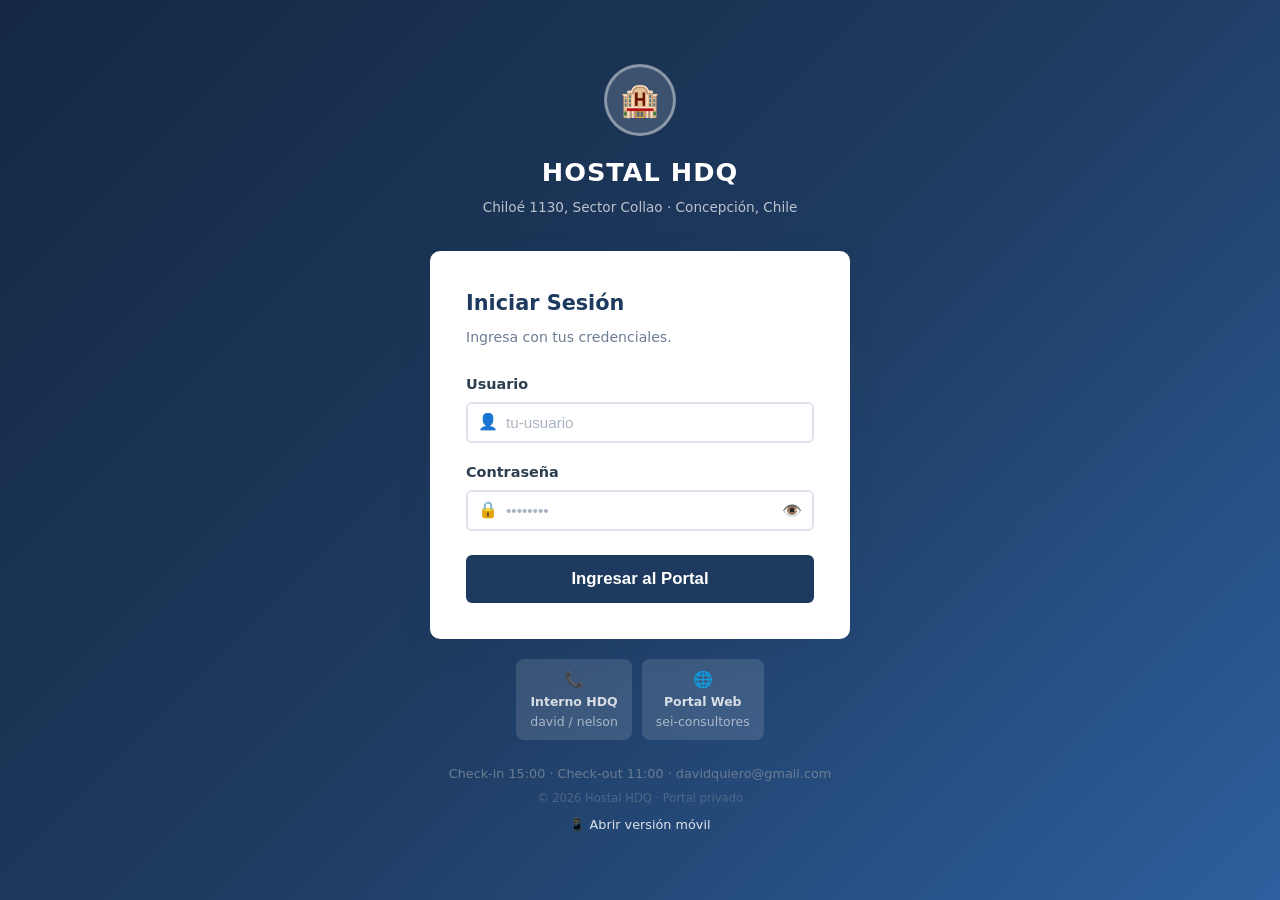
<file: reservar.html>
<!DOCTYPE html>
<html lang="es" style="visibility:hidden">
<head>
  <meta charset="UTF-8" />
  <meta name="viewport" content="width=device-width, initial-scale=1.0" />
  <title>Nueva Reserva — Hostal HDQ</title>
  <link rel="stylesheet" href="css/style.css" />
  <link rel="icon" type="image/svg+xml" href="data:image/svg+xml,<svg xmlns='http://www.w3.org/2000/svg' viewBox='0 0 100 100'><text y='.9em' font-size='90'>🏨</text></svg>" />
  <script src="js/auth.js"></script>
  <script src="js/sheets.js"></script>
  <script>AUTH.requireAuth(['owner','staff','web']);</script>
</head>
<body>
<div class="layout">

  <!-- ===== SIDEBAR ===== -->
  <aside class="sidebar" id="sidebar">
    <div class="sidebar-brand">
      <div class="logo">🏨 HDQ</div>
      <div class="client-name" id="sidebar-username">…</div>
    </div>
    <nav class="sidebar-nav" id="sidebar-nav"></nav>
    <div class="sidebar-footer">
      <div class="user-info">
        <div class="user-avatar" id="sidebar-avatar">👤</div>
        <div class="user-details">
          <div class="name" id="sidebar-username-footer">…</div>
          <div class="role" id="sidebar-role">…</div>
        </div>
      </div>
      <button class="btn-logout" id="btn-logout">🚪 Cerrar Sesión</button>
    </div>
  </aside>
  <div class="sidebar-overlay" id="sidebar-overlay"></div>

  <!-- ===== MAIN ===== -->
  <div class="main-content">
    <header class="topbar">
      <div style="display:flex;align-items:center;gap:12px;">
        <button class="menu-toggle" id="menu-toggle">☰</button>
        <span class="topbar-title" id="topbar-title">Nueva Reserva</span>
      </div>
      <div class="topbar-right">
        <span class="topbar-date" id="topbar-date"></span>
        <a href="dashboard.html" class="btn btn-outline btn-sm">← Volver</a>
      </div>
    </header>

    <main class="page-content">

      <!-- Indicador de entorno -->
      <div id="entorno-indicator" style="margin-bottom:16px;"></div>

      <div class="page-header">
        <div>
          <h1 id="form-title">📅 Nueva Reserva</h1>
          <p  id="form-sub">Completa el formulario para registrar la reserva.</p>
        </div>
      </div>

      <div id="form-alert"></div>

      <form class="reserva-form" id="reserva-form" novalidate>

        <!-- ── SECCIÓN 1: FECHAS ── -->
        <div class="card" style="margin-bottom:20px;">
          <div class="card-header"><h2>📆 Fechas de Estadía</h2></div>
          <div class="form-row">
            <div class="form-group">
              <label for="checkin">Check-in <span class="required">*</span></label>
              <input type="date" id="checkin" class="form-control" onchange="updateTotal()" />
              <span class="form-error" id="checkin-error">Selecciona la fecha de llegada.</span>
              <span class="form-hint">⏰ Check-in desde las 15:00 hrs.</span>
            </div>
            <div class="form-group">
              <label for="checkout">Check-out <span class="required">*</span></label>
              <input type="date" id="checkout" class="form-control" onchange="updateTotal()" />
              <span class="form-error" id="checkout-error">Debe ser posterior al check-in.</span>
              <span class="form-hint">⏰ Check-out hasta las 11:00 hrs.</span>
            </div>
          </div>
        </div>

        <!-- ── SECCIÓN 2: HABITACIONES ── -->
        <div class="card" style="margin-bottom:20px;">
          <div class="card-header"
               style="display:flex;align-items:center;justify-content:space-between;">
            <div>
              <h2>🛏️ Seleccionar Habitaciones</h2>
              <p style="font-size:0.85rem;margin-top:2px;">Haz clic para seleccionar / deseleccionar.</p>
            </div>
            <span id="habs-badge"
                  style="background:var(--primary);color:#fff;padding:4px 12px;
                         border-radius:20px;font-size:0.82rem;font-weight:700;">
              0 seleccionadas
            </span>
          </div>

          <div id="room-grid-container"></div>

          <div class="selected-rooms-panel">
            <h4>✅ Habitaciones seleccionadas</h4>
            <div id="selected-rooms-list">
              <p class="no-selection-hint">👆 Haz clic en una habitación para seleccionarla</p>
            </div>
          </div>
        </div>

        <!-- ── SECCIÓN 3: EXTRAS (solo owner y staff ven descuento) ── -->
        <div class="card" style="margin-bottom:20px;">
          <div class="card-header"><h2>➕ Servicios Adicionales</h2></div>

          <div id="extras-layout">
            <!-- Se construye con JS según rol -->
          </div>
        </div>

        <!-- ── SECCIÓN 4: TOTAL ── -->
        <div class="total-box">
          <div class="total-lines">
            <div class="total-line">
              <span>🛏️ Habitaciones</span>
              <span id="line-habs">—</span>
            </div>
            <div class="total-line" id="line-desayunos" style="display:none;">
              <span>☕ Desayunos</span>
              <span id="line-desayunos-val"></span>
            </div>
            <!-- solo visible para owner/staff -->
            <div class="total-line descuento" id="line-descuento" style="display:none;">
              <span>🏷️ Descuento</span>
              <span id="line-descuento-val"></span>
            </div>
          </div>
          <hr class="total-divider" />
          <div class="total-final">
            <div>
              <div class="total-noches" id="total-noches">— noches</div>
              <div class="total-label">Total estimado (CLP)</div>
            </div>
            <div style="text-align:right;">
              <div class="total-amount" id="total-amount">$0</div>
            </div>
          </div>
        </div>

        <!-- ── SECCIÓN 5: DATOS HUÉSPED ── -->
        <div class="card" style="margin-bottom:20px;">
          <div class="card-header"
               style="display:flex;align-items:center;justify-content:space-between;flex-wrap:wrap;gap:8px;">
            <div>
              <h2>👤 Datos del Huésped</h2>
              <p style="font-size:0.83rem;margin-top:2px;color:var(--text-muted);">
                Escribe el nombre para buscar un cliente registrado, o ingresa datos nuevos. Ningún campo es obligatorio.
              </p>
            </div>
            <a href="clientes.html" class="btn btn-outline btn-sm" style="white-space:nowrap;">
              👤 Gestionar Clientes
            </a>
          </div>

          <!-- Banner de cliente vinculado -->
          <div id="cliente-vinculado-banner" style="display:none;
               background:#e8f1fb;border:1px solid #3b82f6;border-radius:8px;
               padding:10px 14px;margin-bottom:14px;
               display:none;align-items:center;gap:10px;">
            <span style="font-size:1.2rem;">✅</span>
            <div style="flex:1;font-size:0.85rem;">
              <strong id="banner-nombre-cli">—</strong>
              <span style="color:var(--text-muted);margin-left:6px;" id="banner-datos-cli"></span>
            </div>
            <button type="button" onclick="desvincularCliente()"
                    style="background:none;border:none;cursor:pointer;color:var(--text-muted);
                           font-size:1rem;" title="Desvincular cliente">✕</button>
          </div>

          <div class="form-row">
            <!-- Nombre con autocomplete -->
            <div class="form-group" style="position:relative;">
              <label for="huesped_nombre">Nombre / Empresa</label>
              <input type="text" id="huesped_nombre" class="form-control"
                     placeholder="Escribe para buscar o ingresa nuevo…"
                     autocomplete="off"
                     oninput="autocompleteCliente(this.value)"
                     onfocus="autocompleteCliente(this.value)" />
              <!-- Dropdown autocomplete -->
              <div id="autocomplete-dropdown"
                   style="display:none;position:absolute;top:100%;left:0;right:0;z-index:200;
                          background:#fff;border:1.5px solid var(--primary);
                          border-radius:0 0 8px 8px;box-shadow:0 8px 24px rgba(0,0,0,0.12);
                          max-height:220px;overflow-y:auto;"></div>
            </div>
            <div class="form-group">
              <label for="huesped_rut">RUT</label>
              <input type="text" id="huesped_rut" class="form-control"
                     placeholder="12.345.678-9" maxlength="12"
                     oninput="autoFormatRUT(this)" />
              <span class="form-error" id="huesped_rut-error">RUT inválido.</span>
              <span class="form-hint">Formato: 12.345.678-9 · Se valida si se ingresa.</span>
            </div>
          </div>
          <div class="form-row">
            <div class="form-group">
              <label for="huesped_email">Email</label>
              <input type="email" id="huesped_email" class="form-control"
                     placeholder="correo@empresa.cl" />
            </div>
            <div class="form-group">
              <label for="huesped_telefono">Teléfono</label>
              <input type="tel" id="huesped_telefono" class="form-control"
                     placeholder="+56 9 XXXX XXXX" />
            </div>
          </div>
          <div class="form-row">
            <div class="form-group">
              <label for="empresa_ref">Empresa / Referencia</label>
              <input type="text" id="empresa_ref" class="form-control"
                     placeholder="Nombre empresa o referencia…" />
            </div>
          </div>
          <div class="form-group">
            <label for="comentarios">Comentarios adicionales</label>
            <textarea id="comentarios" class="form-control"
              placeholder="Horario de llegada estimado, requerimientos especiales..."></textarea>
          </div>
        </div>

        <!-- Aviso -->
        <div class="alert alert-info" id="aviso-envio" style="margin-bottom:16px;">
          <span>ℹ️</span>
          <span id="aviso-texto">Reserva enviada al sistema de Hostal HDQ.</span>
        </div>

        <div style="display:flex;gap:12px;flex-wrap:wrap;">
          <button type="submit" class="btn btn-primary btn-lg" id="btn-submit"
                  style="flex:1;min-width:200px;">
            📨 Enviar Reserva
          </button>
          <a href="dashboard.html" class="btn btn-outline" style="padding:14px 24px;">Cancelar</a>
        </div>

      </form>
    </main>
  </div>
</div>

<!-- ===== MODAL ===== -->
<div class="modal-overlay" id="success-modal">
  <div class="modal">
    <div class="modal-icon">🎉</div>
    <h2>¡Reserva Registrada!</h2>
    <p>Número: <span class="reserva-id" id="modal-id"></span></p>
    <div style="background:var(--accent-light);border-radius:8px;padding:14px;
                margin:14px 0;text-align:left;font-size:0.88rem;">
      <p><strong>Origen:</strong>      <span id="modal-origen"></span></p>
      <p><strong>Huésped:</strong>     <span id="modal-huesped"></span></p>
      <p><strong>RUT:</strong>         <span id="modal-rut"></span></p>
      <p><strong>Check-in:</strong>    <span id="modal-checkin"></span></p>
      <p><strong>Check-out:</strong>   <span id="modal-checkout"></span></p>
      <p><strong>Habitaciones:</strong><span id="modal-habs"></span></p>
      <p><strong>Personas:</strong>    <span id="modal-personas"></span></p>
      <p><strong>Desayunos:</strong>   <span id="modal-desayunos"></span></p>
      <p id="modal-descuento-row"><strong>Descuento:</strong>
        <span id="modal-descuento"></span></p>
      <p style="margin-top:8px;font-size:1rem;">
        <strong>Total: </strong>
        <strong style="color:var(--primary);" id="modal-total"></strong>
      </p>
    </div>
    <p style="color:var(--text-muted);font-size:0.84rem;margin-bottom:18px;"
       id="modal-msg">La reserva quedó registrada en el sistema.</p>
    <div style="display:flex;gap:10px;justify-content:center;flex-wrap:wrap;">
      <button class="btn btn-primary" onclick="closeModal()">Nueva Reserva</button>
      <a href="dashboard.html" class="btn btn-outline">Dashboard</a>
    </div>
  </div>
</div>

<script src="js/auth.js"></script>
<script src="js/reservas.js"></script>
<script>
const session = AUTH.getSession();
if (session) {
  const role = session.role;

  initLayout('reservar');

  /* ── Avatar sidebar ── */
  const avatarMap = { owner: '👑', staff: '📞', web: '🏢' };
  const avEl = document.getElementById('sidebar-avatar');
  if (avEl) avEl.textContent = avatarMap[role] || '👤';

  /* ── Sidebar nav ── */
  document.getElementById('sidebar-nav').innerHTML = buildSidebarNav(role, 'reservar');

  /* ── Indicador de entorno ── */
  const entornoCfg = {
    owner: { color:'#1e3a5f', bg:'#e8f1fb', icon:'👑', label:'Entorno Dueño — Reserva de Teléfono' },
    staff: { color:'#6b21a8', bg:'#f5f3ff', icon:'📞', label:'Entorno Nelson — Reserva de Teléfono' },
    web:   { color:'#065f46', bg:'#ecfdf5', icon:'🌐', label:'Reserva Online — Portal Web' }
  }[role];

  document.getElementById('entorno-indicator').innerHTML = `
    <div style="display:inline-flex;align-items:center;gap:8px;
      background:${entornoCfg.bg};border:1px solid ${entornoCfg.color}33;
      border-radius:8px;padding:8px 14px;font-size:0.85rem;font-weight:600;color:${entornoCfg.color};">
      ${entornoCfg.icon} ${entornoCfg.label}
    </div>`;

  /* ── Textos según rol ── */
  const titleMap = { owner:'📞 Nueva Reserva — Teléfono', staff:'📞 Nueva Reserva — Teléfono', web:'📅 Nueva Reserva' };
  const subMap   = {
    owner: 'Reserva recibida por llamado telefónico. Puedes aplicar descuentos.',
    staff: 'Reserva recibida por llamado telefónico. Puedes aplicar descuentos.',
    web:   'Completa el formulario y te confirmaremos en menos de 24 horas.'
  };
  document.getElementById('form-title').textContent = titleMap[role] || '📅 Nueva Reserva';
  document.getElementById('form-sub').textContent   = subMap[role]   || '';

  /* ── Empresa pre-fill ── */
  const empEl = document.getElementById('empresa_ref');
  if (empEl) empEl.value = session.displayName;

  /* ── EXTRAS LAYOUT según rol ── */
  // owner y staff: desayunos + descuento
  // web: solo desayunos, SIN descuento
  const desayunosHtml = `
    <div>
      <h3 style="color:var(--primary);margin-bottom:14px;">👥 Personas y Servicios</h3>

      <!-- Número de personas -->
      <div class="form-group">
        <label>Número de personas <span class="required">*</span></label>
        <div style="display:flex;align-items:center;gap:8px;flex-wrap:wrap;">
          <button type="button" class="btn btn-outline btn-sm"
                  style="width:34px;height:34px;padding:0;font-size:1.1rem;font-weight:700;"
                  onclick="cambiarPersonas(-1)">−</button>
          <input type="number" id="num-personas" class="form-control"
                 min="1" max="20" value="1" oninput="sincDesayunos()"
                 style="max-width:64px;text-align:center;font-weight:800;font-size:1.15rem;" />
          <button type="button" class="btn btn-outline btn-sm"
                  style="width:34px;height:34px;padding:0;font-size:1.1rem;font-weight:700;"
                  onclick="cambiarPersonas(+1)">+</button>
          <span style="font-size:0.88rem;color:var(--text-muted);">personas en la habitación</span>
        </div>
      </div>

      <!-- Checkbox desayuno -->
      <div class="form-group" style="margin-top:10px;">
        <label id="desayuno-label-wrap"
               style="display:flex;align-items:center;gap:12px;cursor:pointer;
                      background:#f0f9ff;border:2px solid #bae6fd;border-radius:8px;
                      padding:12px 16px;transition:all 0.2s;user-select:none;">
          <input type="checkbox" id="quiere-desayuno"
                 style="width:20px;height:20px;cursor:pointer;accent-color:var(--primary);"
                 onchange="sincDesayunos()" />
          <div>
            <div style="font-weight:700;color:var(--primary);font-size:0.95rem;">☕ Incluir desayunos</div>
            <div style="font-size:0.78rem;color:var(--text-muted);">$4.000 por persona · por día</div>
          </div>
        </label>
      </div>

      <!-- Input oculto (usado por updateTotal) -->
      <input type="hidden" id="num-desayunos" value="0" />

      <!-- Preview -->
      <div id="desayuno-preview" style="display:none;background:#ecfdf5;
           border:1px solid #6ee7b7;border-radius:6px;padding:10px 12px;font-size:0.88rem;">
        ☕ <strong>Subtotal desayunos:</strong>
        <span id="desayuno-preview-total"></span>
      </div>
    </div>`;

  const descuentoHtml = `
    <div>
      <h3 style="color:var(--primary);margin-bottom:14px;">🏷️ Descuento</h3>
      <div class="form-group">
        <label>Tipo</label>
        <select id="descuento-tipo" class="form-control" onchange="updateTotal();syncDescLabel();">
          <option value="porcentaje">Porcentaje (%)</option>
          <option value="monto">Monto fijo ($)</option>
        </select>
      </div>
      <div class="form-group">
        <label for="descuento-valor">
          <span id="descuento-label">Descuento (%)</span>
        </label>
        <div style="display:flex;align-items:center;gap:10px;">
          <input type="number" id="descuento-valor" class="form-control"
                 min="0" max="100" value="0" placeholder="0"
                 oninput="updateTotal()" style="max-width:120px;" />
          <span id="descuento-symbol" style="font-size:0.88rem;color:var(--text-muted);">%</span>
        </div>
      </div>
      <div class="form-group">
        <label for="descuento-motivo">Motivo</label>
        <input type="text" id="descuento-motivo" class="form-control"
               placeholder="Ej: convenio corporativo SEI" />
      </div>
    </div>`;

  if (role === 'owner' || role === 'staff') {
    document.getElementById('extras-layout').innerHTML = `
      <div class="extras-grid">${desayunosHtml}${descuentoHtml}</div>`;
  } else {
    // web: solo desayunos, sin descuento
    document.getElementById('extras-layout').innerHTML = desayunosHtml;
    document.getElementById('aviso-texto').textContent =
      'Al enviar, el equipo de Hostal HDQ te confirmará en menos de 24 horas hábiles.';
    // Ocultar línea de descuento del total-box (ya está oculta por default)
  }

  /* ── Ocultar fila descuento en modal para web ── */
  if (role === 'web') {
    const dr = document.getElementById('modal-descuento-row');
    if (dr) dr.style.display = 'none';
    document.getElementById('modal-msg').textContent =
      'Te contactaremos en menos de 24 horas hábiles para confirmar.';
  }

  /* ── Fechas mínimas ── */
  /* Usar hora LOCAL (no UTC) para evitar desfase en Chile (UTC-4):
     toISOString() daría "mañana" después de las 20:00 local. */
  const _hoy = new Date();
  const today = `${_hoy.getFullYear()}-${String(_hoy.getMonth()+1).padStart(2,'0')}-${String(_hoy.getDate()).padStart(2,'0')}`;

  /* Solo web tiene restricción de fecha futura; owner/staff pueden registrar fechas pasadas */
  if (role === 'web') {
    document.getElementById('checkin').min  = today;
    document.getElementById('checkout').min = today;
  }

  document.getElementById('checkin').addEventListener('change', function () {
    const co = document.getElementById('checkout');
    co.min = this.value || (role === 'web' ? today : '');
    if (co.value && co.value <= this.value) co.value = '';
    actualizarDisponibilidad();   // ← verifica disponibilidad
  });
  document.getElementById('checkout').addEventListener('change', function () {
    actualizarDisponibilidad();   // ← verifica disponibilidad
  });

  /* ── Sync label descuento ── */
  window.syncDescLabel = function () {
    const esPct = document.getElementById('descuento-tipo')?.value === 'porcentaje';
    if (document.getElementById('descuento-label'))
      document.getElementById('descuento-label').textContent = esPct ? 'Descuento (%)' : 'Descuento ($)';
    if (document.getElementById('descuento-symbol'))
      document.getElementById('descuento-symbol').textContent = esPct ? '%' : '$';
    const inp = document.getElementById('descuento-valor');
    if (inp) { inp.max = esPct ? '100' : ''; inp.value = 0; }
    updateTotal();
  };

  /* ── Personas + Desayunos (sincronizados) ── */
  window.cambiarPersonas = function (delta) {
    const inp = document.getElementById('num-personas');
    if (!inp) return;
    inp.value = Math.max(1, Math.min(20, (parseInt(inp.value) || 1) + delta));
    sincDesayunos();
  };

  window.sincDesayunos = function () {
    const nPersonas  = parseInt(document.getElementById('num-personas')?.value) || 1;
    const quiere     = document.getElementById('quiere-desayuno')?.checked;
    const hiddenInp  = document.getElementById('num-desayunos');
    if (hiddenInp) hiddenInp.value = quiere ? nPersonas : 0;

    /* Estilo del checkbox */
    const wrap = document.getElementById('desayuno-label-wrap');
    if (wrap) {
      wrap.style.borderColor = quiere ? 'var(--primary)' : '#bae6fd';
      wrap.style.background  = quiere ? '#dbeafe'       : '#f0f9ff';
    }

    /* Preview */
    const noches  = calcularNoches(
      document.getElementById('checkin').value,
      document.getElementById('checkout').value
    );
    const preview = document.getElementById('desayuno-preview');
    if (quiere && nPersonas > 0 && preview) {
      preview.style.display = 'block';
      document.getElementById('desayuno-preview-total').textContent =
        ` ${nPersonas} × ${noches || '—'} noches × $4.000 = ${formatCLP(nPersonas * 4000 * (noches || 0))}`;
    } else if (preview) {
      preview.style.display = 'none';
    }
    updateTotal();
  };

  /* ── Habitaciones (sin fechas aún → todas disponibles) ── */
  renderRoomGrid(new Map());

  /* Override updateTotal para el badge ── */
  const _origUpdate = updateTotal;
  window.updateTotal = function () {
    _origUpdate();
    const n = habitacionesSeleccionadas.size;
    const badge = document.getElementById('habs-badge');
    if (badge) badge.textContent = n + ' seleccionada' + (n !== 1 ? 's' : '');
  };
  window.updateTotal();

  /* ── Modal: mostrar origen ── */
  const origenLabelMap = { owner:'📞 Teléfono — David', staff:'📞 Teléfono — Nelson', web:'🌐 Web' };
  const modalOrigenEl = document.getElementById('modal-origen');
  if (modalOrigenEl) modalOrigenEl.textContent = origenLabelMap[role] || '—';

  /* ============================================================
     AUTOCOMPLETE DE CLIENTES
     Al escribir en huesped_nombre busca en CLIENTES y muestra
     dropdown; al elegir, rellena RUT, email, teléfono, empresa.
     ============================================================ */
  let _clienteIdSeleccionado = null;

  window.autocompleteCliente = function (query) {
    const dd = document.getElementById('autocomplete-dropdown');
    if (!query || query.trim().length < 1) { dd.style.display = 'none'; return; }

    const resultados = CLIENTES.buscar(query);
    if (resultados.length === 0) { dd.style.display = 'none'; return; }

    dd.style.display = 'block';
    dd.innerHTML = resultados.slice(0, 8).map(c => {
      const nombre  = c.nombre  || c.empresa || '—';
      const empresa = c.empresa && c.empresa !== nombre ? ` · ${c.empresa}` : '';
      const rut     = c.rut ? ` · ${c.rut}` : '';
      return `
        <div onclick="seleccionarCliente('${c.id}')"
             style="padding:10px 14px;cursor:pointer;border-bottom:1px solid #f0f0f0;
                    transition:background 0.1s;font-size:0.88rem;"
             onmouseover="this.style.background='#f0f5ff'"
             onmouseout="this.style.background='#fff'">
          <div style="font-weight:700;color:var(--primary);">${nombre}</div>
          <div style="font-size:0.78rem;color:var(--text-muted);">${empresa}${rut}</div>
        </div>`;
    }).join('') +
    `<div style="padding:8px 14px;font-size:0.78rem;color:var(--text-muted);
                 border-top:1px solid #f0f0f0;cursor:default;">
       ${resultados.length > 8 ? `${resultados.length - 8} más…` : ''}
       &nbsp;<a href="clientes.html" style="color:var(--primary);font-weight:600;">
       Gestionar clientes →</a>
     </div>`;
  };

  window.seleccionarCliente = function (id) {
    const c = CLIENTES.getById(id);
    if (!c) return;
    _clienteIdSeleccionado = id;

    /* Rellenar campos */
    document.getElementById('huesped_nombre').value   = c.nombre   || c.empresa || '';
    document.getElementById('huesped_rut').value      = c.rut      || '';
    document.getElementById('huesped_email').value    = c.email    || '';
    document.getElementById('huesped_telefono').value = c.telefono || '';
    document.getElementById('empresa_ref').value      = c.empresa  || '';

    /* Cerrar dropdown */
    document.getElementById('autocomplete-dropdown').style.display = 'none';

    /* Mostrar banner */
    const banner = document.getElementById('cliente-vinculado-banner');
    document.getElementById('banner-nombre-cli').textContent =
      c.nombre || c.empresa || 'Cliente';
    const extras = [c.rut, c.email, c.telefono].filter(Boolean).join(' · ');
    document.getElementById('banner-datos-cli').textContent = extras;
    banner.style.display = 'flex';
  };

  window.desvincularCliente = function () {
    _clienteIdSeleccionado = null;
    document.getElementById('cliente-vinculado-banner').style.display = 'none';
    document.getElementById('huesped_nombre').value   = '';
    document.getElementById('huesped_rut').value      = '';
    document.getElementById('huesped_email').value    = '';
    document.getElementById('huesped_telefono').value = '';
    document.getElementById('empresa_ref').value      = '';
    document.getElementById('huesped_nombre').focus();
  };

  /* Cerrar dropdown al hacer click fuera */
  document.addEventListener('click', function (e) {
    if (!e.target.closest('#autocomplete-dropdown') &&
        e.target.id !== 'huesped_nombre') {
      document.getElementById('autocomplete-dropdown').style.display = 'none';
    }
  });

  /* Guardar cliente_id junto con la reserva */
  const _origSubmitReserva = submitReserva;
  window._clienteIdReserva = null;
  Object.defineProperty(window, '_clienteIdParaReserva', {
    get: () => _clienteIdSeleccionado
  });

  /* ═══════════════════════════════════════════════
     MODO EDICIÓN
     Lee datos completos desde sessionStorage (puestos
     por editarReserva() en el dashboard). Funciona
     aunque la reserva no esté en localStorage.
     ═══════════════════════════════════════════════ */
  const _editId   = sessionStorage.getItem('hdq_edit_id')   || null;
  const _editData = sessionStorage.getItem('hdq_edit_data') || null;
  if (_editId)   sessionStorage.removeItem('hdq_edit_id');
  if (_editData) sessionStorage.removeItem('hdq_edit_data');
  let _modoEdicion = false;

  if (_editId && (role === 'owner' || role === 'staff')) {
    /* Preferir datos completos de sessionStorage; fallback a localStorage */
    const _r = (_editData ? JSON.parse(_editData) : null)
            || RESERVAS.getAll().find(r => r.id === _editId);
    if (_r) {
      _modoEdicion = true;
      window._editandoReservaId    = _editId; // excluye esta reserva por ID
      window._editandoHabitaciones = new Set((_r.habitaciones || []).map(h => String(h.numero)));
      window._editandoReservaData  = _r;      // datos originales accesibles en guardarEdicion

      /* Cambiar títulos y botón */
      document.getElementById('form-title').textContent = `✏️ Editar Reserva — ${_r.id}`;
      document.getElementById('form-sub').textContent   = 'Modifica los datos y guarda los cambios.';
      const _btnSubmit = document.getElementById('btn-submit');
      _btnSubmit.innerHTML = '💾 Guardar Cambios';
      /* Convertir en botón normal (no submit) y llamar guardarEdicion directo */
      _btnSubmit.type    = 'button';
      _btnSubmit.onclick = () => guardarEdicion();

      /* Pre-rellenar fechas */
      document.getElementById('checkin').value  = _r.checkin  || '';
      document.getElementById('checkout').value = _r.checkout || '';

      /* Pre-seleccionar habitaciones */
      (_r.habitaciones || []).forEach(h => habitacionesSeleccionadas.add(String(h.numero)));

      /* Pre-rellenar datos del huésped */
      const _campos = ['huesped_nombre','huesped_rut','huesped_email','huesped_telefono'];
      _campos.forEach(id => { if (_r[id]) document.getElementById(id).value = _r[id]; });
      if (_r.huesped_empresa) document.getElementById('empresa_ref').value = _r.huesped_empresa;
      if (_r.comentarios)     document.getElementById('comentarios').value  = _r.comentarios;
      if (_r.num_personas)    document.getElementById('num-personas').value = _r.num_personas;

      /* Pre-rellenar descuento */
      if (_r.descuento) {
        const dtEl = document.getElementById('descuento-tipo');
        const dvEl = document.getElementById('descuento-valor');
        const dmEl = document.getElementById('descuento-motivo');
        if (dtEl) { dtEl.value = _r.descuento.tipo   || 'porcentaje'; syncDescLabel(); }
        if (dvEl)   dvEl.value = _r.descuento.valor  || 0;
        if (dmEl)   dmEl.value = _r.descuento.motivo || '';
      }

      /* Pre-rellenar desayunos */
      if (_r.desayunos?.cantidad > 0) {
        document.getElementById('num-desayunos').value = _r.desayunos.cantidad;
        const cb = document.getElementById('quiere-desayuno');
        if (cb) { cb.checked = true; sincDesayunos(); }
      }

      /* Cliente vinculado */
      if (_r.cliente_id) {
        _clienteIdSeleccionado = _r.cliente_id;
        const cli = CLIENTES.getById(_r.cliente_id);
        if (cli) {
          document.getElementById('banner-nombre-cli').textContent = cli.nombre || cli.empresa || 'Cliente';
          document.getElementById('banner-datos-cli').textContent  = [cli.rut, cli.email, cli.telefono].filter(Boolean).join(' · ');
          document.getElementById('cliente-vinculado-banner').style.display = 'flex';
        }
      }

      /* Cargar disponibilidad con las fechas actuales (excluye esta reserva) */
      actualizarDisponibilidad();
      updateTotal();
    }
  }

  /* ── Función guardar edición ── */
  function guardarEdicion() {
    clearAlert('form-alert');
    if (!validateForm()) return;

    const checkin  = document.getElementById('checkin').value;
    const checkout = document.getElementById('checkout').value;
    const noches   = calcularNoches(checkin, checkout);
    const habs     = Array.from(habitacionesSeleccionadas);
    const numPersonas       = parseInt(document.getElementById('num-personas')?.value) || 1;
    const numDesayunos      = parseInt(document.getElementById('num-desayunos')?.value) || 0;
    const subtotalHabs      = habs.reduce((s, n) => s + HABITACIONES[n].precio * noches, 0);
    const subtotalDesayunos = numDesayunos * PRECIO_DESAYUNO * noches;
    const subtotalBruto     = subtotalHabs + subtotalDesayunos;
    const descuento         = getDescuento(subtotalBruto);
    const total             = subtotalBruto - descuento;

    const updates = {
      checkin, checkout, noches,
      num_personas:     numPersonas,
      habitaciones:     habs.map(num => ({ numero: num, tipo: HABITACIONES[num].tipo, precio: HABITACIONES[num].precio })),
      huesped_nombre:   document.getElementById('huesped_nombre')?.value.trim()   || '',
      huesped_rut:      document.getElementById('huesped_rut')?.value.trim()      || '',
      huesped_email:    document.getElementById('huesped_email')?.value.trim()    || '',
      huesped_telefono: document.getElementById('huesped_telefono')?.value.trim() || '',
      huesped_empresa:  document.getElementById('empresa_ref')?.value.trim()      || '',
      comentarios:      document.getElementById('comentarios')?.value.trim()      || '',
      cliente_id:       _clienteIdSeleccionado || '',
      desayunos:   { cantidad: numDesayunos, precio_unit: PRECIO_DESAYUNO, subtotal: subtotalDesayunos },
      descuento:   {
        tipo:   document.getElementById('descuento-tipo')?.value  || 'porcentaje',
        valor:  parseFloat(document.getElementById('descuento-valor')?.value) || 0,
        monto:  descuento,
        motivo: document.getElementById('descuento-motivo')?.value.trim() || ''
      },
      subtotal_habs:      subtotalHabs,
      subtotal_desayunos: subtotalDesayunos,
      subtotal_bruto:     subtotalBruto,
      descuento_monto:    descuento,
      total
    };

    const btn = document.getElementById('btn-submit');
    btn.disabled = true;
    btn.innerHTML = '<span class="spinner"></span> Guardando...';

    try {
      const _id   = window._editandoReservaId;
      const _orig = window._editandoReservaData;

      if (!_id) throw new Error('Sin ID de reserva a editar.');

      /* Si la reserva no está en localStorage (vino solo de Sheets),
         la insertamos con los datos originales antes de actualizar */
      const existeLocal = RESERVAS.getAll().some(r => r.id === _id);
      if (!existeLocal && _orig) {
        const todas = RESERVAS.getAll();
        todas.push({ ..._orig, id: _id });
        localStorage.setItem('hdq_reservas', JSON.stringify(todas));
      }

      RESERVAS.update(_id, updates);

      setTimeout(() => { window.location.href = 'dashboard.html'; }, 600);

    } catch (err) {
      btn.disabled = false;
      btn.innerHTML = '💾 Guardar Cambios';
      showAlert('form-alert', 'error', '❌ Error al guardar: ' + err.message);
    }
  }

  /* ── Submit (solo para nueva reserva; edición usa onclick directo en el botón) ── */
  document.getElementById('reserva-form').addEventListener('submit', function (e) {
    window._clienteIdSeleccionado = _clienteIdSeleccionado;
    submitReserva(e);
  });
}
</script>
</body>
</html>
</file>
<file: css/style.css>
/* ================================================
   HOSTAL HDQ - PORTAL CORPORATIVO SEI
   Estilos principales
   ================================================ */

:root {
  --primary:       #1e3a5f;
  --primary-light: #2d5f9e;
  --primary-dark:  #142844;
  --accent:        #3d7ab5;
  --accent-light:  #e8f1fb;
  --success:       #27ae60;
  --warning:       #f39c12;
  --danger:        #e74c3c;
  --bg:            #f0f4f8;
  --card-bg:       #ffffff;
  --text:          #2c3e50;
  --text-muted:    #6b7c93;
  --border:        #dce3ec;
  --shadow:        0 2px 12px rgba(30, 58, 95, 0.10);
  --shadow-lg:     0 8px 30px rgba(30, 58, 95, 0.15);
  --radius:        10px;
  --radius-sm:     6px;
  --transition:    0.2s ease;
}

/* ---------- Reset ---------- */
*, *::before, *::after { box-sizing: border-box; margin: 0; padding: 0; }
html { font-size: 16px; scroll-behavior: smooth; }
body {
  font-family: 'Segoe UI', system-ui, -apple-system, sans-serif;
  background: var(--bg);
  color: var(--text);
  line-height: 1.6;
  min-height: 100vh;
}
a { color: var(--accent); text-decoration: none; }
a:hover { text-decoration: underline; }
img { max-width: 100%; display: block; }
ul { list-style: none; }

/* ---------- Typography ---------- */
h1 { font-size: 1.8rem; font-weight: 700; }
h2 { font-size: 1.4rem; font-weight: 600; }
h3 { font-size: 1.1rem; font-weight: 600; }
p  { color: var(--text-muted); }

/* ---------- Buttons ---------- */
.btn {
  display: inline-flex;
  align-items: center;
  gap: 8px;
  padding: 10px 22px;
  border: none;
  border-radius: var(--radius-sm);
  font-size: 0.95rem;
  font-weight: 600;
  cursor: pointer;
  transition: all var(--transition);
  text-decoration: none;
}
.btn-primary {
  background: var(--primary);
  color: #fff;
}
.btn-primary:hover {
  background: var(--primary-light);
  color: #fff;
  text-decoration: none;
  transform: translateY(-1px);
  box-shadow: 0 4px 12px rgba(30,58,95,0.3);
}
.btn-accent {
  background: var(--accent);
  color: #fff;
}
.btn-accent:hover {
  background: var(--primary-light);
  color: #fff;
  text-decoration: none;
  transform: translateY(-1px);
}
.btn-outline {
  background: transparent;
  color: var(--primary);
  border: 2px solid var(--primary);
}
.btn-outline:hover {
  background: var(--primary);
  color: #fff;
  text-decoration: none;
}
.btn-danger {
  background: var(--danger);
  color: #fff;
}
.btn-danger:hover { background: #c0392b; color: #fff; text-decoration: none; }
.btn-sm { padding: 6px 14px; font-size: 0.85rem; }
.btn-lg { padding: 14px 32px; font-size: 1.05rem; width: 100%; justify-content: center; }
.btn:disabled { opacity: 0.6; cursor: not-allowed; transform: none !important; }

/* ---------- Cards ---------- */
.card {
  background: var(--card-bg);
  border-radius: var(--radius);
  box-shadow: var(--shadow);
  padding: 24px;
}
.card-header {
  border-bottom: 2px solid var(--accent-light);
  padding-bottom: 16px;
  margin-bottom: 20px;
}
.card-header h2 { color: var(--primary); }

/* ---------- Forms ---------- */
.form-group {
  margin-bottom: 18px;
}
.form-group label {
  display: block;
  font-weight: 600;
  font-size: 0.9rem;
  color: var(--text);
  margin-bottom: 6px;
}
.form-group label .required { color: var(--danger); margin-left: 3px; }
.form-control {
  width: 100%;
  padding: 10px 14px;
  border: 2px solid var(--border);
  border-radius: var(--radius-sm);
  font-size: 0.95rem;
  color: var(--text);
  background: #fff;
  transition: border-color var(--transition), box-shadow var(--transition);
  appearance: none;
}
.form-control:focus {
  outline: none;
  border-color: var(--accent);
  box-shadow: 0 0 0 3px rgba(61,122,181,0.15);
}
.form-control::placeholder { color: #aab4c0; }
.form-control.error { border-color: var(--danger); }
.form-hint {
  font-size: 0.8rem;
  color: var(--text-muted);
  margin-top: 4px;
}
.form-error {
  font-size: 0.82rem;
  color: var(--danger);
  margin-top: 4px;
  display: none;
}
.form-error.show { display: block; }
.form-row {
  display: grid;
  grid-template-columns: 1fr 1fr;
  gap: 16px;
}
textarea.form-control { resize: vertical; min-height: 90px; }
select.form-control { background-image: url("data:image/svg+xml,%3Csvg xmlns='http://www.w3.org/2000/svg' width='12' height='8' viewBox='0 0 12 8'%3E%3Cpath fill='%236b7c93' d='M0 0l6 8 6-8z'/%3E%3C/svg%3E"); background-repeat: no-repeat; background-position: right 12px center; padding-right: 36px; }

/* ---------- Alerts ---------- */
.alert {
  padding: 12px 18px;
  border-radius: var(--radius-sm);
  font-size: 0.92rem;
  display: flex;
  align-items: flex-start;
  gap: 10px;
  margin-bottom: 16px;
}
.alert-success { background: #eafaf1; border-left: 4px solid var(--success); color: #1e8449; }
.alert-error   { background: #fdedec; border-left: 4px solid var(--danger);  color: #c0392b; }
.alert-warning { background: #fef9e7; border-left: 4px solid var(--warning); color: #9a7d0a; }
.alert-info    { background: var(--accent-light); border-left: 4px solid var(--accent); color: var(--primary); }

/* ---------- Tables ---------- */
.table-wrapper {
  overflow-x: auto;
  border-radius: var(--radius-sm);
  border: 1px solid var(--border);
}
table {
  width: 100%;
  border-collapse: collapse;
  font-size: 0.9rem;
}
thead {
  background: var(--primary);
  color: #fff;
}
thead th {
  padding: 12px 16px;
  text-align: left;
  font-weight: 600;
  white-space: nowrap;
}
tbody tr:nth-child(even) { background: var(--accent-light); }
tbody tr:hover { background: #deeaf8; }
tbody td { padding: 11px 16px; border-bottom: 1px solid var(--border); vertical-align: middle; }
tbody tr:last-child td { border-bottom: none; }
.no-data {
  text-align: center;
  padding: 40px;
  color: var(--text-muted);
}

/* ---------- Badge / Status ---------- */
.badge {
  display: inline-block;
  padding: 3px 10px;
  border-radius: 20px;
  font-size: 0.78rem;
  font-weight: 700;
  text-transform: uppercase;
  letter-spacing: 0.5px;
}
.badge-pending  { background: #fef9e7; color: #9a7d0a; border: 1px solid #f39c12; }
.badge-confirmed{ background: #eafaf1; color: #1e8449; border: 1px solid #27ae60; }
.badge-cancelled{ background: #fdedec; color: #c0392b; border: 1px solid #e74c3c; }

/* ---------- Stats Cards ---------- */
.stats-grid {
  display: grid;
  grid-template-columns: repeat(auto-fit, minmax(180px, 1fr));
  gap: 16px;
  margin-bottom: 24px;
}
.stat-card {
  background: var(--card-bg);
  border-radius: var(--radius);
  padding: 20px;
  box-shadow: var(--shadow);
  display: flex;
  align-items: center;
  gap: 16px;
  border-left: 4px solid var(--accent);
}
.stat-icon {
  width: 48px;
  height: 48px;
  background: var(--accent-light);
  border-radius: 50%;
  display: flex;
  align-items: center;
  justify-content: center;
  font-size: 1.4rem;
  flex-shrink: 0;
}
.stat-info .value {
  font-size: 1.6rem;
  font-weight: 700;
  color: var(--primary);
  line-height: 1;
}
.stat-info .label {
  font-size: 0.8rem;
  color: var(--text-muted);
  margin-top: 4px;
}

/* ================================================
   LOGIN PAGE
   ================================================ */
.login-page {
  min-height: 100vh;
  background: linear-gradient(135deg, var(--primary-dark) 0%, var(--primary) 50%, var(--primary-light) 100%);
  display: flex;
  align-items: center;
  justify-content: center;
  padding: 20px;
}
.login-container {
  width: 100%;
  max-width: 420px;
}
.login-brand {
  text-align: center;
  margin-bottom: 32px;
}
.login-brand .logo-circle {
  width: 72px;
  height: 72px;
  background: rgba(255,255,255,0.15);
  border: 3px solid rgba(255,255,255,0.4);
  border-radius: 50%;
  display: flex;
  align-items: center;
  justify-content: center;
  font-size: 2rem;
  margin: 0 auto 16px;
  backdrop-filter: blur(4px);
}
.login-brand h1 {
  color: #fff;
  font-size: 1.6rem;
  letter-spacing: 1px;
}
.login-brand .subtitle {
  color: rgba(255,255,255,0.7);
  font-size: 0.85rem;
  margin-top: 4px;
}
.login-card {
  background: #fff;
  border-radius: var(--radius);
  padding: 36px;
  box-shadow: var(--shadow-lg);
}
.login-card h2 {
  color: var(--primary);
  margin-bottom: 6px;
  font-size: 1.3rem;
}
.login-card .welcome-text {
  color: var(--text-muted);
  font-size: 0.88rem;
  margin-bottom: 24px;
}
.login-footer {
  text-align: center;
  margin-top: 24px;
  color: rgba(255,255,255,0.6);
  font-size: 0.8rem;
}
.input-icon-wrap {
  position: relative;
}
.input-icon-wrap .icon {
  position: absolute;
  left: 12px;
  top: 50%;
  transform: translateY(-50%);
  font-size: 1rem;
  pointer-events: none;
}
.input-icon-wrap .form-control { padding-left: 38px; }
.toggle-password {
  position: absolute;
  right: 12px;
  top: 50%;
  transform: translateY(-50%);
  background: none;
  border: none;
  cursor: pointer;
  font-size: 1rem;
  color: var(--text-muted);
}
.login-divider {
  text-align: center;
  margin: 20px 0;
  color: var(--text-muted);
  font-size: 0.82rem;
  position: relative;
}
.login-divider::before {
  content: '';
  position: absolute;
  top: 50%;
  left: 0;
  right: 0;
  height: 1px;
  background: var(--border);
  transform: translateY(-50%);
}
.login-divider span {
  background: #fff;
  padding: 0 10px;
  position: relative;
}

/* ================================================
   LAYOUT (Dashboard / Reservar / Admin)
   ================================================ */
.layout { display: flex; min-height: 100vh; }

/* Sidebar */
.sidebar {
  width: 240px;
  background: var(--primary);
  display: flex;
  flex-direction: column;
  flex-shrink: 0;
  position: fixed;
  top: 0;
  left: 0;
  height: 100vh;
  z-index: 100;
  transition: transform var(--transition);
}
.sidebar-brand {
  padding: 24px 20px;
  border-bottom: 1px solid rgba(255,255,255,0.1);
}
.sidebar-brand .logo {
  font-size: 1.3rem;
  font-weight: 800;
  color: #fff;
  letter-spacing: 1px;
}
.sidebar-brand .client-name {
  font-size: 0.72rem;
  color: rgba(255,255,255,0.6);
  text-transform: uppercase;
  letter-spacing: 0.5px;
  margin-top: 4px;
  line-height: 1.3;
}
.sidebar-nav { flex: 1; padding: 16px 0; overflow-y: auto; }
.nav-section {
  padding: 8px 16px 4px;
  font-size: 0.7rem;
  text-transform: uppercase;
  letter-spacing: 1px;
  color: rgba(255,255,255,0.4);
  font-weight: 700;
}
.nav-item {
  display: flex;
  align-items: center;
  gap: 12px;
  padding: 11px 20px;
  color: rgba(255,255,255,0.75);
  text-decoration: none;
  font-size: 0.92rem;
  transition: all var(--transition);
  border-left: 3px solid transparent;
}
.nav-item:hover {
  background: rgba(255,255,255,0.1);
  color: #fff;
  text-decoration: none;
}
.nav-item.active {
  background: rgba(255,255,255,0.15);
  color: #fff;
  border-left-color: #fff;
  font-weight: 600;
}
.nav-item .nav-icon { width: 20px; text-align: center; font-size: 1.05rem; }
.sidebar-footer {
  padding: 16px;
  border-top: 1px solid rgba(255,255,255,0.1);
}
.user-info {
  display: flex;
  align-items: center;
  gap: 10px;
  padding: 10px 12px;
  background: rgba(255,255,255,0.1);
  border-radius: var(--radius-sm);
  margin-bottom: 10px;
}
.user-avatar {
  width: 34px;
  height: 34px;
  background: var(--accent);
  border-radius: 50%;
  display: flex;
  align-items: center;
  justify-content: center;
  font-size: 1rem;
  flex-shrink: 0;
}
.user-details .name { font-size: 0.8rem; color: #fff; font-weight: 600; line-height: 1.2; }
.user-details .role { font-size: 0.7rem; color: rgba(255,255,255,0.5); }
.btn-logout {
  width: 100%;
  background: rgba(231,76,60,0.2);
  color: #ff9b8e;
  border: 1px solid rgba(231,76,60,0.3);
  border-radius: var(--radius-sm);
  padding: 8px;
  cursor: pointer;
  font-size: 0.85rem;
  font-weight: 600;
  display: flex;
  align-items: center;
  justify-content: center;
  gap: 6px;
  transition: all var(--transition);
}
.btn-logout:hover { background: rgba(231,76,60,0.4); color: #fff; }

/* Main content */
.main-content {
  margin-left: 240px;
  flex: 1;
  display: flex;
  flex-direction: column;
  min-height: 100vh;
}
.topbar {
  background: #fff;
  border-bottom: 1px solid var(--border);
  padding: 14px 28px;
  display: flex;
  align-items: center;
  justify-content: space-between;
  position: sticky;
  top: 0;
  z-index: 50;
  box-shadow: 0 1px 6px rgba(30,58,95,0.07);
}
.topbar-title { font-size: 1.05rem; font-weight: 700; color: var(--primary); }
.topbar-right { display: flex; align-items: center; gap: 12px; }
.topbar-date { font-size: 0.82rem; color: var(--text-muted); }
.menu-toggle {
  display: none;
  background: none;
  border: none;
  font-size: 1.4rem;
  cursor: pointer;
  color: var(--primary);
}
.page-content { padding: 28px; flex: 1; }

/* Page header */
.page-header {
  display: flex;
  align-items: center;
  justify-content: space-between;
  margin-bottom: 24px;
  flex-wrap: wrap;
  gap: 12px;
}
.page-header h1 { color: var(--primary); font-size: 1.5rem; }
.page-header p { margin-top: 2px; font-size: 0.88rem; }

/* ================================================
   RESERVAR PAGE — Grid de habitaciones
   ================================================ */
.reserva-form { max-width: 860px; }

/* Pisos */
.floor-section { margin-bottom: 20px; }
.floor-label {
  font-size: 0.8rem;
  font-weight: 700;
  text-transform: uppercase;
  letter-spacing: 1px;
  color: var(--text-muted);
  margin-bottom: 10px;
  padding-bottom: 6px;
  border-bottom: 1px solid var(--border);
}

/* Grid de tarjetas de habitación */
.room-grid {
  display: grid;
  grid-template-columns: repeat(auto-fill, minmax(120px, 1fr));
  gap: 10px;
}
.room-card {
  border: 2px solid var(--border);
  border-radius: var(--radius);
  padding: 14px 10px 10px;
  text-align: center;
  cursor: pointer;
  transition: all var(--transition);
  background: #fff;
  position: relative;
  user-select: none;
}
.room-card:hover {
  border-color: var(--accent);
  background: var(--accent-light);
  transform: translateY(-2px);
  box-shadow: 0 4px 12px rgba(61,122,181,0.15);
}
.room-card.selected {
  border-color: var(--primary);
  background: var(--accent-light);
  box-shadow: 0 0 0 3px rgba(30,58,95,0.12);
}
.room-card-num {
  font-size: 1.4rem;
  font-weight: 800;
  color: var(--primary);
  line-height: 1;
}
.room-card.selected .room-card-num { color: var(--primary-dark); }
.room-card-ico  { font-size: 1rem; margin: 4px 0; }
.room-card-tipo { font-size: 0.72rem; color: var(--text-muted); font-weight: 600; line-height: 1.2; margin-bottom: 4px; }
.room-card-price{ font-size: 0.78rem; font-weight: 700; color: var(--text); }
.room-card-price span { font-size: 0.65rem; color: var(--text-muted); font-weight: 400; }
.room-card-check {
  position: absolute;
  top: 4px;
  right: 6px;
  font-size: 0.85rem;
  line-height: 1;
}

/* ── Estados de ocupación ── */
.room-card.occupied {
  cursor: not-allowed;
  opacity: 0.82;
  background: #f5f6f7;
  border-color: #d1d5db;
  transform: none !important;
  box-shadow: none !important;
}
.room-card.occupied:hover {
  border-color: #d1d5db;
  background: #f5f6f7;
}
.room-card.occ-pending {
  border-color: #f59e0b;
  background: #fffbeb;
}
.room-card.occ-pending:hover {
  border-color: #f59e0b;
  background: #fffbeb;
}
.room-card.occ-confirmed {
  border-color: #ef4444;
  background: #fef2f2;
}
.room-card.occ-confirmed:hover {
  border-color: #ef4444;
  background: #fef2f2;
}
.room-status-badge {
  display: inline-block;
  font-size: 0.62rem;
  font-weight: 700;
  padding: 2px 7px;
  border-radius: 10px;
  margin-top: 5px;
  text-transform: uppercase;
  letter-spacing: 0.3px;
}
.badge-occ-pending   { background: #fef3c7; color: #92400e; border: 1px solid #f59e0b; }
.badge-occ-confirmed { background: #fee2e2; color: #991b1b; border: 1px solid #ef4444; }
.badge-available     { background: #dcfce7; color: #166534; border: 1px solid #4ade80; }

/* ── Leyenda de disponibilidad ── */
.disponibilidad-legend {
  display: flex;
  gap: 14px;
  flex-wrap: wrap;
  align-items: center;
  font-size: 0.8rem;
  color: var(--text-muted);
  margin-bottom: 14px;
  padding: 8px 12px;
  background: #f8f9fa;
  border-radius: var(--radius-sm);
  border: 1px solid var(--border);
}
.legend-item {
  display: flex;
  align-items: center;
  gap: 5px;
}
.legend-dot {
  width: 12px;
  height: 12px;
  border-radius: 3px;
  border: 2px solid;
  flex-shrink: 0;
}
.ld-available  { background: #fff;    border-color: var(--border); }
.ld-selected   { background: #e8f1fb; border-color: var(--primary); }
.ld-pending    { background: #fffbeb; border-color: #f59e0b; }
.ld-confirmed  { background: #fef2f2; border-color: #ef4444; }

/* ── Aviso de habitación no disponible ── */
.occ-tooltip {
  position: fixed;
  background: #1f2937;
  color: #fff;
  font-size: 0.82rem;
  padding: 6px 12px;
  border-radius: 6px;
  pointer-events: none;
  z-index: 9999;
  white-space: nowrap;
  opacity: 0;
  transition: opacity 0.15s;
}
.occ-tooltip.show { opacity: 1; }

/* ── Panel de disponibilidad ── */
.disponibilidad-resumen {
  display: flex;
  gap: 12px;
  flex-wrap: wrap;
  margin-bottom: 12px;
}
.disp-chip {
  padding: 5px 12px;
  border-radius: 20px;
  font-size: 0.82rem;
  font-weight: 700;
  border: 1px solid;
}
.disp-chip-libre    { background: #dcfce7; color: #166534; border-color: #4ade80; }
.disp-chip-pending  { background: #fef3c7; color: #92400e; border-color: #f59e0b; }
.disp-chip-occupied { background: #fee2e2; color: #991b1b; border-color: #ef4444; }

/* Lista de seleccionadas */
.selected-rooms-panel {
  background: var(--accent-light);
  border: 1px solid var(--border);
  border-radius: var(--radius-sm);
  padding: 12px 14px;
  min-height: 60px;
  margin-top: 14px;
}
.selected-rooms-panel h4 {
  font-size: 0.82rem;
  color: var(--text-muted);
  text-transform: uppercase;
  letter-spacing: 0.5px;
  margin-bottom: 10px;
}
.no-selection-hint { color: var(--text-muted); font-size: 0.85rem; text-align: center; padding: 8px 0; }
.selected-room-row {
  display: grid;
  grid-template-columns: 1fr auto auto;
  align-items: center;
  gap: 10px;
  padding: 7px 0;
  border-bottom: 1px solid var(--border);
  font-size: 0.88rem;
}
.selected-room-row:last-child { border-bottom: none; }
.btn-remove-sel {
  background: none;
  border: none;
  color: var(--danger);
  cursor: pointer;
  font-size: 0.85rem;
  padding: 2px 6px;
  border-radius: 4px;
  transition: background var(--transition);
}
.btn-remove-sel:hover { background: #fdedec; }

/* Descuentos y desayunos */
.extras-grid {
  display: grid;
  grid-template-columns: 1fr 1fr;
  gap: 16px;
}
.descuento-row {
  display: grid;
  grid-template-columns: 140px 1fr;
  gap: 10px;
}

/* Desglose del total */
.total-box {
  background: linear-gradient(135deg, var(--primary) 0%, var(--primary-light) 100%);
  color: #fff;
  border-radius: var(--radius);
  padding: 20px 24px;
  margin: 20px 0;
}
.total-lines { margin-bottom: 14px; }
.total-line {
  display: flex;
  justify-content: space-between;
  font-size: 0.88rem;
  padding: 3px 0;
  opacity: 0.85;
}
.total-line.descuento { color: #f9ca82; }
.total-divider { border: none; border-top: 1px solid rgba(255,255,255,0.25); margin: 10px 0; }
.total-final {
  display: flex;
  align-items: flex-end;
  justify-content: space-between;
  flex-wrap: wrap;
  gap: 8px;
}
.total-amount { font-size: 2.2rem; font-weight: 800; line-height: 1; }
.total-label  { font-size: 0.75rem; opacity: 0.7; margin-top: 2px; }
.total-noches { font-size: 0.88rem; opacity: 0.75; }

.total-box {
  background: linear-gradient(135deg, var(--primary) 0%, var(--primary-light) 100%);
  color: #fff;
  border-radius: var(--radius);
  padding: 20px 24px;
  margin: 20px 0;
  display: flex;
  align-items: center;
  justify-content: space-between;
  flex-wrap: wrap;
  gap: 12px;
}
.total-box .total-detail { font-size: 0.88rem; opacity: 0.8; margin-top: 2px; }
.total-box .total-amount { font-size: 2rem; font-weight: 800; text-align: right; }
.total-box .total-label  { font-size: 0.75rem; opacity: 0.7; text-align: right; }

/* Success modal */
.modal-overlay {
  position: fixed;
  inset: 0;
  background: rgba(20,40,68,0.6);
  display: flex;
  align-items: center;
  justify-content: center;
  z-index: 999;
  backdrop-filter: blur(3px);
  opacity: 0;
  pointer-events: none;
  transition: opacity var(--transition);
}
.modal-overlay.show { opacity: 1; pointer-events: all; }
.modal {
  background: #fff;
  border-radius: var(--radius);
  padding: 40px;
  max-width: 460px;
  width: 90%;
  text-align: center;
  box-shadow: var(--shadow-lg);
  transform: translateY(20px);
  transition: transform var(--transition);
}
.modal-overlay.show .modal { transform: translateY(0); }
.modal-icon { font-size: 3rem; margin-bottom: 16px; }
.modal h2 { color: var(--success); margin-bottom: 10px; }
.modal p { margin-bottom: 8px; }
.modal .reserva-id { font-weight: 700; color: var(--primary); font-size: 1.1rem; }

/* ================================================
   ADMIN PAGE
   ================================================ */
.admin-login-card {
  max-width: 400px;
  margin: 60px auto;
}
.filter-bar {
  display: flex;
  gap: 12px;
  flex-wrap: wrap;
  margin-bottom: 16px;
}
.filter-bar .form-control { max-width: 220px; padding: 8px 12px; }

/* ================================================
   RESPONSIVE
   ================================================ */
@media (max-width: 768px) {
  /* ── Sidebar ── */
  .sidebar { transform: translateX(-100%); }
  .sidebar.open { transform: translateX(0); }
  .main-content { margin-left: 0; }
  .menu-toggle { display: block; }

  /* ── Topbar ── */
  .topbar { padding: 10px 14px; }
  .topbar-date { display: none; }           /* oculta la fecha — ahorra espacio */
  .topbar-right { gap: 8px; }
  .topbar-title { font-size: 0.95rem; }

  /* ── Contenido ── */
  .page-content { padding: 12px; }
  .page-header { flex-direction: column; align-items: flex-start; }
  .page-header h1 { font-size: 1.2rem; }
  .page-header .btn { width: 100%; justify-content: center; }

  /* ── Formularios ── */
  .form-row { grid-template-columns: 1fr; }
  .extras-grid { grid-template-columns: 1fr; }
  .descuento-row { grid-template-columns: 1fr; }

  /* ── Stats ── */
  .stats-grid { grid-template-columns: 1fr 1fr; gap: 10px; }
  .stat-card { padding: 14px 12px; gap: 10px; }
  .stat-icon { width: 40px; height: 40px; font-size: 1.1rem; flex-shrink: 0; }
  .stat-info .value { font-size: 1.3rem; }
  .stat-info .label { font-size: 0.75rem; }

  /* ── Tablas: scroll horizontal en vez de aplastarse ── */
  .table-wrapper { overflow-x: auto; -webkit-overflow-scrolling: touch; }
  .table-wrapper table { min-width: 580px; }
  thead th { padding: 10px 12px; font-size: 0.82rem; }
  tbody td { padding: 9px 12px; font-size: 0.85rem; }
  /* Indicador visual de que la tabla tiene scroll */
  .table-wrapper::after {
    content: '← desliza →';
    display: block;
    text-align: center;
    font-size: 0.72rem;
    color: var(--text-muted);
    padding: 4px 0;
  }

  /* ── Habitaciones ── */
  .room-grid { grid-template-columns: repeat(auto-fill, minmax(95px, 1fr)); gap: 8px; }
  .room-card { padding: 10px 6px 8px; }
  .room-card-num { font-size: 1.2rem; }
  .room-row { grid-template-columns: auto 1fr auto; }

  /* ── Total box ── */
  .total-box { flex-direction: column; text-align: center; }
  .total-box .total-amount { font-size: 1.6rem; }

  /* ── Botones ── */
  .btn { min-height: 44px; }              /* mínimo Apple para touch */
  .btn-sm { min-height: 36px; }

  /* ── Filtros ── */
  .filter-bar { flex-direction: column; gap: 8px; }
  .filter-bar .form-control { max-width: 100%; }

  /* ── Cards clientes ── */
  .cli-grid { grid-template-columns: 1fr; }
  .cli-form-grid { grid-template-columns: 1fr !important; }
}

@media (max-width: 480px) {
  /* ── Pantallas muy pequeñas (iPhone SE, etc.) ── */
  .login-card { padding: 24px 18px; }
  .stats-grid { grid-template-columns: 1fr; }
  .stat-card { flex-direction: row; }
  .topbar-right .btn { padding: 6px 10px; font-size: 0.8rem; }
  .room-grid { grid-template-columns: repeat(auto-fill, minmax(82px, 1fr)); }
  .page-content { padding: 10px; }
  h1 { font-size: 1.1rem; }
  h2 { font-size: 1rem; }
}

/* ---------- Sidebar overlay (mobile) ---------- */
.sidebar-overlay {
  display: none;
  position: fixed;
  inset: 0;
  background: rgba(0,0,0,0.4);
  z-index: 90;
}
.sidebar-overlay.show { display: block; }

/* ================================================
   INFORME INE — estilos de impresión
   ================================================ */
.informe-header {
  border-bottom: 3px solid var(--primary);
  padding-bottom: 16px;
  margin-bottom: 24px;
}
.informe-logo-row {
  display: flex;
  align-items: center;
  justify-content: space-between;
  flex-wrap: wrap;
  gap: 12px;
}
.informe-logo {
  font-size: 1.1rem;
  font-weight: 800;
  color: var(--primary);
  letter-spacing: 1px;
}
.informe-subtitulo {
  font-size: 0.82rem;
  color: var(--text-muted);
  margin-top: 2px;
}
.informe-periodo {
  background: var(--primary);
  color: #fff;
  padding: 6px 18px;
  border-radius: 20px;
  font-size: 0.88rem;
  font-weight: 700;
}
.informe-cuadro {
  margin-bottom: 24px;
}
.informe-cuadro h3 {
  font-size: 0.78rem;
  text-transform: uppercase;
  letter-spacing: 1px;
  color: var(--text-muted);
  font-weight: 700;
  margin-bottom: 10px;
  padding-bottom: 6px;
  border-bottom: 1px solid var(--border);
}
.informe-kpi-grid {
  display: grid;
  grid-template-columns: repeat(auto-fit, minmax(160px, 1fr));
  gap: 12px;
  margin-bottom: 20px;
}
.informe-kpi {
  background: var(--accent-light);
  border-radius: var(--radius-sm);
  padding: 14px 16px;
  border-left: 4px solid var(--accent);
}
.informe-kpi .kpi-val {
  font-size: 1.8rem;
  font-weight: 800;
  color: var(--primary);
  line-height: 1;
}
.informe-kpi .kpi-lbl {
  font-size: 0.78rem;
  color: var(--text-muted);
  margin-top: 4px;
}
.informe-nota {
  font-size: 0.78rem;
  color: var(--text-muted);
  margin-top: 8px;
  font-style: italic;
}
.firma-row {
  display: grid;
  grid-template-columns: 1fr 1fr 1fr;
  gap: 24px;
  margin-top: 40px;
}
.firma-box {
  border-top: 1px solid var(--text);
  padding-top: 8px;
  font-size: 0.8rem;
  color: var(--text-muted);
  text-align: center;
}

@media print {
  /* Ocultar todo excepto el informe */
  .sidebar, .topbar, .page-header .btn,
  #btn-imprimir, #selector-mes, #informe-acciones,
  .sidebar-overlay { display: none !important; }
  .main-content { margin-left: 0 !important; }
  .page-content  { padding: 0 !important; }
  #view-ine      { display: block !important; }
  body, html     { visibility: visible !important; }
  .card          { box-shadow: none !important; border: 1px solid #ddd; }
  .informe-kpi   { border: 1px solid #ddd; background: #f9f9f9; }
  a              { color: inherit !important; text-decoration: none; }
  @page { margin: 15mm; }
}

/* ---------- Spinner ---------- */
.spinner {
  display: inline-block;
  width: 16px;
  height: 16px;
  border: 2px solid rgba(255,255,255,0.4);
  border-top-color: #fff;
  border-radius: 50%;
  animation: spin 0.7s linear infinite;
}
@keyframes spin { to { transform: rotate(360deg); } }

/* ---------- Tooltips / Misc ---------- */
.text-muted  { color: var(--text-muted); }
.text-success{ color: var(--success); }
.text-danger { color: var(--danger); }
.text-primary{ color: var(--primary); }
.mt-0 { margin-top: 0; }
.mb-0 { margin-bottom: 0; }
.mt-4 { margin-top: 4px; }
.mb-16{ margin-bottom: 16px; }
.fw-bold{ font-weight: 700; }
.d-flex{ display: flex; }
.gap-8 { gap: 8px; }
.align-center{ align-items: center; }
.justify-between{ justify-content: space-between; }
.w-100{ width: 100%; }
</file>
<file: movil/app.css>
/* ================================================
   HOSTAL HDQ — Versión móvil
   Diseño mobile-first: barra inferior, tarjetas,
   hojas deslizantes y objetivos táctiles ≥ 44px
   ================================================ */

:root {
  --primary:      #1e3a5f;
  --primary-2:    #2d5f9e;
  --primary-soft: #e8f1fb;
  --bg:           #f0f4f8;
  --card:         #ffffff;
  --text:         #1f2d3d;
  --muted:        #6b7c93;
  --border:       #dce3ec;
  --success:      #1e8e4f;
  --success-soft: #e6f6ec;
  --warning:      #b26a00;
  --warning-soft: #fff4e0;
  --danger:       #c0392b;
  --danger-soft:  #fdecea;
  --purple:       #6b21a8;
  --purple-soft:  #f3ecfb;
  --shadow:       0 1px 3px rgba(30,58,95,.08), 0 4px 14px rgba(30,58,95,.06);
  --radius:       14px;
  --tabbar-h:     64px;
  --topbar-h:     56px;
  --safe-b:       env(safe-area-inset-bottom, 0px);
  --safe-t:       env(safe-area-inset-top, 0px);
  --tile-free:    #dcfce7;
  --tile-free-b:  #22a45a;
  --tile-free-t:  #14532d;
  --tile-occ:     #fde68a;
  --tile-occ-b:   #e0a800;
  --tile-occ-t:   #5c4300;
}

@media (prefers-color-scheme: dark) {
  :root {
    --bg:           #0f1722;
    --card:         #182333;
    --text:         #e6edf5;
    --muted:        #93a3b8;
    --border:       #2a3a50;
    --primary-soft: #1d3150;
    --success-soft: #133524;
    --warning-soft: #3a2a0f;
    --danger-soft:  #3b1a17;
    --purple-soft:  #2c1c40;
    --tile-free:    #14532d;
    --tile-free-b:  #22a45a;
    --tile-free-t:  #dcfce7;
    --tile-occ:     #5c4a0a;
    --tile-occ-b:   #e0a800;
    --tile-occ-t:   #fde68a;
    --shadow:       0 1px 3px rgba(0,0,0,.4);
  }
}

*, *::before, *::after { box-sizing: border-box; margin: 0; padding: 0; }
html { -webkit-text-size-adjust: 100%; }
body {
  font-family: system-ui, -apple-system, 'Segoe UI', Roboto, sans-serif;
  background: var(--bg);
  color: var(--text);
  line-height: 1.45;
  min-height: 100dvh;
  overscroll-behavior-y: contain;
  -webkit-tap-highlight-color: transparent;
}
[hidden] { display: none !important; }
button { font: inherit; color: inherit; background: none; border: none; cursor: pointer; }
a { color: var(--primary-2); }
input, select, textarea { font: inherit; font-size: 16px; color: var(--text); } /* 16px evita zoom en iOS */

/* ---------- Botones ---------- */
.btn {
  display: inline-flex; align-items: center; justify-content: center; gap: 8px;
  min-height: 46px; padding: 0 18px; border-radius: 12px;
  font-weight: 650; font-size: 15px; text-decoration: none;
  transition: transform .1s, opacity .15s;
}
.btn:active { transform: scale(.97); }
.btn:disabled { opacity: .5; }
.btn-primary { background: var(--primary); color: #fff; }
.btn-success { background: var(--success); color: #fff; }
.btn-danger  { background: var(--danger-soft); color: var(--danger); }
.btn-ghost   { background: var(--primary-soft); color: var(--primary-2); }
.btn-outline { border: 1.5px solid var(--border); background: var(--card); color: var(--text); }
.btn-block   { width: 100%; }
.btn-lg      { min-height: 52px; font-size: 16px; }
.btn-row     { display: flex; gap: 10px; }
.btn-row > .btn { flex: 1; }
.icon-btn {
  width: 44px; height: 44px; border-radius: 50%;
  display: inline-flex; align-items: center; justify-content: center;
  font-size: 24px; color: #fff;
}
.icon-btn:active { background: rgba(255,255,255,.15); }

/* ---------- Login ---------- */
.login {
  min-height: 100dvh; padding: calc(32px + var(--safe-t)) 20px calc(24px + var(--safe-b));
  background: linear-gradient(160deg, #142844 0%, #1e3a5f 55%, #2d5f9e 100%);
  display: flex; flex-direction: column; justify-content: center; gap: 22px;
}
.login-brand { text-align: center; color: #fff; }
.login-logo {
  width: 76px; height: 76px; margin: 0 auto 12px; border-radius: 22px;
  background: rgba(255,255,255,.14); display: grid; place-items: center; font-size: 40px;
}
.login-brand h1 { font-size: 26px; letter-spacing: .5px; }
.login-brand p  { opacity: .75; font-size: 14px; }
.login-card {
  background: var(--card); border-radius: 20px; padding: 22px 18px;
  display: flex; flex-direction: column; gap: 14px; box-shadow: 0 10px 40px rgba(0,0,0,.25);
}
.login-card h2 { font-size: 19px; }
.login-foot { text-align: center; color: rgba(255,255,255,.65); font-size: 12px; }
.pass-wrap { position: relative; }
.pass-toggle { position: absolute; right: 4px; top: 50%; transform: translateY(-50%); width: 44px; height: 44px; }

/* ---------- Campos ---------- */
.field { display: flex; flex-direction: column; gap: 6px; }
.field > span { font-size: 13px; font-weight: 650; color: var(--muted); }
.field input, .field select, .field textarea, .search {
  width: 100%; min-height: 48px; padding: 10px 14px;
  border: 1.5px solid var(--border); border-radius: 12px; background: var(--card);
  outline: none; transition: border-color .15s;
}
.field textarea { min-height: 84px; resize: vertical; }
.field input:focus, .field select:focus, .field textarea:focus, .search:focus { border-color: var(--primary-2); }
.field input.error { border-color: var(--danger); }
.field .hint { font-size: 12px; color: var(--muted); }
.field .err  { font-size: 12px; color: var(--danger); }
.pass-wrap input { padding-right: 52px; }
.grid-2 { display: grid; grid-template-columns: minmax(0, 1fr) minmax(0, 1fr); gap: 10px; }
.grid-2 > * { min-width: 0; }
input[type="date"] { min-width: 0; -webkit-appearance: none; appearance: none; padding-right: 8px; }
input[type="date"]::-webkit-date-and-time-value { text-align: left; }

/* ---------- Top bar ---------- */
.topbar {
  position: sticky; top: 0; z-index: 20;
  height: calc(var(--topbar-h) + var(--safe-t)); padding: var(--safe-t) 6px 0 10px;
  background: var(--primary); color: #fff;
  display: flex; align-items: center; justify-content: space-between;
}
.topbar-left { display: flex; align-items: center; gap: 4px; min-width: 0; }
.topbar-title { font-weight: 700; font-size: 17px; white-space: nowrap; overflow: hidden; text-overflow: ellipsis; }
.topbar-sub   { font-size: 12px; opacity: .75; white-space: nowrap; overflow: hidden; text-overflow: ellipsis; }
#btn-back { font-size: 34px; line-height: 1; padding-bottom: 4px; }
#btn-refresh.spin { animation: spin .8s linear infinite; }
@keyframes spin { to { transform: rotate(360deg); } }

.offline-banner {
  background: var(--warning-soft); color: var(--warning);
  font-size: 13px; font-weight: 600; text-align: center; padding: 6px;
}

/* ---------- Vista ---------- */
.view {
  padding: 14px 14px calc(var(--tabbar-h) + var(--safe-b) + 24px);
  max-width: 640px; margin: 0 auto;
  display: flex; flex-direction: column; gap: 14px;
}
.view.has-actionbar { padding-bottom: calc(var(--tabbar-h) + var(--safe-b) + 110px); }
.section-title {
  font-size: 13px; font-weight: 750; text-transform: uppercase; letter-spacing: .6px;
  color: var(--muted); margin: 6px 2px -4px; display: flex; align-items: center; justify-content: space-between;
}
.section-title .count { background: var(--primary-soft); color: var(--primary-2); padding: 1px 9px; border-radius: 20px; }
.card {
  background: var(--card); border-radius: var(--radius); box-shadow: var(--shadow); padding: 14px;
}
.card-list { background: var(--card); border-radius: var(--radius); box-shadow: var(--shadow); overflow: hidden; }
.empty { text-align: center; color: var(--muted); padding: 28px 16px; font-size: 14px; }
.empty .big { font-size: 36px; margin-bottom: 6px; }
.muted { color: var(--muted); }
.small { font-size: 13px; }
.loading { text-align: center; padding: 40px 0; color: var(--muted); }
.loading::before {
  content: ''; display: block; width: 28px; height: 28px; margin: 0 auto 10px;
  border: 3px solid var(--border); border-top-color: var(--primary-2); border-radius: 50%;
  animation: spin .8s linear infinite;
}

/* ---------- Hero / KPIs ---------- */
.hero {
  background: linear-gradient(135deg, #1e3a5f, #2d5f9e); color: #fff;
  border-radius: 18px; padding: 16px; box-shadow: var(--shadow);
}
.hero h2 { font-size: 20px; }
.hero p  { opacity: .8; font-size: 13px; }
.kpis { display: grid; grid-template-columns: repeat(4, 1fr); gap: 8px; margin-top: 14px; }
.kpi  { background: rgba(255,255,255,.13); border-radius: 12px; padding: 9px 4px; text-align: center; }
.kpi b { display: block; font-size: 21px; line-height: 1.1; }
.kpi span { font-size: 11px; opacity: .85; }
.occ-bar { height: 8px; border-radius: 6px; background: rgba(255,255,255,.2); margin-top: 12px; overflow: hidden; }
.occ-bar > i { display: block; height: 100%; background: #6ee7b7; border-radius: 6px; }
.money-row { display: flex; justify-content: space-between; margin-top: 8px; font-size: 13px; opacity: .9; }

/* ---------- Filas ---------- */
.row {
  display: flex; align-items: center; gap: 12px; padding: 12px 14px; min-height: 60px;
  border-bottom: 1px solid var(--border); width: 100%; text-align: left;
}
.row:last-child { border-bottom: none; }
.row:active { background: var(--primary-soft); }
.row-main { flex: 1; min-width: 0; }
.row-title { font-weight: 650; white-space: nowrap; overflow: hidden; text-overflow: ellipsis; }
.row-sub   { font-size: 13px; color: var(--muted); white-space: nowrap; overflow: hidden; text-overflow: ellipsis; }
.row-end   { text-align: right; flex-shrink: 0; font-size: 13px; }
.row-chev  { color: var(--muted); font-size: 22px; }
.room-num {
  width: 46px; height: 46px; border-radius: 12px; flex-shrink: 0;
  display: grid; place-items: center; font-weight: 800; font-size: 15px;
  background: var(--primary-soft); color: var(--primary-2);
}
.room-num.in   { background: var(--success-soft); color: var(--success); }
.room-num.out  { background: var(--danger-soft);  color: var(--danger); }
.room-num.pend { background: var(--warning-soft); color: var(--warning); }
.room-num.free { background: var(--bg); color: var(--muted); }

/* ---------- Badges ---------- */
.badge {
  display: inline-block; padding: 2px 9px; border-radius: 20px;
  font-size: 11.5px; font-weight: 700; white-space: nowrap;
}
.b-pend { background: var(--warning-soft); color: var(--warning); }
.b-conf { background: var(--success-soft); color: var(--success); }
.b-canc { background: var(--danger-soft);  color: var(--danger); }
.b-org  { background: var(--primary-soft); color: var(--primary-2); }
.b-org.nelson { background: var(--purple-soft); color: var(--purple); }
.b-org.web    { background: var(--success-soft); color: var(--success); }

/* ---------- Tarjeta de reserva ---------- */
.res-card { display: block; width: 100%; text-align: left; padding: 14px; }
.res-card:active { transform: scale(.99); }
.res-head { display: flex; justify-content: space-between; align-items: flex-start; gap: 10px; }
.res-name { font-weight: 700; font-size: 16px; }
.res-dates { margin-top: 6px; font-size: 14px; display: flex; align-items: center; gap: 6px; flex-wrap: wrap; }
.res-foot { margin-top: 10px; display: flex; justify-content: space-between; align-items: center; gap: 8px; flex-wrap: wrap; }
.chip-hab {
  display: inline-block; font-size: 12px; font-weight: 700; padding: 3px 8px; border-radius: 8px;
  background: var(--bg); color: var(--text); margin: 2px 4px 2px 0;
}
.res-total { font-weight: 800; font-size: 16px; }
.quick-actions { display: flex; gap: 8px; margin-top: 12px; }
.quick-actions .btn { flex: 1; min-height: 40px; font-size: 14px; }

/* ---------- Chips de filtro ---------- */
.chips { display: flex; gap: 8px; overflow-x: auto; padding: 2px; scrollbar-width: none; margin: 0 -14px; padding: 2px 14px; }
.chips::-webkit-scrollbar { display: none; }
.chip {
  flex-shrink: 0; min-height: 38px; padding: 0 14px; border-radius: 20px;
  background: var(--card); border: 1.5px solid var(--border); font-size: 14px; font-weight: 600;
}
.chip.on { background: var(--primary); border-color: var(--primary); color: #fff; }
.search { padding-left: 40px; background: var(--card) url("data:image/svg+xml,%3Csvg xmlns='http://www.w3.org/2000/svg' width='18' height='18' fill='none' stroke='%236b7c93' stroke-width='2.2' stroke-linecap='round'%3E%3Ccircle cx='8' cy='8' r='6'/%3E%3Cpath d='m13 13 4 4'/%3E%3C/svg%3E") no-repeat 13px center; }

/* ---------- Tab bar ---------- */
.tabbar {
  position: fixed; left: 0; right: 0; bottom: 0; z-index: 30;
  height: calc(var(--tabbar-h) + var(--safe-b)); padding-bottom: var(--safe-b);
  background: var(--card); border-top: 1px solid var(--border);
  display: flex; justify-content: space-around; align-items: stretch;
}
.tab {
  flex: 1; display: flex; flex-direction: column; align-items: center; justify-content: center; gap: 2px;
  font-size: 11px; font-weight: 600; color: var(--muted); text-decoration: none;
}
.tab .ti { font-size: 21px; line-height: 1; filter: grayscale(1); opacity: .7; }
.tab.on { color: var(--primary-2); }
.tab.on .ti { filter: none; opacity: 1; }
.tab-plus .plus {
  width: 52px; height: 52px; border-radius: 50%; margin-top: -22px;
  background: var(--primary); color: #fff; font-size: 30px; font-weight: 300;
  display: grid; place-items: center; box-shadow: 0 6px 16px rgba(30,58,95,.35);
  border: 4px solid var(--card);
}
.tab-plus { color: var(--primary-2); }

/* ---------- Bottom sheet ---------- */
.sheet-backdrop {
  position: fixed; inset: 0; z-index: 40; background: rgba(10,20,35,.45);
  animation: fade .2s ease;
}
.sheet {
  position: fixed; left: 0; right: 0; bottom: 0; z-index: 50;
  max-height: 92dvh; background: var(--card); border-radius: 22px 22px 0 0;
  box-shadow: 0 -10px 40px rgba(0,0,0,.25);
  display: flex; flex-direction: column; max-width: 640px; margin: 0 auto;
  animation: up .25s cubic-bezier(.2,.9,.3,1);
}
.sheet-handle { width: 42px; height: 5px; border-radius: 3px; background: var(--border); margin: 10px auto 4px; flex-shrink: 0; }
.sheet-body { overflow-y: auto; padding: 8px 16px calc(20px + var(--safe-b)); display: flex; flex-direction: column; gap: 14px; }
.sheet h3 { font-size: 19px; }
@keyframes up   { from { transform: translateY(100%); } }
@keyframes fade { from { opacity: 0; } }
.dl { display: grid; grid-template-columns: auto 1fr; gap: 8px 14px; font-size: 14.5px; }
.dl dt { color: var(--muted); }
.dl dd { text-align: right; font-weight: 600; word-break: break-word; }
.contact-row { display: grid; grid-template-columns: repeat(3, 1fr); gap: 8px; }
.contact-row .btn { flex-direction: column; gap: 2px; min-height: 60px; font-size: 12px; }
.contact-row .btn b { font-size: 20px; }

/* ---------- Toast ---------- */
.toast {
  position: fixed; left: 50%; transform: translateX(-50%); z-index: 60;
  bottom: calc(var(--tabbar-h) + var(--safe-b) + 16px);
  background: #1f2d3d; color: #fff; padding: 12px 18px; border-radius: 12px;
  font-size: 14px; font-weight: 600; box-shadow: 0 8px 24px rgba(0,0,0,.25);
  max-width: calc(100% - 32px); animation: fade .2s ease;
}

/* ---------- Alertas ---------- */
.alert { padding: 12px 14px; border-radius: 12px; font-size: 14px; font-weight: 600; }
.alert-error   { background: var(--danger-soft);  color: var(--danger); }
.alert-success { background: var(--success-soft); color: var(--success); }
.alert-warning { background: var(--warning-soft); color: var(--warning); }
.alert-info    { background: var(--primary-soft); color: var(--primary-2); }

/* ---------- Asistente de reserva ---------- */
.steps { display: flex; gap: 6px; }
.steps i { flex: 1; height: 5px; border-radius: 4px; background: var(--border); }
.steps i.on { background: var(--primary-2); }
.step-label { font-size: 13px; color: var(--muted); font-weight: 600; margin-top: -6px; }
.stepper { display: flex; align-items: center; gap: 0; border: 1.5px solid var(--border); border-radius: 12px; overflow: hidden; background: var(--card); }
.stepper button { width: 52px; height: 48px; font-size: 22px; font-weight: 700; color: var(--primary-2); }
.stepper button:active { background: var(--primary-soft); }
.stepper output { flex: 1; text-align: center; font-weight: 800; font-size: 18px; }
.nights-pill { text-align: center; font-weight: 700; color: var(--primary-2); background: var(--primary-soft); border-radius: 12px; padding: 10px; }
.room-grid { display: grid; grid-template-columns: repeat(2, 1fr); gap: 10px; }
.room-tile {
  position: relative; text-align: left; padding: 12px; min-height: 96px;
  background: var(--card); border: 2px solid var(--border); border-radius: 14px;
  display: flex; flex-direction: column; gap: 2px;
}
.room-tile b { font-size: 20px; }
.room-tile .t { font-size: 13px; color: var(--muted); }
.room-tile .p { font-size: 14px; font-weight: 700; margin-top: auto; }
.room-tile.sel { border-color: var(--primary-2); background: var(--primary-soft); }
.room-tile.sel::after {
  content: '✓'; position: absolute; top: 10px; right: 10px; width: 24px; height: 24px; border-radius: 50%;
  background: var(--primary-2); color: #fff; display: grid; place-items: center; font-size: 14px; font-weight: 800;
}
.room-tile.occ { opacity: .55; background: var(--bg); border-style: dashed; }
.room-tile.occ .p { color: var(--danger); font-size: 12px; }
.floor { font-size: 13px; font-weight: 700; color: var(--muted); margin: 4px 2px -4px; }
.toggle-card {
  display: flex; align-items: center; gap: 12px; padding: 14px; border-radius: 14px;
  border: 2px solid var(--border); background: var(--card); width: 100%; text-align: left;
}
.toggle-card.on { border-color: var(--primary-2); background: var(--primary-soft); }
.switch { width: 46px; height: 28px; border-radius: 20px; background: var(--border); position: relative; flex-shrink: 0; transition: background .2s; }
.switch::after { content: ''; position: absolute; top: 3px; left: 3px; width: 22px; height: 22px; border-radius: 50%; background: #fff; transition: transform .2s; box-shadow: 0 1px 3px rgba(0,0,0,.2); }
.toggle-card.on .switch { background: var(--primary-2); }
.toggle-card.on .switch::after { transform: translateX(18px); }
.seg { display: grid; grid-template-columns: 1fr 1fr; background: var(--bg); border-radius: 12px; padding: 4px; }
.seg button { min-height: 40px; border-radius: 9px; font-weight: 650; font-size: 14px; color: var(--muted); }
.seg button.on { background: var(--card); color: var(--primary-2); box-shadow: var(--shadow); }
.summary-line { display: flex; justify-content: space-between; gap: 10px; font-size: 14.5px; padding: 4px 0; }
.summary-line.total { border-top: 1.5px solid var(--border); margin-top: 6px; padding-top: 10px; font-size: 18px; font-weight: 800; }
.ac-list { border: 1.5px solid var(--border); border-radius: 12px; overflow: hidden; background: var(--card); margin-top: -6px; }
.linked {
  display: flex; align-items: center; gap: 10px; padding: 10px 12px; border-radius: 12px;
  background: var(--success-soft); color: var(--success); font-size: 14px; font-weight: 600;
}
.linked button { margin-left: auto; color: var(--danger); font-weight: 700; padding: 6px; }

.actionbar {
  position: fixed; left: 0; right: 0; z-index: 25;
  bottom: calc(var(--tabbar-h) + var(--safe-b));
  background: var(--card); border-top: 1px solid var(--border);
  padding: 10px 14px; display: flex; align-items: center; gap: 12px;
  box-shadow: 0 -4px 16px rgba(0,0,0,.06);
}
.actionbar .ab-total { flex: 1; min-width: 0; }
.actionbar .ab-total b { display: block; font-size: 19px; }
.actionbar .ab-total span { font-size: 12px; color: var(--muted); }
.actionbar .btn { min-width: 140px; }

/* ---------- Calendario ---------- */
.week-nav { display: flex; align-items: center; justify-content: space-between; gap: 8px; }
.week-nav .lbl { font-weight: 700; font-size: 15px; text-align: center; flex: 1; }
.week-nav .btn { min-height: 40px; padding: 0 12px; }
.days { display: grid; grid-template-columns: repeat(7, 1fr); gap: 5px; }
.day {
  border-radius: 12px; padding: 8px 0 6px; text-align: center; background: var(--card);
  border: 2px solid transparent; box-shadow: var(--shadow);
}
.day .dn { font-size: 11px; color: var(--muted); font-weight: 650; text-transform: uppercase; }
.day .dd { font-size: 18px; font-weight: 800; }
.day .dot { height: 4px; border-radius: 3px; margin: 4px 7px 0; background: var(--border); overflow: hidden; }
.day .dot i { display: block; height: 100%; background: var(--success); }
.day.today .dd { color: var(--primary-2); }
.day.on { border-color: var(--primary-2); background: var(--primary-soft); }
.legend { display: flex; gap: 12px; flex-wrap: wrap; font-size: 12px; color: var(--muted); }
.legend i { display: inline-block; width: 10px; height: 10px; border-radius: 3px; margin-right: 4px; vertical-align: -1px; }

/* ---------- Aseo ---------- */
.aseo-tag { font-size: 11px; font-weight: 800; padding: 4px 8px; border-radius: 8px; }

/* ---------- Más ---------- */
.profile { display: flex; align-items: center; gap: 14px; }
.avatar { width: 52px; height: 52px; border-radius: 50%; background: var(--primary-soft); display: grid; place-items: center; font-size: 26px; }
.menu-ico { width: 38px; height: 38px; border-radius: 10px; background: var(--primary-soft); display: grid; place-items: center; font-size: 19px; flex-shrink: 0; }
.rate-row { display: flex; justify-content: space-between; padding: 9px 0; border-bottom: 1px solid var(--border); font-size: 14.5px; }
.rate-row:last-child { border-bottom: none; }

.fab {
  position: fixed; right: 18px; z-index: 25;
  bottom: calc(var(--tabbar-h) + var(--safe-b) + 18px);
  width: 56px; height: 56px; border-radius: 18px; background: var(--primary); color: #fff;
  font-size: 30px; display: grid; place-items: center; box-shadow: 0 8px 20px rgba(30,58,95,.35);
}

@media (min-width: 700px) {
  .room-grid { grid-template-columns: repeat(3, 1fr); }
}

/* ---------- Calendario del día ---------- */
.day-nav { display: flex; align-items: stretch; gap: 8px; }
.day-nav > .btn { min-height: 54px; min-width: 48px; padding: 0; font-size: 24px; }
.day-nav-lbl {
  position: relative; flex: 1; text-align: center; background: var(--card); border-radius: 12px;
  box-shadow: var(--shadow); display: flex; flex-direction: column; justify-content: center; padding: 6px;
}
.day-nav-lbl b { font-size: 16px; }
.day-nav-lbl span { font-size: 12px; color: var(--muted); }
.day-nav-lbl input { position: absolute; inset: 0; opacity: 0; width: 100%; height: 100%; }
.disp { display: flex; gap: 8px; flex-wrap: wrap; }
.disp span { font-size: 13px; font-weight: 700; padding: 6px 12px; border-radius: 20px; }
.disp .libre { background: var(--tile-free); color: var(--tile-free-t); }
.disp .ocup  { background: var(--tile-occ);  color: var(--tile-occ-t); }
.disp .pend  { background: var(--warning-soft); color: var(--warning); }
.dgrid { display: grid; grid-template-columns: repeat(2, minmax(0, 1fr)); gap: 8px; }
.dtile {
  text-align: left; min-height: 92px; padding: 10px 12px; border-radius: 14px; min-width: 0;
  display: flex; flex-direction: column; gap: 2px; border: 2px solid transparent;
  box-shadow: var(--shadow);
}
.dtile:active { transform: scale(.97); }
.dt-top { display: flex; align-items: center; justify-content: space-between; gap: 6px; }
.dt-top b { font-size: 21px; line-height: 1.1; }
.dt-pill { font-size: 10.5px; font-weight: 800; padding: 3px 7px; border-radius: 20px; text-transform: uppercase; letter-spacing: .3px; white-space: nowrap; }
.dt-guest { font-weight: 750; font-size: 15px; line-height: 1.2; overflow: hidden; display: -webkit-box; -webkit-line-clamp: 2; -webkit-box-orient: vertical; word-break: break-word; }
.dt-sub { font-size: 12px; opacity: .8; margin-top: auto; }
/* Verde = libre */
.dtile.libre { background: var(--tile-free); border-color: var(--tile-free-b); color: var(--tile-free-t); }
.dtile.libre .dt-pill { background: var(--tile-free-b); color: #fff; }
/* Amarillo = ocupada (borde punteado si está por confirmar) */
.dtile.ocup { background: var(--tile-occ); border-color: var(--tile-occ-b); color: var(--tile-occ-t); }
.dtile.ocup .dt-pill { background: var(--tile-occ-t); color: var(--tile-occ); }
.dtile.ocup.pend { border-style: dashed; }
.opc-head { display: flex; align-items: center; gap: 14px; }
.opc-hab { width: 58px; height: 58px; border-radius: 14px; flex-shrink: 0; display: grid; place-items: center;
  font-size: 20px; font-weight: 800; background: var(--tile-occ); color: var(--tile-occ-t); border: 2px solid var(--tile-occ-b); }
.btn-mod { min-height: 40px; padding: 0 14px; font-size: 14px; flex-shrink: 0; }
.chip:disabled { opacity: .4; }
.stepper button:disabled { opacity: .3; }
.b-org.booking { background: #e6eefa; color: #003580; }
</file>
